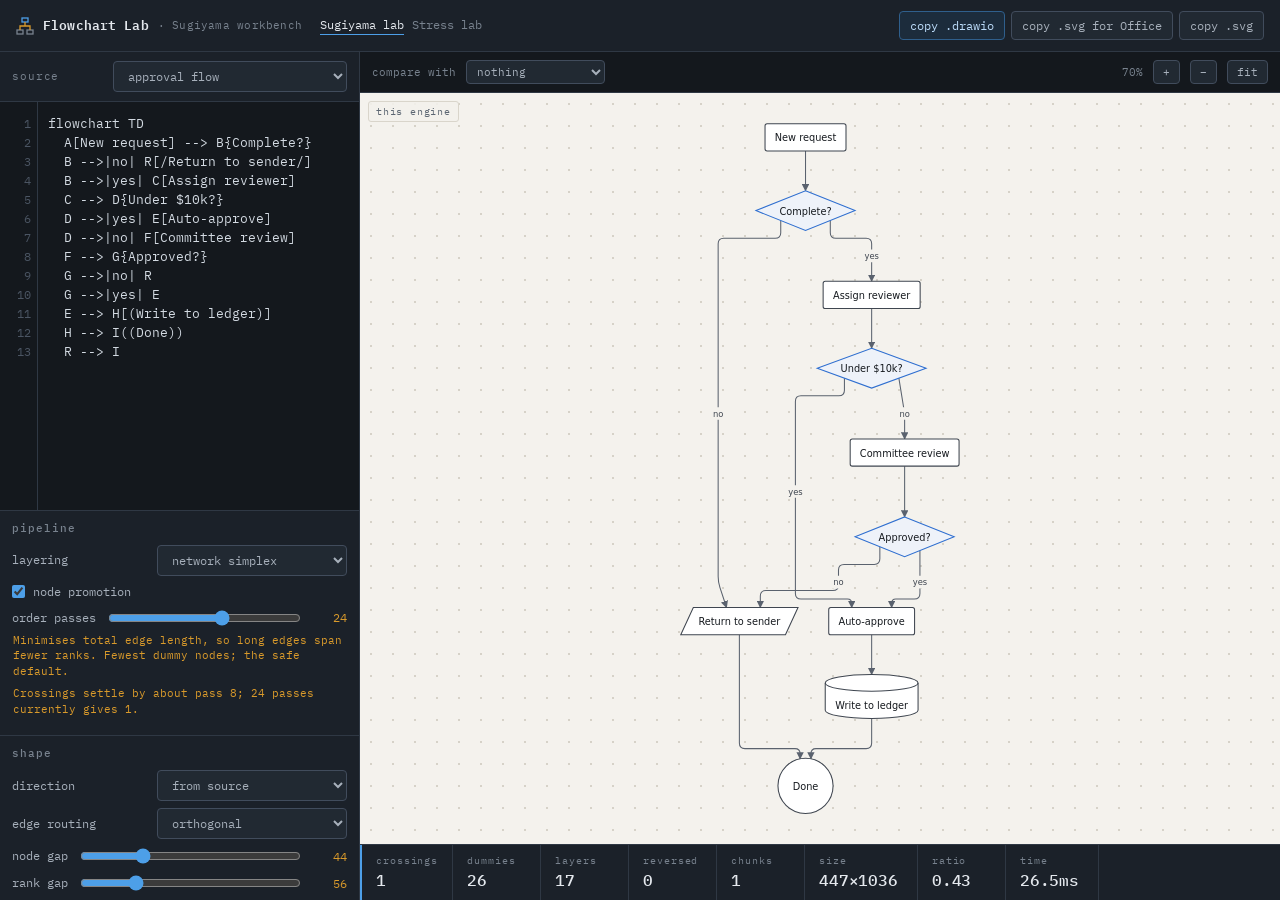
<file: index.html>
<!DOCTYPE html>
<html lang="en">
<head>
<meta charset="utf-8">
<meta name="viewport" content="width=device-width, initial-scale=1">
<title>Flowchart Lab — Sugiyama layout workbench</title>
<meta name="description" content="A Sugiyama-pipeline flowchart layout engine you can take apart: swap the layering algorithm, watch the crossing count move, compare the result against mermaid, export to draw.io or Office.">
<meta name="theme-color" content="#14181d">
<meta name="color-scheme" content="dark">
<link rel="icon" href="data:image/svg+xml,%3Csvg xmlns='http://www.w3.org/2000/svg' viewBox='0 0 18 18'%3E%3Crect width='18' height='18' rx='3' fill='%2314181d'/%3E%3Crect x='6' y='2' width='6' height='4' fill='none' stroke='%234d9fe8' stroke-width='1.6'/%3E%3Crect x='1' y='12' width='6' height='4' fill='none' stroke='%2378828e' stroke-width='1.6'/%3E%3Crect x='11' y='12' width='6' height='4' fill='none' stroke='%2378828e' stroke-width='1.6'/%3E%3Cpath d='M9 6v3H4v3M9 9h5v3' fill='none' stroke='%23d99a2b' stroke-width='1.6'/%3E%3C/svg%3E">
<meta property="og:type" content="website">
<meta property="og:title" content="Flowchart Lab">
<meta property="og:description" content="A Sugiyama-pipeline flowchart layout engine you can take apart, side by side with mermaid.">
<meta name="twitter:card" content="summary">
<link rel="preconnect" href="https://fonts.googleapis.com">
<link rel="preconnect" href="https://fonts.gstatic.com" crossorigin>
<link href="https://fonts.googleapis.com/css2?family=IBM+Plex+Mono:wght@400;500;600&display=swap" rel="stylesheet">
<link rel="stylesheet" href="lab.css">
</head>
<body>

<header>
  <span class="mark">
    <svg width="18" height="18" viewBox="0 0 18 18" aria-hidden="true">
      <rect x="6" y="1" width="6" height="4" fill="none" stroke="#4d9fe8" stroke-width="1.3"/>
      <rect x="1" y="13" width="6" height="4" fill="none" stroke="#78828e" stroke-width="1.3"/>
      <rect x="11" y="13" width="6" height="4" fill="none" stroke="#78828e" stroke-width="1.3"/>
      <path d="M9 5v4H4v4M9 9h5v4" fill="none" stroke="#d99a2b" stroke-width="1.3"/>
    </svg>
    Flowchart Lab <small>· Sugiyama workbench</small>
  </span>
  <span class="siblings">
    <a href="index.html" class="on">Sugiyama lab</a>
    <a href="sgd.html">Stress lab</a>
  </span>
  <span class="spacer"></span>
  <span class="exports">
    <button id="ex-drawio" class="primary" title="draw.io XML on the clipboard — paste into diagrams.net via Extras &gt; Edit Diagram">copy .drawio</button>
    <button id="ex-office" title="Flat SVG on the clipboard — paste into PowerPoint, then Convert to Shape">copy .svg for Office</button>
    <button id="ex-svg" title="Styled SVG on the clipboard, for the web">copy .svg</button>
  </span>
</header>

<main>
  <section class="side">
    <div class="side-head">
      <span>source</span>
      <select id="preset" title="Load an example">
        <option value="approval">approval flow</option>
        <option value="chain">long chain (wrap demo)</option>
        <option value="crossy">crossing stress</option>
        <option value="state">retry state machine</option>
        <option value="wide">wide fan</option>
        <option value="incident">very long: incident response</option>
      </select>
    </div>
    <div class="editor-wrap">
      <div class="gutter" id="gutter">1</div>
      <textarea id="src" spellcheck="false" aria-label="Flowchart source"></textarea>
    </div>
    <div class="errbar" id="err"></div>

    <div class="controls">
      <div class="grp">
        <h4>pipeline</h4>
        <div class="row">
          <label for="layering">layering</label>
          <select id="layering">
            <option value="network-simplex">network simplex</option>
            <option value="longest-path">longest path</option>
            <option value="coffman-graham">coffman-graham</option>
          </select>
        </div>
        <div class="row" id="cgrow" style="display:none">
          <label for="cgw">max width</label>
          <input type="number" id="cgw" min="1" max="12" value="4">
        </div>
        <div class="row">
          <label class="check"><input type="checkbox" id="promote" checked> node promotion</label>
        </div>
        <div class="row">
          <label for="iters">order passes</label>
          <input type="range" id="iters" min="0" max="40" value="24">
          <span class="val" id="itersv">24</span>
        </div>
        <p class="effect" id="fx-layering"></p>
        <p class="effect" id="fx-iters"></p>
      </div>

      <div class="grp">
        <h4>shape</h4>
        <div class="row">
          <label for="dir">direction</label>
          <select id="dir">
            <option value="">from source</option>
            <option value="TB">top to bottom</option>
            <option value="LR">left to right</option>
            <option value="BT">bottom to top</option>
            <option value="RL">right to left</option>
          </select>
        </div>
        <div class="row">
          <label for="routing">edge routing</label>
          <select id="routing">
            <option value="orthogonal">orthogonal</option>
            <option value="polyline">polyline</option>
            <option value="spline">spline</option>
          </select>
        </div>
        <div class="row"><label for="nodeSep">node gap</label>
          <input type="range" id="nodeSep" min="16" max="120" value="44"><span class="val" id="nodeSepv">44</span></div>
        <div class="row"><label for="rankSep">rank gap</label>
          <input type="range" id="rankSep" min="24" max="160" value="56"><span class="val" id="rankSepv">56</span></div>
        <p class="effect" id="fx-routing"></p>
      </div>

      <div class="grp">
        <h4>wrapping</h4>
        <div class="row">
          <label class="check"><input type="checkbox" id="wrap"> cut and stack</label>
        </div>
        <div class="row">
          <label for="ar">target ratio</label>
          <input type="range" id="ar" min="0.4" max="4" step="0.1" value="1.6">
          <span class="val" id="arv">1.6</span>
        </div>
        <p class="effect" id="fx-wrap"></p>
      </div>
    </div>
  </section>

  <section class="stage">
    <div class="stage-head">
      <label for="engine" style="color:var(--dim)">compare with</label>
      <select id="engine" style="font-size:11px; padding:3px 6px">
        <option value="none">nothing</option>
        <option value="mermaid">mermaid (dagre)</option>
        <option value="mermaid-elk">mermaid (ELK)</option>
      </select>
      <span id="cmpstat" style="color:var(--dim)"></span>
      <span class="spacer"></span>
      <span id="zoomlabel">100%</span>
      <button class="zoombtn" id="zin">+</button>
      <button class="zoombtn" id="zout">−</button>
      <button class="zoombtn" id="zfit">fit</button>
    </div>
    <div class="panes">
      <div class="pane">
        <span class="pane-tag" id="tag-a">this engine</span>
        <div id="canvas" tabindex="0" role="img" aria-label="Rendered flowchart"></div>
      </div>
      <div class="pane" id="compare">
        <span class="pane-tag" id="tag-b">mermaid</span>
        <div id="cmpview"></div>
      </div>
    </div>
    <div class="readout" id="readout"></div>
  </section>
</main>


<script src="engine.js"></script>
<script src="exporters.js"></script>
<script src="lab-ui.js"></script>
<script src="app.js"></script>
</body>
</html>
</file>
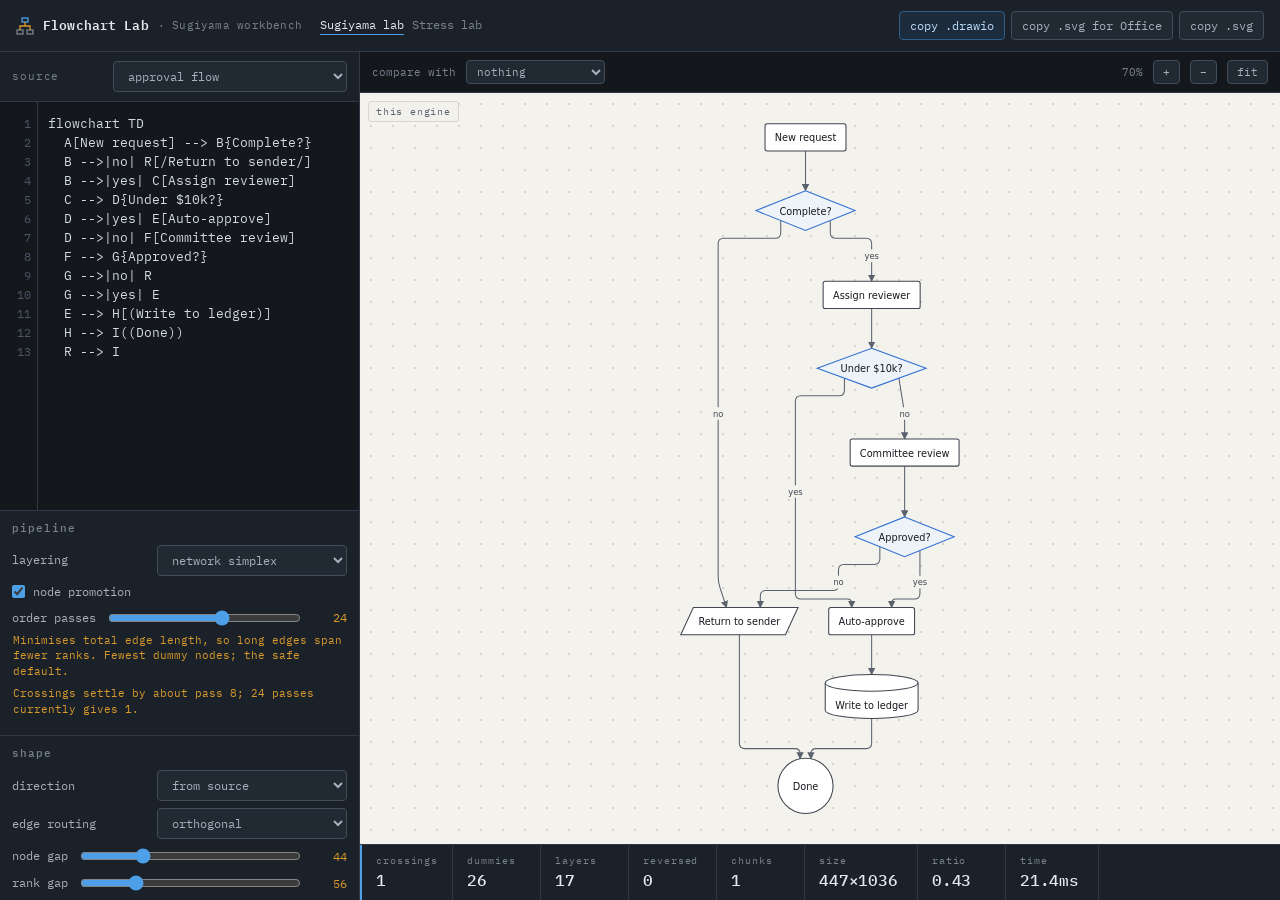
<file: flowchart-lab.html>
<!DOCTYPE html>
<html lang="en">
<head>
<meta charset="utf-8">
<meta name="viewport" content="width=device-width, initial-scale=1">
<title>Flowchart Lab — Sugiyama layout workbench</title>
<meta name="description" content="A Sugiyama-pipeline flowchart layout engine you can take apart: swap the layering algorithm, watch the crossing count move, compare the result against mermaid, export to draw.io or Office.">
<meta name="theme-color" content="#14181d">
<meta name="color-scheme" content="dark">
<link rel="icon" href="data:image/svg+xml,%3Csvg xmlns='http://www.w3.org/2000/svg' viewBox='0 0 18 18'%3E%3Crect width='18' height='18' rx='3' fill='%2314181d'/%3E%3Crect x='6' y='2' width='6' height='4' fill='none' stroke='%234d9fe8' stroke-width='1.6'/%3E%3Crect x='1' y='12' width='6' height='4' fill='none' stroke='%2378828e' stroke-width='1.6'/%3E%3Crect x='11' y='12' width='6' height='4' fill='none' stroke='%2378828e' stroke-width='1.6'/%3E%3Cpath d='M9 6v3H4v3M9 9h5v3' fill='none' stroke='%23d99a2b' stroke-width='1.6'/%3E%3C/svg%3E">
<meta property="og:type" content="website">
<meta property="og:title" content="Flowchart Lab">
<meta property="og:description" content="A Sugiyama-pipeline flowchart layout engine you can take apart, side by side with mermaid.">
<meta name="twitter:card" content="summary">
<link rel="preconnect" href="https://fonts.googleapis.com">
<link rel="preconnect" href="https://fonts.gstatic.com" crossorigin>
<link href="https://fonts.googleapis.com/css2?family=IBM+Plex+Mono:wght@400;500;600&display=swap" rel="stylesheet">
<style>/* lab.css */
:root{
  --graphite:#14181d; --slate:#1b2129; --panel:#212932; --panel-hi:#28313c;
  --rule:#2f3844; --rule-hi:#414c5c;
  --vellum:#f4f2ed; --ink:#161a1f;
  --dim:#78828e; --mid:#a7b0bb; --bright:#e4e8ed;
  --signal:#4d9fe8; --trace:#d99a2b; --good:#5fb37a; --bad:#d97070;
  --mono:"IBM Plex Mono", ui-monospace, SFMono-Regular, Menlo, Consolas, monospace;
}
*{box-sizing:border-box}
html,body{height:100%}
body{
  margin:0; background:var(--graphite); color:var(--mid);
  font-family:var(--mono); font-size:13px; line-height:1.5;
  -webkit-font-smoothing:antialiased;
  display:grid; grid-template-rows:auto minmax(0,1fr);
}

/* ---------- header ---------- */
header{
  display:flex; align-items:center; gap:18px; padding:0 16px; height:52px;
  border-bottom:1px solid var(--rule); background:var(--slate);
}
.mark{display:flex; align-items:center; gap:9px; color:var(--bright); font-weight:600; letter-spacing:.01em}
.mark svg{display:block}
.mark small{color:var(--dim); font-weight:400; letter-spacing:.02em}
.spacer{flex:1}
.exports{display:flex; gap:6px; flex-wrap:wrap}

button, select, input[type=number]{
  font-family:var(--mono); font-size:12px; color:var(--mid);
  background:var(--panel); border:1px solid var(--rule-hi); border-radius:4px;
  padding:6px 10px; cursor:pointer; transition:background .12s, border-color .12s, color .12s;
}
button:hover, select:hover{background:var(--panel-hi); color:var(--bright); border-color:#4e5a6b}
button:active{transform:translateY(1px)}
button:focus-visible, select:focus-visible, textarea:focus-visible, input:focus-visible{
  outline:2px solid var(--signal); outline-offset:1px;
}
button.primary{border-color:#2f5f8c; color:#bcdcfa; background:#1c2c3c}
button.primary:hover{background:#23384c; color:#e2f0ff}
select{padding-right:6px}

/* ---------- main ---------- */
main{display:grid; grid-template-columns:minmax(280px,360px) minmax(0,1fr); min-height:0}

/* ---------- left ---------- */
.side{display:flex; flex-direction:column; min-height:0; border-right:1px solid var(--rule); background:var(--slate)}
.side-head{
  display:flex; align-items:center; justify-content:space-between; gap:8px;
  padding:9px 12px; border-bottom:1px solid var(--rule);
  font-size:11px; letter-spacing:.08em; color:var(--dim);
}
.editor-wrap{position:relative; display:flex; min-height:140px; flex:1 1 auto; overflow:hidden}
.gutter{
  padding:12px 6px 12px 10px; text-align:right; color:#4b5563; background:var(--graphite);
  font-size:12px; line-height:19px; user-select:none; overflow:hidden; border-right:1px solid var(--rule);
  white-space:pre;
  min-width:38px;
}
textarea#src{
  flex:1; resize:none; border:0; outline:none; padding:12px 12px 12px 10px;
  background:var(--graphite); color:#d3dae2; caret-color:var(--signal);
  font-family:var(--mono); font-size:12.5px; line-height:19px; tab-size:2;
  overflow:auto; white-space:pre; scrollbar-width:thin;
}
.errbar{
  padding:7px 12px; font-size:11.5px; color:#f0b4b4; background:#2a1c1c;
  border-top:1px solid #4a2a2a; display:none; white-space:pre-wrap;
}
.errbar.on{display:block}

.controls{border-top:1px solid var(--rule); overflow-y:auto; flex:0 0 auto; max-height:46%}
.grp{padding:10px 12px; border-bottom:1px solid var(--rule)}
.grp h4{margin:0 0 8px; font-size:10.5px; letter-spacing:.1em; color:var(--dim); font-weight:500}
.row{display:flex; align-items:center; justify-content:space-between; gap:10px; margin-bottom:7px}
.row:last-child{margin-bottom:0}
.row label{font-size:12px; color:var(--mid); flex:0 0 auto}
.row select, .row input[type=number]{flex:1 1 auto; min-width:0; max-width:190px}
.row input[type=number]{max-width:82px; cursor:text}
input[type=range]{flex:1; accent-color:var(--signal); min-width:0}
.val{font-size:11.5px; color:var(--trace); min-width:34px; text-align:right}
.check{display:flex; align-items:center; gap:8px; cursor:pointer; font-size:12px; color:var(--mid)}
.check input{accent-color:var(--signal); cursor:pointer; margin:0}
.hint{font-size:11px; color:var(--dim); line-height:1.55; margin:8px 0 0}
.hint code{color:var(--mid); background:var(--panel); padding:1px 4px; border-radius:3px; font-size:10.5px}

/* ---------- canvas ---------- */
.stage{display:flex; flex-direction:column; min-width:0; min-height:320px; background:var(--graphite)}
.panes{flex:1; display:flex; min-height:0}
.pane{flex:1; min-width:0; position:relative; display:flex; flex-direction:column}
.pane + .pane{border-left:1px solid var(--rule)}
.pane-tag{
  position:absolute; top:8px; left:8px; z-index:3; pointer-events:none;
  font-size:10px; letter-spacing:.08em; color:#5c6672;
  background:rgba(244,242,237,.86); border:1px solid #d9d5cb; border-radius:3px; padding:2px 7px;
}
#compare{display:none}
#compare.on{display:flex}
#cmpview{
  flex:1; min-height:0; overflow:hidden; background:var(--vellum); position:relative;
  background-image:radial-gradient(#d6d2c8 1px, transparent 1px); background-size:22px 22px;
}
#cmpview svg{width:100%; height:100%; display:block}
.cmp-msg{
  position:absolute; inset:0; display:flex; align-items:center; justify-content:center;
  text-align:center; padding:24px; color:#6a7480; font-size:12px; line-height:1.7;
}
.cmp-msg b{color:#3f4650; font-weight:500; display:block; margin-bottom:6px}
.effect{
  font-size:10.5px; color:var(--trace); margin:-2px 0 8px; line-height:1.5;
  padding-left:1px; min-height:15px;
}
.nochange{color:var(--dim)}
.stage-head{
  display:flex; align-items:center; gap:10px; padding:8px 12px;
  border-bottom:1px solid var(--rule); font-size:11px; color:var(--dim);
}
.stage-head .spacer{flex:1}
.zoombtn{padding:4px 9px; font-size:11px}
#canvas{
  flex:1; min-height:240px; overflow:hidden; position:relative;
  background:var(--vellum); cursor:grab;
  background-image:radial-gradient(#d6d2c8 1px, transparent 1px);
  background-size:22px 22px;
}
#canvas.drag{cursor:grabbing}
#canvas svg{position:absolute; top:0; left:0; width:100%; height:100%}
.fl-node, .fl-edge{transition:transform .28s cubic-bezier(.4,0,.2,1), opacity .16s linear}
.fl-node:hover > :first-child{stroke-width:2.4}

/* ---------- readout: the instrument strip ---------- */
.readout{
  display:flex; align-items:stretch; gap:0; border-top:1px solid var(--rule);
  background:var(--slate); overflow-x:auto; scrollbar-width:thin;
}
.metric{
  padding:8px 14px; border-right:1px solid var(--rule); min-width:88px; flex:0 0 auto;
}
.metric .k{font-size:10px; letter-spacing:.09em; color:var(--dim); display:block}
.metric .v{font-size:16px; color:var(--bright); font-weight:500; letter-spacing:-.01em}
.metric .d{font-size:10.5px; margin-left:5px; opacity:0; transition:opacity .3s}
.metric .d.on{opacity:1}
.d.up{color:var(--bad)} .d.down{color:var(--good)} .d.flat{color:var(--dim)}
.metric.lead{border-left:2px solid var(--signal)}

@media (max-width:880px){
  main{grid-template-columns:1fr; grid-template-rows:minmax(200px,40%) minmax(0,1fr)}
  .side{border-right:0; border-bottom:1px solid var(--rule)}
  .controls{max-height:none}
  header{height:auto; flex-wrap:wrap; padding:10px 12px; gap:10px}
}
@media (prefers-reduced-motion:reduce){
  .fl-node,.fl-edge,.metric .d{transition:none}
}

/* header links between the two workbenches */
.siblings{display:flex; gap:8px; align-items:center}
.siblings a{color:var(--dim); text-decoration:none; font-size:12px; border-bottom:1px solid transparent}
.siblings a:hover{color:var(--bright); border-color:var(--rule-hi)}
.siblings a.on{color:var(--bright); border-color:var(--signal)}
</style>
</head>
<body>

<header>
  <span class="mark">
    <svg width="18" height="18" viewBox="0 0 18 18" aria-hidden="true">
      <rect x="6" y="1" width="6" height="4" fill="none" stroke="#4d9fe8" stroke-width="1.3"/>
      <rect x="1" y="13" width="6" height="4" fill="none" stroke="#78828e" stroke-width="1.3"/>
      <rect x="11" y="13" width="6" height="4" fill="none" stroke="#78828e" stroke-width="1.3"/>
      <path d="M9 5v4H4v4M9 9h5v4" fill="none" stroke="#d99a2b" stroke-width="1.3"/>
    </svg>
    Flowchart Lab <small>· Sugiyama workbench</small>
  </span>
  <span class="siblings">
    <a href="https://nlqd.github.io/flowchart-lab/index.html" class="on">Sugiyama lab</a>
    <a href="https://nlqd.github.io/flowchart-lab/sgd.html">Stress lab</a>
  </span>
  <span class="spacer"></span>
  <span class="exports">
    <button id="ex-drawio" class="primary" title="draw.io XML on the clipboard — paste into diagrams.net via Extras &gt; Edit Diagram">copy .drawio</button>
    <button id="ex-office" title="Flat SVG on the clipboard — paste into PowerPoint, then Convert to Shape">copy .svg for Office</button>
    <button id="ex-svg" title="Styled SVG on the clipboard, for the web">copy .svg</button>
  </span>
</header>

<main>
  <section class="side">
    <div class="side-head">
      <span>source</span>
      <select id="preset" title="Load an example">
        <option value="approval">approval flow</option>
        <option value="chain">long chain (wrap demo)</option>
        <option value="crossy">crossing stress</option>
        <option value="state">retry state machine</option>
        <option value="wide">wide fan</option>
        <option value="incident">very long: incident response</option>
      </select>
    </div>
    <div class="editor-wrap">
      <div class="gutter" id="gutter">1</div>
      <textarea id="src" spellcheck="false" aria-label="Flowchart source"></textarea>
    </div>
    <div class="errbar" id="err"></div>

    <div class="controls">
      <div class="grp">
        <h4>pipeline</h4>
        <div class="row">
          <label for="layering">layering</label>
          <select id="layering">
            <option value="network-simplex">network simplex</option>
            <option value="longest-path">longest path</option>
            <option value="coffman-graham">coffman-graham</option>
          </select>
        </div>
        <div class="row" id="cgrow" style="display:none">
          <label for="cgw">max width</label>
          <input type="number" id="cgw" min="1" max="12" value="4">
        </div>
        <div class="row">
          <label class="check"><input type="checkbox" id="promote" checked> node promotion</label>
        </div>
        <div class="row">
          <label for="iters">order passes</label>
          <input type="range" id="iters" min="0" max="40" value="24">
          <span class="val" id="itersv">24</span>
        </div>
        <p class="effect" id="fx-layering"></p>
        <p class="effect" id="fx-iters"></p>
      </div>

      <div class="grp">
        <h4>shape</h4>
        <div class="row">
          <label for="dir">direction</label>
          <select id="dir">
            <option value="">from source</option>
            <option value="TB">top to bottom</option>
            <option value="LR">left to right</option>
            <option value="BT">bottom to top</option>
            <option value="RL">right to left</option>
          </select>
        </div>
        <div class="row">
          <label for="routing">edge routing</label>
          <select id="routing">
            <option value="orthogonal">orthogonal</option>
            <option value="polyline">polyline</option>
            <option value="spline">spline</option>
          </select>
        </div>
        <div class="row"><label for="nodeSep">node gap</label>
          <input type="range" id="nodeSep" min="16" max="120" value="44"><span class="val" id="nodeSepv">44</span></div>
        <div class="row"><label for="rankSep">rank gap</label>
          <input type="range" id="rankSep" min="24" max="160" value="56"><span class="val" id="rankSepv">56</span></div>
        <p class="effect" id="fx-routing"></p>
      </div>

      <div class="grp">
        <h4>wrapping</h4>
        <div class="row">
          <label class="check"><input type="checkbox" id="wrap"> cut and stack</label>
        </div>
        <div class="row">
          <label for="ar">target ratio</label>
          <input type="range" id="ar" min="0.4" max="4" step="0.1" value="1.6">
          <span class="val" id="arv">1.6</span>
        </div>
        <p class="effect" id="fx-wrap"></p>
      </div>
    </div>
  </section>

  <section class="stage">
    <div class="stage-head">
      <label for="engine" style="color:var(--dim)">compare with</label>
      <select id="engine" style="font-size:11px; padding:3px 6px">
        <option value="none">nothing</option>
        <option value="mermaid">mermaid (dagre)</option>
        <option value="mermaid-elk">mermaid (ELK)</option>
      </select>
      <span id="cmpstat" style="color:var(--dim)"></span>
      <span class="spacer"></span>
      <span id="zoomlabel">100%</span>
      <button class="zoombtn" id="zin">+</button>
      <button class="zoombtn" id="zout">−</button>
      <button class="zoombtn" id="zfit">fit</button>
    </div>
    <div class="panes">
      <div class="pane">
        <span class="pane-tag" id="tag-a">this engine</span>
        <div id="canvas" tabindex="0" role="img" aria-label="Rendered flowchart"></div>
      </div>
      <div class="pane" id="compare">
        <span class="pane-tag" id="tag-b">mermaid</span>
        <div id="cmpview"></div>
      </div>
    </div>
    <div class="readout" id="readout"></div>
  </section>
</main>


<script>/* engine.js */
/* flowchart layout engine
   Sugiyama pipeline:
     1 cycle breaking      greedy FAS (Eades, Lin, Smyth 1993)
     2 layering            longest-path | Coffman-Graham | network simplex (GKNV 1993)
                           + optional node promotion (Nikolov & Tarassov 2006)
     3 ordering            weighted median (GKNV) + transpose, scored with
                           accumulator-tree crossing counting (Barth, Junger, Mutzel 2002)
     4 x-coordinates       Brandes & Kopf 2002, size-aware delta
     5 wrapping            cut-and-stack for aspect ratio (after Ruegg et al.)
     6 routing             polyline | orthogonal | spline
*/
(function (root, factory) {
  if (typeof module === 'object' && module.exports) module.exports = factory();
  else root.FlowLayout = factory();
})(typeof self !== 'undefined' ? self : this, function () {
  'use strict';

  /* ------------------------------------------------------------------ *
   * text measurement (injectable; browser overrides with canvas)
   * ------------------------------------------------------------------ */
  var measure = function (text, size, weight) {
    var w = 0;
    for (var i = 0; i < text.length; i++) {
      var c = text.charCodeAt(i);
      if (c >= 0x3000) w += 1.0;
      else if ('iljtfrI.,:;\'!|'.indexOf(text[i]) >= 0) w += 0.32;
      else if ('mwMW@'.indexOf(text[i]) >= 0) w += 0.92;
      else if (text[i] === text[i].toUpperCase() && /[A-Z]/.test(text[i])) w += 0.68;
      else w += 0.55;
    }
    return w * size * (weight >= 500 ? 1.04 : 1);
  };
  function setMeasurer(fn) { measure = fn; }

  /* ------------------------------------------------------------------ *
   * 0. parser  (mermaid-flavoured subset)
   * ------------------------------------------------------------------ */
  var SHAPES = [
    [/^\(\((.*)\)\)$/, 'circle'],
    [/^\(\[(.*)\]\)$/, 'stadium'],
    [/^\[\((.*)\)\]$/, 'cylinder'],
    [/^\{\{(.*)\}\}$/, 'hexagon'],
    [/^\[\/(.*)\/\]$/, 'parallelogram'],
    [/^\[\\(.*)\\\]$/, 'parallelogram'],
    [/^\{(.*)\}$/, 'diamond'],
    [/^\((.*)\)$/, 'round'],
    [/^\[(.*)\]$/, 'rect']
  ];
  /* A link is any run of dashes, equals or dots, optionally opened with `<` and closed
     with an arrowhead.  Mermaid lets you pad a link to make it span more ranks, so
     `-->`, `--->` and `----->` are the same link; matching a fixed set of three-character
     tokens silently dropped every padded edge. */
  var LINK_SRC = '<?(?:-\\.{1,3}-|\\.-|-\\.|-{2,}|={2,})[->ox]?';
  var EDGE_RE = new RegExp('(' + LINK_SRC + ')(?:\\s*\\|[^|]*\\|)?');
  /* the second label form: `A -- text --> B`.  Only a bare two-character opener starts
     one, which is what keeps `A --- B --- C` a pair of links rather than a label. */
  var INLINE_RE = new RegExp('^(\\s*)([^|]*?)\\s*(' + LINK_SRC + ')');

  function linkStyle(link) {
    if (link.indexOf('.') >= 0) return 'dashed';
    if (link.indexOf('=') >= 0) return 'thick';
    return 'solid';
  }
  function linkArrow(link) {
    return '>ox'.indexOf(link.charAt(link.length - 1)) >= 0 ? 'normal' : 'none';
  }

  /* Everything inside a node's brackets or quotes is label text, so a label reading
     "retry --> give up" must not be mistaken for a link.  Blank those spans out, match
     against the blanked copy, and slice the original by the index it reports.  The mask
     is the same length as the line so the indices line up. */
  function maskLabels(line) {
    var out = line.split(''), depth = 0, quote = null;
    for (var i = 0; i < out.length; i++) {
      var c = out[i];
      if (quote) { if (c === quote) quote = null; out[i] = ' '; continue; }
      if (depth > 0 && (c === '"' || c === "'")) { quote = c; out[i] = ' '; continue; }
      if (c === '[' || c === '(' || c === '{') { depth++; continue; }
      if (c === ']' || c === ')' || c === '}') { if (depth > 0) depth--; continue; }
      if (depth > 0) out[i] = ' ';
    }
    return out.join('');
  }

  function parseNodeRef(raw, nodes, order) {
    var s = raw.trim();
    if (!s) return null;
    var m = s.match(/^([A-Za-z0-9_.\u00c0-\uffff-]+)([\s\S]*)$/);
    if (!m) return null;
    var id = m[1], rest = m[2].trim(), shape = null, label = null;
    if (rest) {
      for (var i = 0; i < SHAPES.length; i++) {
        var mm = rest.match(SHAPES[i][0]);
        if (mm) { shape = SHAPES[i][1]; label = mm[1]; break; }
      }
      if (!shape) { shape = 'rect'; label = rest; }
    }
    if (!nodes[id]) { nodes[id] = { id: id, label: id, shape: 'rect' }; order.push(id); }
    if (label !== null) {
      nodes[id].label = label.replace(/^["']|["']$/g, '').replace(/<br\s*\/?>/gi, '\n');
      nodes[id].shape = shape;
    }
    return id;
  }

  function parseLine(line, lineNo, nodes, order, edges, errors) {
    var mask = maskLabels(line);
    var cursor = 0, prev = null, guard = 0;
    while (guard++ < 200) {
      var m = mask.slice(cursor).match(EDGE_RE);
      if (!m) {
        var tail = line.slice(cursor);
        if (tail.trim() && !parseNodeRef(tail, nodes, order)) {
          errors.push('line ' + lineNo + ': cannot read "' + tail.trim() + '"');
        }
        return;
      }
      var linkAt = cursor + m.index;
      var from = parseNodeRef(line.slice(cursor, linkAt), nodes, order) || prev;
      cursor = linkAt + m[0].length;

      var whole = line.substr(linkAt, m[0].length);
      var link = line.substr(linkAt, m[1].length);
      var piped = whole.match(/\|([^|]*)\|\s*$/);
      var label = piped ? piped[1].trim() : '';

      if (!label && /^(--|==|-\.)$/.test(link)) {
        var inline = mask.slice(cursor).match(INLINE_RE);
        if (inline) {
          label = line.substr(cursor + inline[1].length, inline[2].length).trim();
          link = inline[3];
          cursor += inline[0].length;
        }
      }

      var nextM = mask.slice(cursor).match(EDGE_RE);
      var rightEnd = nextM ? cursor + nextM.index : line.length;
      var to = parseNodeRef(line.slice(cursor, rightEnd), nodes, order);

      if (from && to) {
        edges.push({
          from: from, to: to,
          label: label.replace(/^["']|["']$/g, ''),
          style: linkStyle(link), arrow: linkArrow(link)
        });
      } else if (!from) {
        errors.push('line ' + lineNo + ': link "' + link + '" has nothing on its left');
      } else {
        errors.push('line ' + lineNo + ': link from "' + from + '" has no target');
      }

      prev = to;
      if (!nextM) return;
    }
  }

  function parse(src) {
    var nodes = {}, order = [], edges = [], dir = 'TB', errors = [];
    var lines = String(src).split(/\r?\n/);
    for (var li = 0; li < lines.length; li++) {
      var line = lines[li].replace(/%%.*$/, '').trim();
      if (!line) continue;
      var h = line.match(/^(?:flowchart|graph)\s+(TB|TD|BT|LR|RL)\s*$/i);
      if (h) { dir = h[1].toUpperCase() === 'TD' ? 'TB' : h[1].toUpperCase(); continue; }
      if (/^(subgraph|end|click|style|classDef|class|linkStyle)\b/i.test(line)) continue;

      parseLine(line, li + 1, nodes, order, edges, errors);
    }
    return {
      nodes: order.map(function (id) { return nodes[id]; }),
      edges: edges, dir: dir, errors: errors
    };
  }

  /* ------------------------------------------------------------------ *
   * node sizing
   * ------------------------------------------------------------------ */
  function sizeNodes(nodes, o) {
    nodes.forEach(function (n) {
      var lines = String(n.label).split('\n');
      var tw = 0;
      lines.forEach(function (l) { tw = Math.max(tw, measure(l, o.fontSize, 500)); });
      var th = lines.length * o.fontSize * 1.35;
      var padX = o.padX, padY = o.padY;
      if (n.shape === 'diamond') { padX = o.padX * 2.4; padY = o.padY * 1.9; }
      if (n.shape === 'circle') { padX = o.padX * 1.5; padY = o.padY * 1.5; }
      if (n.shape === 'hexagon' || n.shape === 'parallelogram') padX = o.padX * 1.8;
      if (n.shape === 'cylinder') padY = o.padY * 1.6;
      n.w = Math.max(o.minW, Math.round(tw + padX * 2));
      n.h = Math.max(o.minH, Math.round(th + padY * 2));
      if (n.shape === 'circle') { var d = Math.max(n.w, n.h); n.w = d; n.h = d; }
      n.textDy = 0;
      if (n.shape === 'cylinder') {
        // the top cap dips to y+2e at the horizontal centre, which is exactly where the
        // label sits.  Reserve that depth and push the text below it.
        var cap = Math.min(12, n.h / 4);
        n.h += cap;
        n.textDy = cap;
      }
      n.lines = lines;
    });
  }

  /* ------------------------------------------------------------------ *
   * 1. cycle breaking - greedy feedback arc set (Eades/Lin/Smyth)
   * ------------------------------------------------------------------ */
  function greedyFAS(ids, edges) {
    var alive = {}, out = {}, inn = {};
    ids.forEach(function (id) { alive[id] = true; out[id] = []; inn[id] = []; });
    edges.forEach(function (e, i) {
      if (e.from === e.to) return;
      out[e.from].push(i); inn[e.to].push(i);
    });
    var outDeg = {}, inDeg = {};
    ids.forEach(function (id) { outDeg[id] = out[id].length; inDeg[id] = inn[id].length; });

    var removed = {}, s1 = [], s2 = [], left = ids.length;
    function drop(v) {
      alive[v] = false; removed[v] = true; left--;
      out[v].forEach(function (i) { if (alive[edges[i].to]) inDeg[edges[i].to]--; });
      inn[v].forEach(function (i) { if (alive[edges[i].from]) outDeg[edges[i].from]--; });
    }
    var guard = 0;
    while (left > 0 && guard++ < ids.length * 4 + 16) {
      var moved = true;
      while (moved) {
        moved = false;
        for (var i = 0; i < ids.length; i++) {
          var v = ids[i];
          if (alive[v] && outDeg[v] === 0) { s2.unshift(v); drop(v); moved = true; }
        }
      }
      moved = true;
      while (moved) {
        moved = false;
        for (var j = 0; j < ids.length; j++) {
          var u = ids[j];
          if (alive[u] && inDeg[u] === 0) { s1.push(u); drop(u); moved = true; }
        }
      }
      if (left > 0) {
        var best = null, bestD = -Infinity;
        for (var k = 0; k < ids.length; k++) {
          var w = ids[k];
          if (!alive[w]) continue;
          var d = outDeg[w] - inDeg[w];
          if (d > bestD) { bestD = d; best = w; }
        }
        if (best === null) break;
        s1.push(best); drop(best);
      }
    }
    ids.forEach(function (id) { if (!removed[id]) s1.push(id); });

    var pos = {};
    s1.concat(s2).forEach(function (id, i) { pos[id] = i; });
    var reversed = [];
    edges.forEach(function (e, i) {
      if (e.from === e.to) { e.selfLoop = true; return; }
      if (pos[e.from] > pos[e.to]) { e.reversed = true; reversed.push(i); }
      else e.reversed = false;
    });
    return reversed;
  }

  /* ------------------------------------------------------------------ *
   * 2. layering
   * ------------------------------------------------------------------ */
  function buildDag(ids, edges) {
    var succ = {}, pred = {};
    ids.forEach(function (id) { succ[id] = []; pred[id] = []; });
    edges.forEach(function (e) {
      if (e.selfLoop) return;
      var a = e.reversed ? e.to : e.from, b = e.reversed ? e.from : e.to;
      succ[a].push(b); pred[b].push(a);
    });
    return { succ: succ, pred: pred };
  }

  function topoOrder(ids, dag) {
    var indeg = {}, q = [], out = [];
    ids.forEach(function (id) { indeg[id] = dag.pred[id].length; if (!indeg[id]) q.push(id); });
    while (q.length) {
      var v = q.shift(); out.push(v);
      dag.succ[v].forEach(function (w) { if (--indeg[w] === 0) q.push(w); });
    }
    ids.forEach(function (id) { if (out.indexOf(id) < 0) out.push(id); });
    return out;
  }

  function longestPath(ids, dag) {
    var layer = {}, order = topoOrder(ids, dag);
    order.forEach(function (v) {
      var m = 0;
      dag.pred[v].forEach(function (u) { m = Math.max(m, (layer[u] || 0) + 1); });
      layer[v] = m;
    });
    return layer;
  }

  function coffmanGraham(ids, dag, W) {
    var n = ids.length, label = {}, labelled = {}, count = 0;
    while (count < n) {
      var cand = null, candKey = null;
      for (var i = 0; i < n; i++) {
        var v = ids[i];
        if (labelled[v]) continue;
        var ok = dag.pred[v].every(function (u) { return labelled[u]; });
        if (!ok) continue;
        var key = dag.pred[v].map(function (u) { return label[u]; }).sort(function (a, b) { return b - a; });
        if (cand === null || lexLess(key, candKey)) { cand = v; candKey = key; }
      }
      if (cand === null) { for (var j = 0; j < n; j++) if (!labelled[ids[j]]) { cand = ids[j]; break; } }
      labelled[cand] = true; label[cand] = ++count;
    }
    function lexLess(a, b) {
      for (var i = 0; i < Math.max(a.length, b.length); i++) {
        var x = a[i] === undefined ? -1 : a[i], y = b[i] === undefined ? -1 : b[i];
        if (x !== y) return x < y;
      }
      return false;
    }
    var byLabelDesc = ids.slice().sort(function (a, b) { return label[b] - label[a]; });
    var lvl = {}, k = 0, size = 0;
    byLabelDesc.forEach(function (v) {
      var ready = dag.succ[v].every(function (w) { return lvl[w] !== undefined && lvl[w] < k; });
      if (size >= W || !ready) {
        var need = 0;
        dag.succ[v].forEach(function (w) { if (lvl[w] !== undefined) need = Math.max(need, lvl[w] + 1); });
        k = Math.max(k + 1, need); size = 0;
      }
      lvl[v] = k; size++;
    });
    var maxK = 0; ids.forEach(function (v) { maxK = Math.max(maxK, lvl[v]); });
    var layer = {}; ids.forEach(function (v) { layer[v] = maxK - lvl[v]; });
    return layer;
  }

  /* network simplex (Gansner, Koutsofios, North, Vo 1993) */
  function networkSimplex(ids, dag, edgeList, maxIter) {
    if (!edgeList.length) { var z = {}; ids.forEach(function (i) { z[i] = 0; }); return z; }
    var rank = longestPath(ids, dag);
    var E = edgeList.map(function (e, i) { return { i: i, t: e.t, h: e.h, w: 1, minlen: 1 }; });
    function slack(e) { return rank[e.h] - rank[e.t] - e.minlen; }

    var tree = {}, inTree = {};
    function tightTree() {
      var nodes = {}, count = 0, stack = [ids[0]];
      nodes[ids[0]] = true; count = 1;
      var adj = {}; ids.forEach(function (v) { adj[v] = []; });
      E.forEach(function (e) { adj[e.t].push(e); adj[e.h].push(e); });
      var treeEdges = [];
      while (stack.length) {
        var v = stack.pop();
        adj[v].forEach(function (e) {
          if (slack(e) !== 0) return;
          var o = e.t === v ? e.h : e.t;
          if (nodes[o]) return;
          nodes[o] = true; count++; treeEdges.push(e); stack.push(o);
        });
      }
      return { nodes: nodes, count: count, edges: treeEdges };
    }

    var tt = tightTree(), guard = 0;
    while (tt.count < ids.length && guard++ < ids.length * 4 + 20) {
      var best = null, bestSlack = Infinity, incidentIsTail = false;
      E.forEach(function (e) {
        var a = tt.nodes[e.t], b = tt.nodes[e.h];
        if (a === b) return;
        var s = slack(e);
        if (s < bestSlack) { bestSlack = s; best = e; incidentIsTail = a; }
      });
      if (!best) break;
      var delta = incidentIsTail ? bestSlack : -bestSlack;
      ids.forEach(function (v) { if (tt.nodes[v]) rank[v] += delta; });
      tt = tightTree();
    }

    var treeEdges = tt.edges.slice();
    function components(exclude) {
      var side = {}, adj = {};
      ids.forEach(function (v) { adj[v] = []; });
      treeEdges.forEach(function (e) { if (e === exclude) return; adj[e.t].push(e.h); adj[e.h].push(e.t); });
      var stack = [exclude.t]; side[exclude.t] = 1;
      while (stack.length) {
        var v = stack.pop();
        adj[v].forEach(function (o) { if (!side[o]) { side[o] = 1; stack.push(o); } });
      }
      return side;
    }
    function cutValue(e) {
      var tailSide = components(e), cv = 0;
      E.forEach(function (f) {
        var ft = !!tailSide[f.t], fh = !!tailSide[f.h];
        if (ft === fh) return;
        cv += ft ? f.w : -f.w;
      });
      return cv;
    }

    var iter = 0;
    while (iter++ < (maxIter || 60)) {
      var leave = null;
      for (var i = 0; i < treeEdges.length; i++) {
        if (cutValue(treeEdges[i]) < 0) { leave = treeEdges[i]; break; }
      }
      if (!leave) break;
      var tailSide = components(leave), enter = null, es = Infinity;
      E.forEach(function (f) {
        if (f === leave) return;
        if (!tailSide[f.t] && tailSide[f.h]) {
          var s = slack(f);
          if (s < es) { es = s; enter = f; }
        }
      });
      if (!enter) break;
      treeEdges.splice(treeEdges.indexOf(leave), 1);
      treeEdges.push(enter);
      // re-tighten ranks from the new tree
      var adj = {}; ids.forEach(function (v) { adj[v] = []; });
      treeEdges.forEach(function (e) { adj[e.t].push({ o: e.h, d: e.minlen }); adj[e.h].push({ o: e.t, d: -e.minlen }); });
      var seen = {}, st = [ids[0]]; rank[ids[0]] = 0; seen[ids[0]] = true;
      while (st.length) {
        var v = st.pop();
        adj[v].forEach(function (a) { if (!seen[a.o]) { seen[a.o] = true; rank[a.o] = rank[v] + a.d; st.push(a.o); } });
      }
      ids.forEach(function (v) { if (!seen[v]) rank[v] = rank[v] || 0; });
    }
    var min = Infinity; ids.forEach(function (v) { min = Math.min(min, rank[v]); });
    ids.forEach(function (v) { rank[v] -= min; });
    // repair any constraint the re-tighten broke
    var ord = topoOrder(ids, dag);
    ord.forEach(function (v) {
      dag.pred[v].forEach(function (u) { if (rank[v] <= rank[u]) rank[v] = rank[u] + 1; });
    });
    return rank;
  }

  /* node promotion (Nikolov & Tarassov 2006) - fewer dummies */
  function promote(ids, dag, layer) {
    function promoteVertex(v, lay, depth) {
      if (depth > ids.length) return 1e9;
      var diff = 0;
      dag.pred[v].forEach(function (u) {
        if (lay[u] === lay[v] - 1) diff += promoteVertex(u, lay, depth + 1);
      });
      lay[v] = lay[v] - 1;
      return diff - dag.pred[v].length + dag.succ[v].length;
    }
    var changed = true, rounds = 0;
    while (changed && rounds++ < 8) {
      changed = false;
      for (var i = 0; i < ids.length; i++) {
        var v = ids[i];
        if (!dag.pred[v].length) continue;
        var backup = {}; ids.forEach(function (n) { backup[n] = layer[n]; });
        if (promoteVertex(v, layer, 0) < 0) changed = true;
        else ids.forEach(function (n) { layer[n] = backup[n]; });
      }
    }
    var min = Infinity; ids.forEach(function (v) { min = Math.min(min, layer[v]); });
    ids.forEach(function (v) { layer[v] -= min; });
    return layer;
  }

  /* ------------------------------------------------------------------ *
   * 3. ordering
   * ------------------------------------------------------------------ */
  function countCrossingsBetween(north, south, adjDown, posSouth) {
    var pairs = [];
    north.forEach(function (v, i) {
      (adjDown[v] || []).forEach(function (w) {
        if (posSouth[w] === undefined) return;
        pairs.push([i, posSouth[w]]);
      });
    });
    pairs.sort(function (a, b) { return a[0] - b[0] || a[1] - b[1]; });
    var first = 1;
    while (first < south.length) first *= 2;
    var treeSize = 2 * first - 1;
    first -= 1;
    var tree = new Array(treeSize).fill(0), cross = 0;
    pairs.forEach(function (p) {
      var index = p[1] + first;
      tree[index]++;
      while (index > 0) {
        if (index % 2) cross += tree[index + 1];
        index = (index - 1) >> 1;
        tree[index]++;
      }
    });
    return cross;
  }

  function totalCrossings(layers, adjDown) {
    var total = 0;
    for (var i = 0; i + 1 < layers.length; i++) {
      var posS = {};
      layers[i + 1].forEach(function (v, j) { posS[v] = j; });
      total += countCrossingsBetween(layers[i], layers[i + 1], adjDown, posS);
    }
    return total;
  }

  function medianValue(positions) {
    var P = positions.slice().sort(function (a, b) { return a - b; });
    var m = Math.floor(P.length / 2);
    if (P.length === 0) return -1;
    if (P.length % 2 === 1) return P[m];
    if (P.length === 2) return (P[0] + P[1]) / 2;
    var left = P[m - 1] - P[0], right = P[P.length - 1] - P[m];
    if (left + right === 0) return (P[m - 1] + P[m]) / 2;
    return (P[m - 1] * right + P[m] * left) / (left + right);
  }

  function ordering(layers, adjUp, adjDown, iters) {
    var best = layers.map(function (l) { return l.slice(); });
    var bestCross = totalCrossings(best, adjDown);
    var cur = layers.map(function (l) { return l.slice(); });

    for (var it = 0; it < iters; it++) {
      var down = it % 2 === 0;
      var range = [];
      for (var i = 0; i < cur.length; i++) range.push(i);
      if (!down) range.reverse();
      range.forEach(function (i) {
        var fixedIdx = down ? i - 1 : i + 1;
        if (fixedIdx < 0 || fixedIdx >= cur.length) return;
        var posFixed = {};
        cur[fixedIdx].forEach(function (v, j) { posFixed[v] = j; });
        var adj = down ? adjUp : adjDown;
        var meds = cur[i].map(function (v, idx) {
          var ps = (adj[v] || []).map(function (u) { return posFixed[u]; })
            .filter(function (p) { return p !== undefined; });
          return { v: v, m: medianValue(ps), idx: idx };
        });
        meds.sort(function (a, b) {
          var am = a.m < 0 ? a.idx : a.m, bm = b.m < 0 ? b.idx : b.m;
          return am - bm || a.idx - b.idx;
        });
        cur[i] = meds.map(function (x) { return x.v; });
      });
      transpose(cur, adjUp, adjDown);
      var c = totalCrossings(cur, adjDown);
      if (c < bestCross) { bestCross = c; best = cur.map(function (l) { return l.slice(); }); }
      if (bestCross === 0) break;
    }
    return { layers: best, crossings: bestCross };
  }

  function transpose(layers, adjUp, adjDown) {
    var improved = true, guard = 0;
    while (improved && guard++ < 24) {
      improved = false;
      for (var r = 0; r < layers.length; r++) {
        var L = layers[r];
        for (var i = 0; i + 1 < L.length; i++) {
          var v = L[i], w = L[i + 1];
          if (pairCross(v, w, r, layers, adjUp, adjDown) >
              pairCross(w, v, r, layers, adjUp, adjDown)) {
            L[i] = w; L[i + 1] = v; improved = true;
          }
        }
      }
    }
  }

  function pairCross(v, w, r, layers, adjUp, adjDown) {
    var c = 0;
    [[adjUp, r - 1], [adjDown, r + 1]].forEach(function (pair) {
      var adj = pair[0], idx = pair[1];
      if (idx < 0 || idx >= layers.length) return;
      var pos = {};
      layers[idx].forEach(function (u, j) { pos[u] = j; });
      var pv = (adj[v] || []).map(function (u) { return pos[u]; }).filter(function (x) { return x !== undefined; });
      var pw = (adj[w] || []).map(function (u) { return pos[u]; }).filter(function (x) { return x !== undefined; });
      pv.forEach(function (a) { pw.forEach(function (b) { if (a > b) c++; }); });
    });
    return c;
  }

  /* ------------------------------------------------------------------ *
   * 4. x-coordinates - Brandes & Kopf
   * ------------------------------------------------------------------ */
  function markConflicts(layers, adjUp, isInner) {
    var marked = {};
    function key(u, v) { return u + '\u0000' + v; }
    for (var i = 1; i + 1 < layers.length; i++) {
      var k0 = 0, l = 0, cur = layers[i + 1], prev = layers[i];
      var posPrev = {};
      prev.forEach(function (v, j) { posPrev[v] = j; });
      for (var l1 = 0; l1 < cur.length; l1++) {
        var v = cur[l1];
        var innerUp = null;
        (adjUp[v] || []).forEach(function (u) { if (isInner(u, v)) innerUp = u; });
        if (l1 === cur.length - 1 || innerUp !== null) {
          var k1 = prev.length - 1;
          if (innerUp !== null) k1 = posPrev[innerUp];
          for (; l <= l1; l++) {
            var vl = cur[l];
            (adjUp[vl] || []).forEach(function (u) {
              var k = posPrev[u];
              if (k === undefined) return;
              if (k < k0 || k > k1) marked[key(u, vl)] = true;
            });
          }
          k0 = k1;
        }
      }
    }
    return marked;
  }

  function bkPass(layersIn, adj, marked, sep, down, left) {
    var layers = layersIn.map(function (l) { return l.slice(); });
    if (!down) layers.reverse();
    if (!left) layers.forEach(function (l) { l.reverse(); });

    var pos = {}, layerOf = {};
    layers.forEach(function (L, i) { L.forEach(function (v, j) { pos[v] = j; layerOf[v] = i; }); });

    function upper(v) {
      var i = layerOf[v];
      if (i === 0) return [];
      var set = {};
      layers[i - 1].forEach(function (u) { set[u] = true; });
      return (adj[v] || []).filter(function (u) { return set[u]; })
        .sort(function (a, b) { return pos[a] - pos[b]; });
    }

    var root = {}, align = {}, sink = {}, shift = {}, x = {};
    layers.forEach(function (L) {
      L.forEach(function (v) { root[v] = v; align[v] = v; sink[v] = v; shift[v] = Infinity; });
    });

    for (var i = 0; i < layers.length; i++) {
      var r = -1;
      for (var k = 0; k < layers[i].length; k++) {
        var v = layers[i][k], N = upper(v);
        if (!N.length) continue;
        var mids = [Math.floor((N.length - 1) / 2), Math.ceil((N.length - 1) / 2)];
        for (var mi = 0; mi < mids.length; mi++) {
          if (align[v] !== v) continue;
          var u = N[mids[mi]];
          var conflict = marked[u + '\u0000' + v];  // conflicts are edge properties, flip-invariant
          if (!conflict && r < pos[u]) {
            align[u] = v; root[v] = root[u]; align[v] = root[v]; r = pos[u];
          }
        }
      }
    }

    function placeBlock(v) {
      if (x[v] !== undefined) return;
      x[v] = 0;
      var w = v, guard = 0;
      do {
        if (pos[w] > 0) {
          var predNode = layers[layerOf[w]][pos[w] - 1];
          var u = root[predNode];
          placeBlock(u);
          if (sink[v] === v) sink[v] = sink[u];
          var d = sep(predNode, w);
          if (sink[v] !== sink[u]) {
            shift[sink[u]] = Math.min(shift[sink[u]], x[v] - x[u] - d);
          } else {
            x[v] = Math.max(x[v], x[u] + d);
          }
        }
        w = align[w];
      } while (w !== v && guard++ < 10000);
    }

    layers.forEach(function (L) { L.forEach(function (v) { if (root[v] === v) placeBlock(v); }); });
    var out = {};
    layers.forEach(function (L) {
      L.forEach(function (v) {
        out[v] = x[root[v]];
        var s = shift[sink[root[v]]];
        if (s < Infinity) out[v] += s;
      });
    });
    if (!left) Object.keys(out).forEach(function (v) { out[v] = -out[v]; });
    return out;
  }

  function brandesKopf(layers, adj, adjUp, isInner, sep) {
    var marked = markConflicts(layers, adjUp, isInner);
    var runs = [
      bkPass(layers, adj, marked, sep, true, true),
      bkPass(layers, adj, marked, sep, true, false),
      bkPass(layers, adj, marked, sep, false, true),
      bkPass(layers, adj, marked, sep, false, false)
    ];
    var all = [];
    layers.forEach(function (L) { L.forEach(function (v) { all.push(v); }); });

    var widths = runs.map(function (r) {
      var lo = Infinity, hi = -Infinity;
      all.forEach(function (v) { lo = Math.min(lo, r[v]); hi = Math.max(hi, r[v]); });
      return { lo: lo, hi: hi, w: hi - lo };
    });
    var narrow = 0;
    widths.forEach(function (w, i) { if (w.w < widths[narrow].w) narrow = i; });
    runs.forEach(function (r, i) {
      var d = (i === 0 || i === 2) ? widths[narrow].lo - widths[i].lo
                                   : widths[narrow].hi - widths[i].hi;
      if (d) all.forEach(function (v) { r[v] += d; });
    });
    var x = {};
    all.forEach(function (v) {
      var vals = runs.map(function (r) { return r[v]; }).sort(function (a, b) { return a - b; });
      x[v] = (vals[1] + vals[2]) / 2;
    });
    return x;
  }

  /* ------------------------------------------------------------------ *
   * 5. wrapping - cut and stack
   * ------------------------------------------------------------------ */
  function chooseCuts(layerCount, spanCount, k, freedom) {
    if (k <= 1) return [];
    var cuts = [];
    for (var c = 1; c < k; c++) {
      var nominal = Math.round(c * layerCount / k);
      var best = nominal, bestScore = Infinity;
      for (var d = -freedom; d <= freedom; d++) {
        var idx = nominal + d;
        if (idx <= 0 || idx >= layerCount) continue;
        if (cuts.indexOf(idx) >= 0) continue;
        var score = spanCount[idx] + Math.abs(d) * 0.35;
        if (score < bestScore) { bestScore = score; best = idx; }
      }
      cuts.push(best);
    }
    return cuts.sort(function (a, b) { return a - b; });
  }

  /* ------------------------------------------------------------------ *
   * main layout
   * ------------------------------------------------------------------ */
  var DEFAULTS = {
    layering: 'network-simplex',   // longest-path | coffman-graham | network-simplex
    promote: true,
    cgWidth: 4,
    orderIters: 24,
    routing: 'orthogonal',         // orthogonal | polyline | spline
    dir: null,                     // overrides parsed direction
    nodeSep: 44,
    edgeSep: 16,
    rankSep: 56,
    fontSize: 14,
    edgeFontSize: 12,
    padX: 14,
    padY: 10,
    minW: 54,
    minH: 38,
    wrap: false,
    targetAR: 1.6,
    wrapGap: 56,
    cutFreedom: 2,
    cornerRadius: 8
  };

  function layout(graph, opts) {
    var t0 = (typeof performance !== 'undefined' ? performance.now() : Date.now());
    var o = {};
    Object.keys(DEFAULTS).forEach(function (k) { o[k] = DEFAULTS[k]; });
    if (opts) Object.keys(opts).forEach(function (k) { if (opts[k] !== undefined) o[k] = opts[k]; });

    var nodes = graph.nodes.map(function (n) {
      return { id: n.id, label: n.label, shape: n.shape };
    });
    var edges = graph.edges.map(function (e, i) {
      return { id: 'e' + i, from: e.from, to: e.to, label: e.label || '', style: e.style, arrow: e.arrow };
    });
    var dir = o.dir || graph.dir || 'TB';

    sizeNodes(nodes, o);

    // LR/RL: lay out top-down on transposed boxes, then transpose back
    var horizontal = (dir === 'LR' || dir === 'RL');
    if (horizontal) nodes.forEach(function (n) { var t = n.w; n.w = n.h; n.h = t; });

    var ids = nodes.map(function (n) { return n.id; });
    if (!ids.length) {
      return { nodes: [], edges: [], width: 0, height: 0, stats: emptyStats(t0) };
    }

    /* 1 - cycles */
    greedyFAS(ids, edges);
    var dag = buildDag(ids, edges);

    /* 2 - layering */
    var layer;
    if (o.layering === 'longest-path') layer = longestPath(ids, dag);
    else if (o.layering === 'coffman-graham') layer = coffmanGraham(ids, dag, Math.max(1, o.cgWidth));
    else {
      var nsEdges = [];
      edges.forEach(function (e) {
        if (e.selfLoop) return;
        nsEdges.push({ t: e.reversed ? e.to : e.from, h: e.reversed ? e.from : e.to });
      });
      layer = networkSimplex(ids, dag, nsEdges, 80);
    }
    if (o.promote && o.layering !== 'coffman-graham') promote(ids, dag, layer);

    var hasEdgeLabels = edges.some(function (e) { return e.label && !e.selfLoop; });
    if (hasEdgeLabels) ids.forEach(function (v) { layer[v] *= 2; });
    var rankStep = hasEdgeLabels ? o.rankSep / 2 : o.rankSep;

    var maxLayer = 0;
    ids.forEach(function (v) { maxLayer = Math.max(maxLayer, layer[v]); });

    /* 3 - dummies */
    var proper = {};   // id -> {w,h,dummy,edgeId,label}
    nodes.forEach(function (n) { proper[n.id] = { w: n.w, h: n.h, dummy: false, real: n }; });
    var layerOf = {};
    ids.forEach(function (v) { layerOf[v] = layer[v]; });
    var dummyCount = 0;

    edges.forEach(function (e) {
      if (e.selfLoop) { e.chain = null; return; }
      var a = e.reversed ? e.to : e.from, b = e.reversed ? e.from : e.to;
      var la = layer[a], lb = layer[b];
      var chain = [a];
      var labelRank = hasEdgeLabels && e.label ? la + Math.max(1, Math.floor((lb - la) / 2)) : -1;
      for (var L = la + 1; L < lb; L++) {
        var did = '\u0001d' + e.id + '_' + L;
        var isLabel = (L === labelRank);
        var lw = 1, lh = 1;
        if (isLabel) {
          lw = Math.max(10, measure(e.label, o.edgeFontSize, 400) + 10);
          lh = o.edgeFontSize * 1.4;
        }
        proper[did] = { w: lw, h: lh, dummy: true, edgeId: e.id, isLabel: isLabel, labelText: isLabel ? e.label : '' };
        layerOf[did] = L; chain.push(did); dummyCount++;
      }
      chain.push(b);
      e.chain = chain;
      e.flip = e.reversed;
    });

    /* proper-graph adjacency */
    var adj = {}, adjUp = {}, adjDown = {};
    Object.keys(proper).forEach(function (v) { adj[v] = []; adjUp[v] = []; adjDown[v] = []; });
    var innerSeg = {};
    edges.forEach(function (e) {
      if (!e.chain) return;
      for (var i = 0; i + 1 < e.chain.length; i++) {
        var u = e.chain[i], v = e.chain[i + 1];
        if (layerOf[u] === layerOf[v]) continue;
        adjDown[u].push(v); adjUp[v].push(u);
        adj[u].push(v); adj[v].push(u);
        if (proper[u].dummy && proper[v].dummy) innerSeg[u + '\u0000' + v] = true;
      }
    });
    function isInner(u, v) { return !!innerSeg[u + '\u0000' + v]; }

    /* build layers, seeded by BFS for a decent starting order */
    var layers = [];
    for (var i = 0; i <= maxLayer; i++) layers.push([]);
    var seen = {}, queue = ids.filter(function (v) { return !dag.pred[v].length; });
    if (!queue.length) queue = [ids[0]];
    var seedOrder = [];
    while (queue.length) {
      var v0 = queue.shift();
      if (seen[v0]) continue;
      seen[v0] = true; seedOrder.push(v0);
      (dag.succ[v0] || []).forEach(function (w) { if (!seen[w]) queue.push(w); });
    }
    ids.forEach(function (v) { if (!seen[v]) seedOrder.push(v); });
    var placed = {};
    seedOrder.forEach(function (v) {
      layers[layerOf[v]].push(v); placed[v] = true;
      edges.forEach(function (e) {
        if (!e.chain) return;
        if (e.chain[0] !== v) return;
        e.chain.forEach(function (c) {
          if (!placed[c] && proper[c].dummy) { layers[layerOf[c]].push(c); placed[c] = true; }
        });
      });
    });
    Object.keys(proper).forEach(function (v) {
      if (!placed[v]) { layers[layerOf[v]].push(v); placed[v] = true; }
    });
    layers = layers.filter(function (L) { return L.length; });

    /* 4 - ordering */
    var ord = ordering(layers, adjUp, adjDown, o.orderIters);
    layers = ord.layers;

    /* 5 - coordinates */
    function sep(a, b) {
      var pa = proper[a], pb = proper[b];
      var gap = (pa.dummy || pb.dummy) ? o.edgeSep : o.nodeSep;
      return pa.w / 2 + pb.w / 2 + gap;
    }
    var xs = brandesKopf(layers, adj, adjUp, isInner, sep);

    var ys = [], acc = 0;
    layers.forEach(function (L, i) {
      var maxH = 0;
      L.forEach(function (v) { maxH = Math.max(maxH, proper[v].h); });
      if (i > 0) acc += rankStep;
      ys.push(acc + maxH / 2);
      acc += maxH;
    });

    var P = {};
    layers.forEach(function (L, i) {
      L.forEach(function (v) { P[v] = { x: xs[v], y: ys[i], layer: i, w: proper[v].w, h: proper[v].h }; });
    });

    /* 6 - wrapping */
    var chunkOf = {};
    layers.forEach(function (L, i) { L.forEach(function (v) { chunkOf[v] = 0; }); });
    var cuts = [], wrapBounds = null;
    if (o.wrap && layers.length > 2) {
      var spanCount = new Array(layers.length + 1).fill(0);
      edges.forEach(function (e) {
        if (!e.chain) return;
        var a = P[e.chain[0]], b = P[e.chain[e.chain.length - 1]];
        if (!a || !b) return;
        var lo = Math.min(a.layer, b.layer), hi = Math.max(a.layer, b.layer);
        for (var c = lo + 1; c <= hi; c++) spanCount[c]++;
      });
      var bestK = 1, bestErr = Infinity, bestCuts = [];
      var totalEdges = Math.max(1, edges.filter(function (e) { return e.chain; }).length);
      for (var k = 1; k <= Math.min(6, layers.length); k++) {
        var trial = chooseCuts(layers.length, spanCount, k, o.cutFreedom);
        var m = measureWrapped(layers, P, trial, o.wrapGap);
        // every severed edge becomes a long detour around the chunk, so cutting through
        // a busy layer has a real cost - weigh it against the ratio we gain
        var severed = trial.reduce(function (acc, c2) { return acc + (spanCount[c2] || 0); }, 0);
        var err = Math.abs(Math.log((m.w / Math.max(1, m.h)) / o.targetAR))
                + (severed / totalEdges) * 0.9;
        if (err < bestErr) { bestErr = err; bestK = k; bestCuts = trial; }
      }
      cuts = bestCuts;
      if (cuts.length) wrapBounds = applyWrap(layers, P, chunkOf, cuts, o.wrapGap);
    }

    /* 7 - assemble output */
    var outNodes = nodes.map(function (n) {
      var p = P[n.id];
      return {
        id: n.id, label: n.label, lines: n.lines, shape: n.shape,
        x: p.x, y: p.y, w: n.w, h: n.h, textDy: n.textDy || 0,
        layer: p.layer, chunk: chunkOf[n.id] || 0
      };
    });

    var outEdges = [], wrapLane = 0;
    edges.forEach(function (e) {
      if (e.selfLoop) {
        outEdges.push({
          id: e.id, from: e.from, to: e.to, label: e.label, style: e.style, arrow: e.arrow,
          selfLoop: true, points: [], labelPos: null
        });
        return;
      }
      var chain = e.flip ? e.chain.slice().reverse() : e.chain;
      var pts = chain.map(function (c) {
        return { x: P[c].x, y: P[c].y, chunk: chunkOf[c] || 0, layer: P[c].layer };
      });
      if (wrapBounds) {
        var routed = [pts[0]];
        for (var pi = 0; pi + 1 < pts.length; pi++) {
          if (pts[pi].chunk !== pts[pi + 1].chunk) {
            var det = detour(pts, pi, wrapBounds, wrapLane++, o.wrapGap);
            if (det) det.forEach(function (d) { routed.push(d); });
          }
          routed.push(pts[pi + 1]);
        }
        pts = routed;
      }
      var labelPos = null;
      chain.forEach(function (c) {
        if (proper[c] && proper[c].isLabel) labelPos = { x: P[c].x, y: P[c].y };
      });
      outEdges.push({
        id: e.id, from: e.from, to: e.to, label: e.label, style: e.style, arrow: e.arrow,
        reversed: e.reversed, points: pts, labelPos: labelPos, wrapped: pts.some(function (p, i) {
          return i > 0 && p.chunk !== pts[i - 1].chunk;
        })
      });
    });

    /* transpose back for LR/RL */
    if (horizontal) {
      outNodes.forEach(function (n) {
        var t = n.x; n.x = n.y; n.y = t;
        t = n.w; n.w = n.h; n.h = t;
      });
      outEdges.forEach(function (e) {
        e.points.forEach(function (p) { var t = p.x; p.x = p.y; p.y = t; });
        if (e.labelPos) { var t2 = e.labelPos.x; e.labelPos.x = e.labelPos.y; e.labelPos.y = t2; }
      });
    }
    if (dir === 'BT' || dir === 'RL') {
      var axis = (dir === 'BT') ? 'y' : 'x';
      outNodes.forEach(function (n) { n[axis] = -n[axis]; });
      outEdges.forEach(function (e) {
        e.points.forEach(function (p) { p[axis] = -p[axis]; });
        if (e.labelPos) e.labelPos[axis] = -e.labelPos[axis];
      });
    }

    /* normalise to origin */
    var minX = Infinity, minY = Infinity, maxX = -Infinity, maxY = -Infinity;
    outNodes.forEach(function (n) {
      minX = Math.min(minX, n.x - n.w / 2); maxX = Math.max(maxX, n.x + n.w / 2);
      minY = Math.min(minY, n.y - n.h / 2); maxY = Math.max(maxY, n.y + n.h / 2);
    });
    outEdges.forEach(function (e) {
      e.points.forEach(function (p) {
        minX = Math.min(minX, p.x); maxX = Math.max(maxX, p.x);
        minY = Math.min(minY, p.y); maxY = Math.max(maxY, p.y);
      });
    });
    if (!isFinite(minX)) { minX = 0; minY = 0; maxX = 0; maxY = 0; }
    var pad = 24;
    outNodes.forEach(function (n) { n.x = n.x - minX + pad; n.y = n.y - minY + pad; });
    outEdges.forEach(function (e) {
      e.points.forEach(function (p) { p.x = p.x - minX + pad; p.y = p.y - minY + pad; });
      if (e.labelPos) { e.labelPos.x = e.labelPos.x - minX + pad; e.labelPos.y = e.labelPos.y - minY + pad; }
    });

    var W = maxX - minX + pad * 2, H = maxY - minY + pad * 2;

    /* clip endpoints + build route geometry */
    var nodeById = {};
    outNodes.forEach(function (n) { nodeById[n.id] = n; });
    var flowVertical = !(dir === 'LR' || dir === 'RL');
    if (o.routing === 'polyline') {
      // polyline is the honest straight-line mode: aim at the target, clip on the outline
      outEdges.forEach(function (e) {
        if (e.selfLoop) return;
        var pts = e.points;
        var src = nodeById[e.from], dst = nodeById[e.to];
        pts[0] = clipToShape(src, pts[1] || { x: dst.x, y: dst.y });
        pts[pts.length - 1] = clipToShape(dst, pts[pts.length - 2] || { x: src.x, y: src.y });
        pts[0].layer = src.layer; pts[0].chunk = src.chunk; pts[0].nodeId = src.id;
        pts[pts.length - 1].layer = dst.layer; pts[pts.length - 1].chunk = dst.chunk;
        pts[pts.length - 1].nodeId = dst.id;
      });
    } else {
      assignPorts(outEdges, nodeById, flowVertical, Math.max(14, o.edgeSep + 8));
    }

    var chan = o.routing === 'orthogonal'
      ? assignChannels(outEdges, flowVertical ? 'y' : 'x', flowVertical ? 'x' : 'y',
                       Math.max(6, o.edgeSep * 0.6), 14)
      : null;

    outEdges.forEach(function (e) {
      if (e.selfLoop) { e.path = selfLoopPath(nodeById[e.from]); return; }
      var pts = e.points;
      e.path = buildPath(pts, o.routing, o.cornerRadius, flowVertical, chan, e.id);
      if (!e.labelPos && e.label) {
        var mid = pts[Math.floor(pts.length / 2)];
        var prev = pts[Math.max(0, Math.floor(pts.length / 2) - 1)];
        e.labelPos = { x: (mid.x + prev.x) / 2, y: (mid.y + prev.y) / 2 };
      }
    });

    var t1 = (typeof performance !== 'undefined' ? performance.now() : Date.now());
    return {
      nodes: outNodes, edges: outEdges, width: Math.round(W), height: Math.round(H),
      dir: dir,
      stats: {
        nodes: outNodes.length, edges: outEdges.length,
        layers: layers.length, dummies: dummyCount,
        crossings: ord.crossings,
        reversed: edges.filter(function (e) { return e.reversed; }).length,
        chunks: cuts.length + 1,
        width: Math.round(W), height: Math.round(H),
        ar: +(W / Math.max(1, H)).toFixed(2),
        ms: +(t1 - t0).toFixed(1)
      }
    };
  }

  function emptyStats(t0) {
    return { nodes: 0, edges: 0, layers: 0, dummies: 0, crossings: 0, reversed: 0,
             chunks: 1, width: 0, height: 0, ar: 0, ms: 0 };
  }

  function measureWrapped(layers, P, cuts, gap) {
    var chunkIdx = {}, c = 0;
    for (var i = 0; i < layers.length; i++) {
      if (cuts.indexOf(i) >= 0) c++;
      chunkIdx[i] = c;
    }
    var lo = {}, hi = {}, top = {}, bot = {};
    layers.forEach(function (L, i) {
      var ci = chunkIdx[i];
      L.forEach(function (v) {
        var p = P[v];
        lo[ci] = Math.min(lo[ci] === undefined ? Infinity : lo[ci], p.x - p.w / 2);
        hi[ci] = Math.max(hi[ci] === undefined ? -Infinity : hi[ci], p.x + p.w / 2);
        top[ci] = Math.min(top[ci] === undefined ? Infinity : top[ci], p.y - p.h / 2);
        bot[ci] = Math.max(bot[ci] === undefined ? -Infinity : bot[ci], p.y + p.h / 2);
      });
    });
    var w = 0, h = 0, n = Object.keys(lo).length;
    Object.keys(lo).forEach(function (k) {
      w += hi[k] - lo[k];
      h = Math.max(h, bot[k] - top[k]);
    });
    w += gap * (n - 1);
    return { w: w, h: h };
  }

  function applyWrap(layers, P, chunkOf, cuts, gap) {
    var chunkIdx = {}, c = 0;
    for (var i = 0; i < layers.length; i++) {
      if (cuts.indexOf(i) >= 0) c++;
      chunkIdx[i] = c;
    }
    var lo = {}, hi = {}, top = {}, bot = {};
    layers.forEach(function (L, i) {
      var ci = chunkIdx[i];
      L.forEach(function (v) {
        var p = P[v];
        lo[ci] = Math.min(lo[ci] === undefined ? Infinity : lo[ci], p.x - p.w / 2);
        hi[ci] = Math.max(hi[ci] === undefined ? -Infinity : hi[ci], p.x + p.w / 2);
        top[ci] = Math.min(top[ci] === undefined ? Infinity : top[ci], p.y - p.h / 2);
        bot[ci] = Math.max(bot[ci] === undefined ? -Infinity : bot[ci], p.y + p.h / 2);
      });
    });
    var offX = {}, run = 0;
    var keys = Object.keys(lo).map(Number).sort(function (a, b) { return a - b; });
    keys.forEach(function (k) {
      offX[k] = run - lo[k];
      run += (hi[k] - lo[k]) + gap;
    });
    var baseTop = top[keys[0]];
    layers.forEach(function (L, i) {
      var ci = chunkIdx[i];
      L.forEach(function (v) {
        P[v].x += offX[ci];
        P[v].y -= (top[ci] - baseTop);
        chunkOf[v] = ci;
      });
    });
    // bounds in final (post-translation) space, for routing wrapped edges around chunks
    var bounds = {};
    keys.forEach(function (k) {
      bounds[k] = {
        left: lo[k] + offX[k], right: hi[k] + offX[k],
        top: baseTop, bottom: bot[k] - (top[k] - baseTop)
      };
    });
    return bounds;
  }

  /* An edge that crosses a cut must not be drawn straight through the gap - it has to
     leave the bottom of one chunk, cross the gutter, and come back in at the top of the
     next.  Each wrapped edge gets its own lane so they do not stack on top of each other. */
  function detour(pts, i, bounds, lane, gap) {
    var a = pts[i], b = pts[i + 1];
    var ca = bounds[a.chunk], cb = bounds[b.chunk];
    if (!ca || !cb) return null;
    var forward = b.chunk > a.chunk;
    var off = lane * 7;
    var exitY = ca.bottom + 18 + off;
    var enterY = cb.top - 18 - off;
    var gutter = forward
      ? (ca.right + cb.left) / 2 + (off - gap / 4)
      : (cb.right + ca.left) / 2 + (off - gap / 4);
    return [
      { x: a.x, y: exitY, chunk: a.chunk, hard: true },
      { x: gutter, y: exitY, chunk: a.chunk, hard: true },
      { x: gutter, y: enterY, chunk: b.chunk, hard: true },
      { x: b.x, y: enterY, chunk: b.chunk, hard: true }
    ];
  }

  /* ------------------------------------------------------------------ *
   * geometry
   * ------------------------------------------------------------------ */
  /* How far along the ray (dx,dy) from the centre the outline sits, for shapes whose
     silhouette is a polygon.  Points are centre-relative, in order. */
  function rayToPolygon(dx, dy, pts) {
    var best = Infinity;
    for (var i = 0; i < pts.length; i++) {
      var p = pts[i], q = pts[(i + 1) % pts.length];
      var ex = q[0] - p[0], ey = q[1] - p[1];
      var den = dx * ey - dy * ex;
      if (Math.abs(den) < 1e-9) continue;
      var t = (p[0] * ey - p[1] * ex) / den;
      var u = (p[0] * dy - p[1] * dx) / den;
      if (t > 0 && u >= 0 && u <= 1) best = Math.min(best, t);
    }
    return isFinite(best) ? best : 1;
  }

  /* A cylinder is a box with an elliptical cap dished into each end, so near the left
     and right of the top face the outline sits well below the bounding box.  Clipping
     to the box there leaves the arrow floating in the gap. */
  function rayToCylinder(dx, dy, hw, hh, e) {
    var tSide = Math.abs(hw / (dx || 1e-9));
    if (Math.abs(dy * tSide) <= hh - e) return tSide;
    var c = (dy < 0 ? -1 : 1) * (hh - e);
    var A = (dx * dx) / (hw * hw) + (dy * dy) / (e * e);
    var B = -2 * dy * c / (e * e);
    var C = (c * c) / (e * e) - 1;
    var disc = B * B - 4 * A * C;
    if (disc < 0) return tSide;
    var root = (-B + Math.sqrt(disc)) / (2 * A);
    return root > 0 ? root : tSide;
  }

  function clipToShape(n, toward) {
    var dx = toward.x - n.x, dy = toward.y - n.y;
    if (dx === 0 && dy === 0) return { x: n.x, y: n.y + n.h / 2 };
    var hw = n.w / 2, hh = n.h / 2, t, k;
    if (n.shape === 'circle' || n.shape === 'stadium' || n.shape === 'round') {
      t = 1 / Math.sqrt((dx * dx) / (hw * hw) + (dy * dy) / (hh * hh));
      if (n.shape !== 'circle') {
        var tr = Math.min(Math.abs(hw / (dx || 1e-9)), Math.abs(hh / (dy || 1e-9)));
        t = (t + tr) / 2;
      }
    } else if (n.shape === 'diamond') {
      t = 1 / (Math.abs(dx) / hw + Math.abs(dy) / hh);
    } else if (n.shape === 'cylinder') {
      t = rayToCylinder(dx, dy, hw, hh, Math.min(12, n.h / 4));
    } else if (n.shape === 'hexagon') {
      k = Math.min(18, n.w / 5);
      t = rayToPolygon(dx, dy, [[-hw + k, -hh], [hw - k, -hh], [hw, 0],
                                [hw - k, hh], [-hw + k, hh], [-hw, 0]]);
    } else if (n.shape === 'parallelogram') {
      k = Math.min(18, n.w / 5);
      t = rayToPolygon(dx, dy, [[-hw + k, -hh], [hw, -hh], [hw - k, hh], [-hw, hh]]);
    } else {
      t = Math.min(Math.abs(hw / (dx || 1e-9)), Math.abs(hh / (dy || 1e-9)));
    }
    return { x: n.x + dx * t, y: n.y + dy * t, chunk: toward.chunk };
  }

  /* Geometric clipping sends an edge out of whichever point on the outline lies on the
     straight line to its target - which for a box means it can leave through a corner and
     arrive at a corner, and several edges converging on one node all land on the same spot.
     Real orthogonal routers attach to the face perpendicular to the flow and spread the
     attachment points along it.  That is what this does. */
  var SPREAD = {
    rect: 0.66, round: 0.6, stadium: 0.5, diamond: 0.5,
    circle: 0.5, cylinder: 0.62, hexagon: 0.52, parallelogram: 0.5
  };

  // where the shape's outline sits, `off` across from the centre, on the `side` face
  function faceProject(n, off, side, vertical) {
    var halfCross = (vertical ? n.w : n.h) / 2;
    var halfFlow = (vertical ? n.h : n.w) / 2;
    var r = halfCross ? Math.min(1, Math.abs(off) / halfCross) : 0;
    var d = halfFlow;
    if (n.shape === 'diamond') d = halfFlow * (1 - r);
    else if (n.shape === 'circle') d = halfFlow * Math.sqrt(Math.max(0, 1 - r * r));
    else if (n.shape === 'cylinder' && vertical) {
      var e = Math.min(12, n.h / 4);
      d = halfFlow - e + e * Math.sqrt(Math.max(0, 1 - r * r));
    }
    return vertical
      ? { x: n.x + off, y: n.y + side * d }
      : { x: n.x + side * d, y: n.y + off };
  }

  function assignPorts(outEdges, nodeById, vertical, portGap) {
    var buckets = {};
    var ca = vertical ? 'x' : 'y', fa = vertical ? 'y' : 'x';

    outEdges.forEach(function (e) {
      if (e.selfLoop || e.points.length < 2) return;
      var src = nodeById[e.from], dst = nodeById[e.to];
      if (!src || !dst) return;
      var nextP = e.points[1], prevP = e.points[e.points.length - 2];
      var sSide = (nextP[fa] >= src[fa]) ? 1 : -1;
      var dSide = (prevP[fa] <= dst[fa]) ? -1 : 1;
      var ks = e.from + '|' + sSide, kd = e.to + '|' + dSide;
      (buckets[ks] = buckets[ks] || { node: src, side: sSide, list: [] })
        .list.push({ e: e, idx: 0, ref: nextP[ca], kind: 'out' });
      (buckets[kd] = buckets[kd] || { node: dst, side: dSide, list: [] })
        .list.push({ e: e, idx: e.points.length - 1, ref: prevP[ca], kind: 'in' });
    });

    Object.keys(buckets).forEach(function (k) {
      var b = buckets[k], n = b.node, list = b.list;
      list.sort(function (p, q) { return p.ref - q.ref; });
      var halfCross = (vertical ? n.w : n.h) / 2;
      var usable = halfCross * (SPREAD[n.shape] || 0.6);
      var count = list.length;
      var centre = vertical ? n.x : n.y;
      var step = count > 1 ? Math.min(portGap, (usable * 2) / (count - 1)) : 0;
      // Three or more edges on one face share a single track downstream, so they form a
      // bus, and one stub into that bus reads far better than a row of short ones.  Only
      // when the face flows one way, though: a face carrying both arrivals and departures
      // would stack their stubs on top of each other.
      var uniform = list.every(function (it) { return it.kind === list[0].kind; });
      if (count >= 3 && uniform) {
        var pc = faceProject(n, 0, b.side, vertical);
        list.forEach(function (item) {
          item.e.points[item.idx] = { x: pc.x, y: pc.y, layer: n.layer, chunk: n.chunk, nodeId: n.id };
        });
        return;
      }

      // Each port wants to sit where its partner is, so an edge arriving from straight
      // above stays straight.  Push apart only as far as the minimum gap demands, then
      // slide the whole block back onto the face.  Spreading evenly regardless would
      // knock naturally-aligned edges into pointless diagonals.
      var wants = [], anchor = -1;
      for (var i = 0; i < count; i++) {
        var want = Math.max(-usable, Math.min(usable, list[i].ref - centre));
        if (Math.abs(want) <= 1) anchor = i;   // this edge already runs straight
        // A departure and the arrival on the node directly across the gap are derived
        // from the same two box positions, so they land on the same offset and share one
        // corridor.  One run then sits on top of the other and a pair of crossing edges
        // reads as a single forked line.  Pull arrivals in by half a port gap; an edge
        // already running straight keeps its offset of zero and stays straight.
        if (list[i].kind === 'in' && Math.abs(want) > 1) {
          want -= (want > 0 ? 1 : -1) * Math.min(portGap / 2, Math.abs(want));
        }
        wants.push(want);
      }
      // Ports only have to stay far enough apart to read as separate; demanding the full
      // port gap here is what used to drag a straight edge into a diagonal.
      var minGap = Math.min(step, portGap * 0.45);
      var pos = [];
      for (i = 0; i < count; i++) pos.push(i === 0 ? wants[i] : Math.max(wants[i], pos[i - 1] + minGap));
      if (anchor >= 0 && Math.abs(pos[anchor]) > 0.01) {
        var slide = -pos[anchor];
        for (i = 0; i < count; i++) pos[i] += slide;
      }
      var excess = pos[count - 1] - usable;
      if (excess > 0) for (i = 0; i < count; i++) pos[i] -= excess;
      var deficit = -usable - pos[0];
      if (deficit > 0) for (i = 0; i < count; i++) pos[i] += deficit;

      list.forEach(function (item, j) {
        var p = faceProject(n, pos[j], b.side, vertical);
        item.e.points[item.idx] = { x: p.x, y: p.y, layer: n.layer, chunk: n.chunk, nodeId: n.id };
      });
    });
  }

  /* Every edge that changes lane between two layers needs a run across the gap.  If they
     all sit at the midpoint they draw on top of each other - which is exactly where ELK's
     orthogonal router beats a naive one.  Group the runs by layer gap, then colour them
     like an interval graph: two runs may share a track only if their spans don't overlap.
     Track t of T sits at lo + (t+1)(hi-lo)/(T+1), so the gap stays evenly divided. */
  function assignChannels(outEdges, fa, ca, gapPad, jog) {
    var groups = {};
    outEdges.forEach(function (e) {
      if (e.selfLoop) return;
      for (var i = 0; i + 1 < e.points.length; i++) {
        var a = e.points[i], b = e.points[i + 1];
        if (a.hard || b.hard) continue;
        if (a.layer === undefined || b.layer === undefined) continue;
        if (Math.abs(a[ca] - b[ca]) < jog) continue;      // straight enough, no run needed
        if (Math.abs(a[fa] - b[fa]) < 1) continue;
        var key = (a.chunk | 0) + '#' + Math.min(a.layer, b.layer) + '#' + Math.max(a.layer, b.layer);
        (groups[key] = groups[key] || []).push({
          eid: e.id, i: i, aId: a.nodeId, bId: b.nodeId,
          lo: Math.min(a[fa], b[fa]), hi: Math.max(a[fa], b[fa]),
          c0: Math.min(a[ca], b[ca]), c1: Math.max(a[ca], b[ca])
        });
      }
    });

    var out = {};
    Object.keys(groups).forEach(function (k) {
      var segs = groups[k];
      // usable band = the span every run in this gap can reach
      var lo = -Infinity, hi = Infinity;
      segs.forEach(function (s) { lo = Math.max(lo, s.lo); hi = Math.min(hi, s.hi); });
      if (!(hi - lo > 2)) { lo = segs[0].lo; hi = segs[0].hi; }

      // Runs that share an endpoint are one hyperedge - a fan-out or a merge - and belong
      // on a single shared track.  Giving each its own track is what turns a clean bus into
      // a stack of nested ladders.
      var count = {};
      segs.forEach(function (s) {
        if (s.aId) count[s.aId] = (count[s.aId] || 0) + 1;
        if (s.bId) count[s.bId] = (count[s.bId] || 0) + 1;
      });
      var hyper = {}, order = [];
      segs.forEach(function (s, idx) {
        var ca2 = s.aId ? (count[s.aId] || 0) : 0, cb2 = s.bId ? (count[s.bId] || 0) : 0;
        var key = (ca2 > 1 && ca2 >= cb2) ? 'S' + s.aId
                : (cb2 > 1) ? 'T' + s.bId
                : 'u' + idx;
        if (!hyper[key]) { hyper[key] = { c0: s.c0, c1: s.c1, segs: [] }; order.push(key); }
        hyper[key].c0 = Math.min(hyper[key].c0, s.c0);
        hyper[key].c1 = Math.max(hyper[key].c1, s.c1);
        hyper[key].segs.push(s);
      });

      var bundles = order.map(function (key) { return hyper[key]; });
      bundles.sort(function (p, q) { return p.c0 - q.c0 || p.c1 - q.c1; });
      var tracks = [];
      bundles.forEach(function (bd) {
        var t = 0;
        for (; t < tracks.length; t++) {
          var clash = false;
          for (var j = 0; j < tracks[t].length; j++) {
            var o = tracks[t][j];
            if (bd.c0 < o.c1 + gapPad && bd.c1 > o.c0 - gapPad) { clash = true; break; }
          }
          if (!clash) break;
        }
        if (t === tracks.length) tracks.push([]);
        tracks[t].push(bd);
        bd.track = t;
      });
      var T = tracks.length;
      bundles.forEach(function (bd) {
        var y = lo + (bd.track + 1) * (hi - lo) / (T + 1);
        bd.segs.forEach(function (s) { out[s.eid + ':' + s.i] = y; });
      });
    });
    return out;
  }

  function buildPath(pts, mode, radius, vertical, chan, eid) {
    if (pts.length < 2) return '';
    var wrapped = pts.some(function (p) { return p.hard; });
    // a wrapped detour is a routing decision, not a style one.  Splining through its
    // right angles makes Catmull-Rom overshoot into loops, so force orthogonal there.
    if (wrapped) mode = 'orthogonal';
    if (mode === 'polyline') return roundedPolyline(pts, radius * 0.6);
    if (mode === 'spline') return flowSpline(pts, vertical);
    var JOG = 14;
    var out = ['M' + f(pts[0].x) + ' ' + f(pts[0].y)];
    for (var i = 1; i < pts.length; i++) {
      var a = pts[i - 1], b = pts[i];
      var offAxis = vertical ? Math.abs(a.x - b.x) : Math.abs(a.y - b.y);
      var onAxis = vertical ? Math.abs(a.y - b.y) : Math.abs(a.x - b.x);
      if (offAxis < 0.6 || onAxis < 0.6 || offAxis < JOG) {
        out.push('L' + f(b.x) + ' ' + f(b.y));
        continue;
      }
      var mid = chan && chan[eid + ':' + (i - 1)];
      if (vertical) {
        var my = mid === undefined ? (a.y + b.y) / 2 : mid;
        out.push('L' + f(a.x) + ' ' + f(my));
        out.push('L' + f(b.x) + ' ' + f(my));
        out.push('L' + f(b.x) + ' ' + f(b.y));
      } else {
        var mx = mid === undefined ? (a.x + b.x) / 2 : mid;
        out.push('L' + f(mx) + ' ' + f(a.y));
        out.push('L' + f(mx) + ' ' + f(b.y));
        out.push('L' + f(b.x) + ' ' + f(b.y));
      }
    }
    return roundCorners(out.join(''), radius);
  }

  function f(n) { return Math.round(n * 100) / 100; }

  function roundedPolyline(pts, r) {
    var d = 'M' + f(pts[0].x) + ' ' + f(pts[0].y);
    for (var i = 1; i < pts.length; i++) d += 'L' + f(pts[i].x) + ' ' + f(pts[i].y);
    return d;
  }

  function roundCorners(d, r) {
    if (!r) return d;
    var cmds = d.match(/[ML][^ML]*/g) || [];
    var pts = cmds.map(function (c) {
      var p = c.slice(1).trim().split(/\s+/).map(Number);
      return { x: p[0], y: p[1] };
    });
    var clean = [pts[0]];
    for (var i = 1; i < pts.length; i++) {
      var p = pts[i], q = clean[clean.length - 1];
      if (Math.abs(p.x - q.x) > 0.4 || Math.abs(p.y - q.y) > 0.4) clean.push(p);
    }
    // A vertex the line runs straight through is not a corner.  Rounding it emits a Q
    // that draws as a straight segment anyway, which on a long dummy chain turns one
    // vertical line into a dozen curves in every export.
    for (i = 1; i + 1 < clean.length; i++) {
      var a0 = clean[i - 1], b0 = clean[i], c0 = clean[i + 1];
      var cross = (b0.x - a0.x) * (c0.y - b0.y) - (b0.y - a0.y) * (c0.x - b0.x);
      if (Math.abs(cross) < 0.5) { clean.splice(i, 1); i--; }
    }
    if (clean.length < 3) {
      return clean.map(function (p, i) { return (i ? 'L' : 'M') + f(p.x) + ' ' + f(p.y); }).join('');
    }
    var out = 'M' + f(clean[0].x) + ' ' + f(clean[0].y);
    for (var j = 1; j < clean.length - 1; j++) {
      var prev = clean[j - 1], cur = clean[j], next = clean[j + 1];
      var d1 = dist(prev, cur), d2 = dist(cur, next);
      var rr = Math.min(r, d1 / 2, d2 / 2);
      var a = lerp(cur, prev, rr / (d1 || 1)), b = lerp(cur, next, rr / (d2 || 1));
      out += 'L' + f(a.x) + ' ' + f(a.y) + 'Q' + f(cur.x) + ' ' + f(cur.y) + ' ' + f(b.x) + ' ' + f(b.y);
    }
    var last = clean[clean.length - 1];
    out += 'L' + f(last.x) + ' ' + f(last.y);
    return out;
  }
  function dist(a, b) { return Math.hypot(b.x - a.x, b.y - a.y); }
  function lerp(a, b, t) { return { x: a.x + (b.x - a.x) * t, y: a.y + (b.y - a.y) * t }; }

  /* Splines leave the source and enter the target along the flow axis, the way dot
     routes them.  A plain Catmull-Rom degenerates to a straight line on 2-point
     edges - and in a flowchart most edges span a single layer, so that made
     'spline' indistinguishable from 'polyline'. */
  function flowSpline(pts, vertical) {
    var a = pts[0], z = pts[pts.length - 1];
    var travel = vertical ? (z.y - a.y) : (z.x - a.x);
    var sign = travel >= 0 ? 1 : -1;

    if (pts.length === 2) {
      var span = Math.abs(travel);
      var k = Math.max(14, span * 0.45);
      var c1 = vertical ? { x: a.x, y: a.y + sign * k } : { x: a.x + sign * k, y: a.y };
      var c2 = vertical ? { x: z.x, y: z.y - sign * k } : { x: z.x - sign * k, y: z.y };
      return 'M' + f(a.x) + ' ' + f(a.y) +
             'C' + f(c1.x) + ' ' + f(c1.y) + ' ' + f(c2.x) + ' ' + f(c2.y) + ' ' + f(z.x) + ' ' + f(z.y);
    }

    // multi-point: Catmull-Rom with virtual endpoints offset along the flow axis,
    // so the curve enters and leaves the boxes cleanly instead of flattening out
    var k2 = 22 * sign;
    var pre = vertical ? { x: a.x, y: a.y - k2 } : { x: a.x - k2, y: a.y };
    var post = vertical ? { x: z.x, y: z.y + k2 } : { x: z.x + k2, y: z.y };
    return catmullRom(pts, pre, post);
  }

  /* Centripetal parameterisation (alpha = 0.5), not uniform.  A long edge's dummy points
     are spaced one rank apart while the stub off the source box is a few pixels, and
     uniform Catmull-Rom answers that imbalance by overshooting: the curve bulges past the
     corridor and lands back on it with a visible kink.  Weighting each segment by the
     square root of its length is the standard cure, and it cannot cusp or self-intersect. */
  function catmullRom(pts, pre, post) {
    if (pts.length === 2) {
      return 'M' + f(pts[0].x) + ' ' + f(pts[0].y) + 'L' + f(pts[1].x) + ' ' + f(pts[1].y);
    }
    var p = [pre || pts[0]].concat(pts, [post || pts[pts.length - 1]]);
    var t = [0];
    for (var k = 1; k < p.length; k++) {
      t.push(t[k - 1] + Math.max(1e-4, Math.sqrt(dist(p[k - 1], p[k]))));
    }
    var d = 'M' + f(pts[0].x) + ' ' + f(pts[0].y);
    for (var i = 1; i + 2 < p.length; i++) {
      var p0 = p[i - 1], p1 = p[i], p2 = p[i + 1], p3 = p[i + 2];
      var span = t[i + 1] - t[i];
      var a = span / (3 * (t[i + 1] - t[i - 1]));
      var b = span / (3 * (t[i + 2] - t[i]));
      var c1 = { x: p1.x + (p2.x - p0.x) * a, y: p1.y + (p2.y - p0.y) * a };
      var c2 = { x: p2.x - (p3.x - p1.x) * b, y: p2.y - (p3.y - p1.y) * b };
      d += 'C' + f(c1.x) + ' ' + f(c1.y) + ' ' + f(c2.x) + ' ' + f(c2.y) + ' ' + f(p2.x) + ' ' + f(p2.y);
    }
    return d;
  }

  function selfLoopPath(n) {
    if (!n) return '';
    var x = n.x + n.w / 2, y = n.y, r = Math.max(18, n.h * 0.42);
    return 'M' + f(x) + ' ' + f(y - r * 0.4) +
           'C' + f(x + r * 1.7) + ' ' + f(y - r * 1.2) + ' ' +
                 f(x + r * 1.7) + ' ' + f(y + r * 1.2) + ' ' +
                 f(x) + ' ' + f(y + r * 0.4);
  }

  return {
    parse: parse, layout: layout, setMeasurer: setMeasurer, DEFAULTS: DEFAULTS,
    sizeNodes: sizeNodes,   // shared so a second engine sizes boxes identically
    clipToShape: clipToShape,  // and clips edge ends to the same outlines
    greedyFAS: greedyFAS,      // and breaks cycles the same way
    _internals: {
      greedyFAS: greedyFAS, longestPath: longestPath, coffmanGraham: coffmanGraham,
      networkSimplex: networkSimplex, promote: promote, buildDag: buildDag,
      countCrossingsBetween: countCrossingsBetween, totalCrossings: totalCrossings,
      brandesKopf: brandesKopf, chooseCuts: chooseCuts, measure: function () { return measure; }
    }
  };
});
</script>
<script>/* exporters.js */
/* renderers + exporters for the flowchart layout engine */
(function (root, factory) {
  if (typeof module === 'object' && module.exports) module.exports = factory();
  else root.FlowExport = factory();
})(typeof self !== 'undefined' ? self : this, function () {
  'use strict';

  function esc(s) {
    return String(s === undefined || s === null ? '' : s)
      .replace(/&/g, '&amp;').replace(/</g, '&lt;').replace(/>/g, '&gt;')
      .replace(/"/g, '&quot;').replace(/'/g, '&#39;');
  }
  function f(n) { return Math.round(n * 100) / 100; }

  var THEME = {
    light: {
      bg: '#ffffff', nodeFill: '#ffffff', nodeStroke: '#3f4650', text: '#12161c',
      edge: '#5a626e', edgeLabelBg: '#ffffff', edgeLabel: '#3f4650',
      accentFill: '#eef2f9', accentStroke: '#2f6fd0'
    }
  };

  /* ---------- shape geometry, shared by every renderer ---------- */
  function shapeGeom(n) {
    var x = n.x - n.w / 2, y = n.y - n.h / 2, w = n.w, h = n.h;
    switch (n.shape) {
      case 'diamond':
        return { kind: 'poly', pts: [[n.x, y], [x + w, n.y], [n.x, y + h], [x, n.y]] };
      case 'circle':
        return { kind: 'ellipse', cx: n.x, cy: n.y, rx: w / 2, ry: h / 2 };
      case 'stadium':
        return { kind: 'rect', x: x, y: y, w: w, h: h, rx: h / 2 };
      case 'round':
        return { kind: 'rect', x: x, y: y, w: w, h: h, rx: Math.min(12, h / 3) };
      case 'hexagon':
        var k = Math.min(18, w / 5);
        return { kind: 'poly', pts: [[x + k, y], [x + w - k, y], [x + w, n.y],
                                     [x + w - k, y + h], [x + k, y + h], [x, n.y]] };
      case 'parallelogram':
        var s = Math.min(18, w / 5);
        return { kind: 'poly', pts: [[x + s, y], [x + w, y], [x + w - s, y + h], [x, y + h]] };
      case 'cylinder':
        var e = Math.min(12, h / 4);
        return { kind: 'path', d:
          'M' + f(x) + ' ' + f(y + e) +
          'A' + f(w / 2) + ' ' + f(e) + ' 0 0 1 ' + f(x + w) + ' ' + f(y + e) +
          'L' + f(x + w) + ' ' + f(y + h - e) +
          'A' + f(w / 2) + ' ' + f(e) + ' 0 0 1 ' + f(x) + ' ' + f(y + h - e) + 'Z',
          cap: 'M' + f(x) + ' ' + f(y + e) +
               'A' + f(w / 2) + ' ' + f(e) + ' 0 0 0 ' + f(x + w) + ' ' + f(y + e) };
      default:
        return { kind: 'rect', x: x, y: y, w: w, h: h, rx: 3 };
    }
  }

  function shapeSVG(n, g, fill, stroke, sw) {
    var a = 'fill="' + fill + '" stroke="' + stroke + '" stroke-width="' + sw + '"';
    if (g.kind === 'rect')
      return '<rect x="' + f(g.x) + '" y="' + f(g.y) + '" width="' + f(g.w) + '" height="' + f(g.h) +
             '" rx="' + f(g.rx) + '" ry="' + f(g.rx) + '" ' + a + '/>';
    if (g.kind === 'ellipse')
      return '<ellipse cx="' + f(g.cx) + '" cy="' + f(g.cy) + '" rx="' + f(g.rx) + '" ry="' + f(g.ry) + '" ' + a + '/>';
    if (g.kind === 'poly')
      return '<polygon points="' + g.pts.map(function (p) { return f(p[0]) + ',' + f(p[1]); }).join(' ') + '" ' + a + '/>';
    return '<path d="' + g.d + '" ' + a + '/>' +
           (g.cap ? '<path d="' + g.cap + '" fill="none" stroke="' + stroke + '" stroke-width="' + sw + '"/>' : '');
  }

  function nodeText(n, color, fontSize, fontFamily) {
    var lines = n.lines || [n.label];
    var lh = fontSize * 1.32;
    var startY = n.y + (n.textDy || 0) - ((lines.length - 1) * lh) / 2;
    var out = '<text x="' + f(n.x) + '" y="' + f(startY) + '" text-anchor="middle" ' +
              'dominant-baseline="central" font-family="' + fontFamily + '" font-size="' + fontSize +
              '" font-weight="500" fill="' + color + '">';
    lines.forEach(function (l, i) {
      out += '<tspan x="' + f(n.x) + '"' + (i ? ' dy="' + f(lh) + '"' : '') + '>' + esc(l) + '</tspan>';
    });
    return out + '</text>';
  }

  /* ------------------------------------------------------------------ *
   * SVG renderer.  mode 'app' adds ids/classes for interactivity,
   * mode 'flat' emits only presentation attributes so PowerPoint /
   * Illustrator / Visio can convert it into native editable shapes.
   * ------------------------------------------------------------------ */
  function toSVG(L, opts) {
    var o = opts || {};
    var t = THEME.light;
    var flat = o.mode === 'flat';
    var ff = flat ? 'Arial, Helvetica, sans-serif' : 'ui-sans-serif, system-ui, sans-serif';
    var fs = o.fontSize || 14, efs = o.edgeFontSize || 12;
    var s = [];

    s.push('<svg xmlns="http://www.w3.org/2000/svg" xmlns:xlink="http://www.w3.org/1999/xlink" ' +
           'width="' + L.width + '" height="' + L.height + '" ' +
           'viewBox="0 0 ' + L.width + ' ' + L.height + '">');
    s.push('<defs><marker id="fl-arrow" viewBox="0 0 10 10" refX="9" refY="5" ' +
           'markerWidth="7" markerHeight="7" orient="auto-start-reverse" markerUnits="strokeWidth">' +
           '<path d="M0 0 L10 5 L0 10 z" fill="' + t.edge + '"/></marker></defs>');
    if (flat) s.push('<rect x="0" y="0" width="' + L.width + '" height="' + L.height + '" fill="#ffffff"/>');

    // edges first so nodes sit on top
    L.edges.forEach(function (e) {
      var dash = e.style === 'dashed' ? ' stroke-dasharray="6 4"' : '';
      var sw = e.style === 'thick' ? 2.6 : 1.5;
      var head = e.arrow === 'none' ? '' : ' marker-end="url(#fl-arrow)"';
      s.push('<path ' + (flat ? '' : 'class="fl-edge" data-id="' + esc(e.id) + '" ') +
             'd="' + e.path + '" fill="none" stroke="' + t.edge + '" stroke-width="' + sw +
             '" stroke-linecap="round" stroke-linejoin="round"' + dash + head + '/>');
    });

    L.edges.forEach(function (e) {
      if (!e.label || !e.labelPos) return;
      var w = e.label.length * efs * 0.58 + 10, h = efs * 1.5;
      s.push('<rect x="' + f(e.labelPos.x - w / 2) + '" y="' + f(e.labelPos.y - h / 2) +
             '" width="' + f(w) + '" height="' + f(h) + '" rx="3" fill="' + t.edgeLabelBg +
             '" stroke="none"/>');
      s.push('<text x="' + f(e.labelPos.x) + '" y="' + f(e.labelPos.y) +
             '" text-anchor="middle" dominant-baseline="central" font-family="' + ff +
             '" font-size="' + efs + '" fill="' + t.edgeLabel + '">' + esc(e.label) + '</text>');
    });

    L.nodes.forEach(function (n) {
      var g = shapeGeom(n);
      var fill = n.shape === 'diamond' ? t.accentFill : t.nodeFill;
      var stroke = n.shape === 'diamond' ? t.accentStroke : t.nodeStroke;
      if (!flat) s.push('<g class="fl-node" data-id="' + esc(n.id) + '">');
      s.push(shapeSVG(n, g, fill, stroke, 1.5));
      s.push(nodeText(n, t.text, fs, ff));
      if (!flat) s.push('</g>');
    });

    s.push('</svg>');
    return s.join('\n');
  }

  /* ------------------------------------------------------------------ *
   * draw.io / diagrams.net  mxGraphModel
   * ------------------------------------------------------------------ */
  var DRAWIO_STYLE = {
    rect: 'rounded=0;whiteSpace=wrap;html=1;',
    round: 'rounded=1;whiteSpace=wrap;html=1;arcSize=20;',
    stadium: 'rounded=1;whiteSpace=wrap;html=1;arcSize=50;',
    diamond: 'rhombus;whiteSpace=wrap;html=1;',
    circle: 'ellipse;whiteSpace=wrap;html=1;',
    cylinder: 'shape=cylinder3;whiteSpace=wrap;html=1;boundedLbl=1;backgroundOutline=1;size=12;',
    hexagon: 'shape=hexagon;whiteSpace=wrap;html=1;perimeter=hexagonPerimeter2;',
    parallelogram: 'shape=parallelogram;perimeter=parallelogramPerimeter;whiteSpace=wrap;html=1;'
  };

  function toDrawio(L, opts) {
    var o = opts || {};
    var routing = o.routing || 'orthogonal';
    var edgeStyle = routing === 'orthogonal' ? 'edgeStyle=orthogonalEdgeStyle;rounded=1;'
                  : routing === 'spline' ? 'edgeStyle=none;curved=1;rounded=0;'
                  : 'edgeStyle=none;rounded=0;';
    var x = [];
    x.push('<mxfile host="flowchart-lab" modified="' + new Date().toISOString() +
           '" agent="flowchart-lab" version="21.0.0" type="device">');
    x.push('  <diagram id="flowchart-lab-1" name="Flowchart">');
    x.push('    <mxGraphModel dx="' + (L.width + 200) + '" dy="' + (L.height + 200) +
           '" grid="1" gridSize="10" guides="1" tooltips="1" connect="1" arrows="1" fold="1" ' +
           'page="1" pageScale="1" pageWidth="850" pageHeight="1100" math="0" shadow="0">');
    x.push('      <root>');
    x.push('        <mxCell id="0" />');
    x.push('        <mxCell id="1" parent="0" />');

    var idMap = {};
    L.nodes.forEach(function (n, i) {
      var cid = 'node' + i;
      idMap[n.id] = cid;
      var style = DRAWIO_STYLE[n.shape] || DRAWIO_STYLE.rect;
      if (n.shape === 'diamond') style += 'fillColor=#eef2f9;strokeColor=#2f6fd0;';
      else style += 'fillColor=#ffffff;strokeColor=#3f4650;';
      style += 'fontSize=13;fontColor=#12161c;';
      x.push('        <mxCell id="' + cid + '" value="' + esc(String(n.label).replace(/\n/g, '<br>')) +
             '" style="' + style + '" vertex="1" parent="1">');
      x.push('          <mxGeometry x="' + f(n.x - n.w / 2) + '" y="' + f(n.y - n.h / 2) +
             '" width="' + f(n.w) + '" height="' + f(n.h) + '" as="geometry" />');
      x.push('        </mxCell>');
    });

    L.edges.forEach(function (e, i) {
      var st = edgeStyle + 'html=1;strokeColor=#5a626e;fontSize=11;fontColor=#3f4650;';
      if (e.style === 'dashed') st += 'dashed=1;';
      if (e.style === 'thick') st += 'strokeWidth=2.5;';
      if (e.arrow === 'none') st += 'endArrow=none;';
      var src = idMap[e.from], dst = idMap[e.to];
      x.push('        <mxCell id="edge' + i + '" value="' + esc(e.label || '') + '" style="' + st +
             '" edge="1" parent="1" source="' + src + '" target="' + dst + '">');
      x.push('          <mxGeometry relative="1" as="geometry">');
      // interior waypoints preserve the computed route exactly
      var mids = (e.points || []).slice(1, -1);
      if (mids.length && !e.selfLoop) {
        x.push('            <Array as="points">');
        mids.forEach(function (p) {
          x.push('              <mxPoint x="' + f(p.x) + '" y="' + f(p.y) + '" />');
        });
        x.push('            </Array>');
      }
      x.push('          </mxGeometry>');
      x.push('        </mxCell>');
    });

    x.push('      </root>');
    x.push('    </mxGraphModel>');
    x.push('  </diagram>');
    x.push('</mxfile>');
    return x.join('\n');
  }

  return { toSVG: toSVG, toDrawio: toDrawio, shapeGeom: shapeGeom, esc: esc };
});
</script>
<script>/* lab-ui.js */
/* UI shared by both workbenches.

   The renderer, pan/zoom, gutter, readout and clipboard export are the same whichever
   engine produced the layout: both engines return the same {nodes, edges, width,
   height, stats} shape, so none of this needs to know which one ran.  It lives here
   rather than in each app file because the last time two copies of this code existed
   they drifted, and a fix landed in only one of them.
*/
(function (root) {
  'use strict';
  var $ = function (id) { return document.getElementById(id); };
  var NS = 'http://www.w3.org/2000/svg';

  /* shared drawing state: the live <svg>, its pan/zoom transform, and the element
     cache that lets a redraw move existing shapes instead of rebuilding them */
  var view = {k:1, x:0, y:0};
  var last = null, prevStats = null, dom = {nodes:{}, edges:{}}, svgEl = null, rootG = null;

  function setLayout(L){ prevStats = last ? last.stats : null; last = L; }
  function current(){ return last; }
  function reset(){
    Object.keys(dom.nodes).forEach(function(k){ dom.nodes[k].remove(); });
    Object.keys(dom.edges).forEach(function(k){ dom.edges[k].remove(); });
    dom.nodes = {}; dom.edges = {};
    last = null; prevStats = null;
  }

var PRESETS = {
approval:`flowchart TD
  A[New request] --> B{Complete?}
  B -->|no| R[/Return to sender/]
  B -->|yes| C[Assign reviewer]
  C --> D{Under $10k?}
  D -->|yes| E[Auto-approve]
  D -->|no| F[Committee review]
  F --> G{Approved?}
  G -->|no| R
  G -->|yes| E
  E --> H[(Write to ledger)]
  H --> I((Done))
  R --> I`,

chain:`flowchart TD
  s((Intake)) --> n1[Validate schema]
  n1 --> n2[Normalise fields]
  n2 --> n3[Deduplicate]
  n3 --> n4[Enrich from CRM]
  n4 --> n5[Score risk]
  n5 --> n6[Apply policy]
  n6 --> n7[Reserve funds]
  n7 --> n8[Notify customer]
  n8 --> n9[Settle]
  n9 --> n10[Reconcile]
  n10 --> n11[Archive]
  n11 --> e((Complete))`,

crossy:`flowchart TD
  a1[Ingest A] --> b3[Queue C]
  a2[Ingest B] --> b2[Queue B]
  a3[Ingest C] --> b1[Queue A]
  a1 --> b1
  a3 --> b3
  b1 --> c2[Worker 2]
  b2 --> c1[Worker 1]
  b3 --> c3[Worker 3]
  c1 --> d2[(Shard 2)]
  c2 --> d1[(Shard 1)]
  c3 --> d2`,

state:`flowchart TD
  idle((Idle)) --> run[Running]
  run --> chk{Healthy?}
  chk -->|yes| run
  chk -->|no| back[Back off]
  back -.-> run
  back --> giveup{Attempts left?}
  giveup -->|yes| back
  giveup -->|no| dead[/Dead letter/]
  run ==> done((Complete))
  dead --> idle`,

incident:`flowchart TD
  a((Alert fires)) --> b[Page on-call]
  b --> c{Acknowledged in 5m?}
  c -->|no| d[Escalate to secondary]
  d --> c
  c -->|yes| e[Open incident channel]
  e --> f[Declare severity]
  f --> g{Sev 1 or 2?}
  g -->|yes| h[Notify incident commander]
  g -->|no| i[Assign single responder]
  h --> j[Start comms timer]
  i --> k[Begin triage]
  j --> k
  k --> l{Customer impact?}
  l -->|yes| m[Post status page update]
  l -->|no| n[Log internal only]
  m --> o[Gather signals]
  n --> o
  o --> p[(Pull metrics)]
  o --> q[(Pull traces)]
  o --> r[(Pull recent deploys)]
  p --> s2[Form hypothesis]
  q --> s2
  r --> s2
  s2 --> t{Recent deploy suspect?}
  t -->|yes| u[Roll back release]
  t -->|no| v[Inspect dependencies]
  u --> w{Recovered?}
  v --> x{Upstream degraded?}
  x -->|yes| y[Fail over region]
  x -->|no| z[Deep dive logs]
  y --> w
  z --> aa{Root cause found?}
  aa -->|no| s2
  aa -->|yes| ab[Apply mitigation]
  ab --> w
  w -->|no| ac{Time budget left?}
  ac -->|yes| s2
  ac -->|no| ad[Engage vendor support]
  ad --> w
  w -->|yes| ae[Monitor 30 minutes]
  ae --> af{Stable?}
  af -->|no| s2
  af -->|yes| ag[Post all-clear]
  ag --> ah[Close status page]
  ah --> ai[Schedule postmortem]
  ai --> aj[Draft timeline]
  aj --> ak[Identify action items]
  ak --> al[(File follow-up tickets)]
  al --> am[Review in weekly]
  am --> an((Incident closed))`,

wide:`flowchart TD
  R[Dispatcher] --> A1[Region NA]
  R --> A2[Region EU]
  R --> A3[Region APAC]
  R --> A4[Region LATAM]
  R --> A5[Region MEA]
  A1 --> Z[(Aggregate)]
  A2 --> Z
  A3 --> Z
  A4 --> Z
  A5 --> Z
  Z --> O((Report))`
};

/* ---------- render ---------- */
function el(t,a){ var e=document.createElementNS(NS,t); for(var k in a) e.setAttribute(k,a[k]); return e; }

function ensureSvg(){
  if (svgEl) return;
  svgEl = el('svg',{xmlns:NS});
  var defs = el('defs');
  // namespaced: a bare id here collides with the controls in the markup, and a
  // url(#id) that resolves to an <input> paints no arrowhead at all
  var m = el('marker',{id:'fl-arrow',viewBox:'0 0 10 10',refX:'9',refY:'5',
    markerWidth:'7',markerHeight:'7',orient:'auto-start-reverse',markerUnits:'strokeWidth'});
  m.appendChild(el('path',{d:'M0 0 L10 5 L0 10 z',fill:'#5a626e'}));
  defs.appendChild(m); svgEl.appendChild(defs);
  rootG = el('g'); svgEl.appendChild(rootG);
  $('canvas').appendChild(svgEl);
}

function shapeNode(n){
  var g = FlowExport.shapeGeom({x:0,y:0,w:n.w,h:n.h,shape:n.shape});
  var fill = n.shape==='diamond' ? '#eef2f9' : '#ffffff';
  var stroke = n.shape==='diamond' ? '#2f6fd0' : '#3f4650';
  var parts=[];
  if (g.kind==='rect') parts.push(el('rect',{x:g.x,y:g.y,width:g.w,height:g.h,rx:g.rx,ry:g.rx,fill:fill,stroke:stroke,'stroke-width':1.5}));
  else if (g.kind==='ellipse') parts.push(el('ellipse',{cx:g.cx,cy:g.cy,rx:g.rx,ry:g.ry,fill:fill,stroke:stroke,'stroke-width':1.5}));
  else if (g.kind==='poly') parts.push(el('polygon',{points:g.pts.map(function(p){return p[0]+','+p[1];}).join(' '),fill:fill,stroke:stroke,'stroke-width':1.5}));
  else { parts.push(el('path',{d:g.d,fill:fill,stroke:stroke,'stroke-width':1.5}));
         if(g.cap) parts.push(el('path',{d:g.cap,fill:'none',stroke:stroke,'stroke-width':1.5})); }
  var lines = n.lines||[n.label], lh = 14*1.32;
  var t = el('text',{x:0,y:(n.textDy||0)-((lines.length-1)*lh)/2,'text-anchor':'middle','dominant-baseline':'central',
    'font-family':'ui-sans-serif, system-ui, sans-serif','font-size':14,'font-weight':500,fill:'#161a1f'});
  lines.forEach(function(l,i){
    var ts = el('tspan',{x:0}); if(i) ts.setAttribute('dy',lh);
    ts.textContent = l; t.appendChild(ts);
  });
  parts.push(t);
  return parts;
}

function render(L){
  ensureSvg();
  var seenN={}, seenE={};

  L.edges.forEach(function(e){
    seenE[e.id]=1;
    var p = dom.edges[e.id];
    if(!p){
      p = el('path',{class:'fl-edge',fill:'none','stroke-linecap':'round','stroke-linejoin':'round'});
      rootG.appendChild(p); dom.edges[e.id]=p;
    }
    p.setAttribute('d', e.path);
    p.setAttribute('stroke', '#5a626e');
    p.setAttribute('stroke-width', e.style==='thick'?2.6:1.5);
    if(e.style==='dashed') p.setAttribute('stroke-dasharray','6 4'); else p.removeAttribute('stroke-dasharray');
    if(e.arrow==='none') p.removeAttribute('marker-end'); else p.setAttribute('marker-end','url(#fl-arrow)');
  });

  L.edges.forEach(function(e){
    if(!e.label||!e.labelPos) return;
    var id='lbl_'+e.id; seenE[id]=1;
    var g = dom.edges[id];
    if(!g){
      g = el('g',{class:'fl-edge'});
      g.appendChild(el('rect',{rx:3,fill:'#f4f2ed'}));
      var t=el('text',{'text-anchor':'middle','dominant-baseline':'central',
        'font-family':'ui-sans-serif, system-ui, sans-serif','font-size':12,fill:'#3f4650'});
      g.appendChild(t); rootG.appendChild(g); dom.edges[id]=g;
    }
    var txt=g.lastChild; txt.textContent=e.label;
    var w=e.label.length*7+10, h=18;
    g.firstChild.setAttribute('x',-w/2); g.firstChild.setAttribute('y',-h/2);
    g.firstChild.setAttribute('width',w); g.firstChild.setAttribute('height',h);
    g.setAttribute('transform','translate('+e.labelPos.x+','+e.labelPos.y+')');
  });

  L.nodes.forEach(function(n){
    seenN[n.id]=1;
    var g = dom.nodes[n.id];
    var sig = n.shape+'|'+n.w+'|'+n.h+'|'+(n.textDy||0)+'|'+(n.lines||[]).join('\u0001');
    if(!g || g.dataset.sig!==sig){
      if(g) g.remove();
      g = el('g',{class:'fl-node'}); g.dataset.sig=sig;
      shapeNode(n).forEach(function(p){ g.appendChild(p); });
      rootG.appendChild(g); dom.nodes[n.id]=g;
    }
    g.setAttribute('transform','translate('+n.x+','+n.y+')');
  });

  Object.keys(dom.nodes).forEach(function(k){ if(!seenN[k]){ dom.nodes[k].remove(); delete dom.nodes[k]; }});
  Object.keys(dom.edges).forEach(function(k){ if(!seenE[k]){ dom.edges[k].remove(); delete dom.edges[k]; }});
}

/* ---------- readout ---------- */
function readout(metrics, s, prevStats){
  var box=$('readout');
  if(!box.children.length){
    metrics.forEach(function(m){
      var d=document.createElement('div');
      d.className='metric'+(m.lead?' lead':'');
      d.innerHTML='<span class="k">'+m.k+'</span><span class="v" data-v></span><span class="d" data-d></span>';
      box.appendChild(d);
    });
  }
  metrics.forEach(function(m,i){
    var cell=box.children[i];
    var v=m.get(s);
    cell.querySelector('[data-v]').textContent=v;
    var dEl=cell.querySelector('[data-d]');
    if(m.text||!prevStats){ dEl.className='d'; dEl.textContent=''; return; }
    var was=m.get(prevStats), diff=v-was;
    // a float metric such as stress otherwise shows its full binary expansion here
    diff = Math.round(diff*100)/100;
    if(Math.abs(diff) < 0.005){ dEl.className='d'; dEl.textContent=''; return; }
    var better = m.lower ? diff<0 : diff>0;
    dEl.className='d on '+(better?'down':'up');
    dEl.textContent=(diff>0?'+':'')+diff;
  });
}

/* ---------- pan / zoom ---------- */
function applyView(){
  if(!rootG) return;
  rootG.setAttribute('transform','translate('+view.x+','+view.y+') scale('+view.k+')');
  $('zoomlabel').textContent=Math.round(view.k*100)+'%';
}
function fit(){
  if(!last) return;
  var c=$('canvas'), cw=c.clientWidth, ch=c.clientHeight;
  if(!cw||!ch) return;
  var k=Math.min(cw/(last.width+40), ch/(last.height+40), 1.6);
  view.k=k; view.x=(cw-last.width*k)/2; view.y=(ch-last.height*k)/2;
  applyView();
}
function zoomBy(f, cx, cy){
  var c=$('canvas');
  cx = cx===undefined ? c.clientWidth/2 : cx;
  cy = cy===undefined ? c.clientHeight/2 : cy;
  var nk=Math.max(0.1, Math.min(4, view.k*f));
  view.x = cx-(cx-view.x)*(nk/view.k);
  view.y = cy-(cy-view.y)*(nk/view.k);
  view.k=nk; applyView();
}
(function(){
  var c=$('canvas'), dragging=false, sx=0, sy=0, ox=0, oy=0;
  c.addEventListener('pointerdown',function(e){
    dragging=true; sx=e.clientX; sy=e.clientY; ox=view.x; oy=view.y;
    c.classList.add('drag'); c.setPointerCapture(e.pointerId);
  });
  c.addEventListener('pointermove',function(e){
    if(!dragging) return;
    view.x=ox+(e.clientX-sx); view.y=oy+(e.clientY-sy); applyView();
  });
  ['pointerup','pointercancel'].forEach(function(ev){
    c.addEventListener(ev,function(){ dragging=false; c.classList.remove('drag'); });
  });
  c.addEventListener('wheel',function(e){
    e.preventDefault();
    var r=c.getBoundingClientRect();
    zoomBy(e.deltaY<0?1.12:1/1.12, e.clientX-r.left, e.clientY-r.top);
  },{passive:false});
  c.addEventListener('keydown',function(e){
    var step=40;
    if(e.key==='ArrowLeft'){view.x+=step;applyView();e.preventDefault();}
    if(e.key==='ArrowRight'){view.x-=step;applyView();e.preventDefault();}
    if(e.key==='ArrowUp'){view.y+=step;applyView();e.preventDefault();}
    if(e.key==='ArrowDown'){view.y-=step;applyView();e.preventDefault();}
    if(e.key==='0'){fit();e.preventDefault();}
  });
  $('zin').onclick=function(){zoomBy(1.2);};
  $('zout').onclick=function(){zoomBy(1/1.2);};
  $('zfit').onclick=fit;
})();

/* ---------- gutter ---------- */
function syncGutter(){
  var ta=$('src'), n=ta.value.split('\n').length, g=$('gutter'), out=[];
  for(var i=1;i<=n;i++) out.push(i);
  g.textContent=out.join('\n');
  g.scrollTop=ta.scrollTop;
}

/* ---------- export ---------- */
function flash(btn,msg){
  if(btn.dataset.restore) clearTimeout(+btn.dataset.restore);
  else btn.dataset.label = btn.textContent;
  btn.textContent = msg;
  btn.dataset.restore = setTimeout(function(){
    btn.textContent = btn.dataset.label; delete btn.dataset.restore;
  },1300);
}

/* Chrome's async clipboard only accepts text/plain, text/html and image/png natively;
   image/svg+xml is refused outright. Anything else has to travel as a "web " custom
   format, which only web apps that opt in can read. So the payload always goes on
   text/plain, which is what draw.io's Edit Diagram box, editors, and paste-as-text all
   read, and the typed copy rides along for whatever can use it. */
function copyOut(btn, text, webType){
  function attempt(withTyped){
    if (!(window.ClipboardItem && navigator.clipboard && navigator.clipboard.write)) {
      return navigator.clipboard && navigator.clipboard.writeText
        ? navigator.clipboard.writeText(text) : Promise.reject();
    }
    var reps = {'text/plain': new Blob([text], {type:'text/plain'})};
    if (withTyped && webType) reps[webType] = new Blob([text], {type:webType});
    try { return navigator.clipboard.write([new ClipboardItem(reps)]); }
    catch (e) { return Promise.reject(e); }
  }
  // Chrome parks a clipboard write until the document regains focus, so the promise can
  // sit pending forever and the button would never say anything. Cap the wait and let
  // the synchronous fallback take over; writing the same text twice is harmless.
  var settled = false;
  function guard(p){
    return new Promise(function(res, rej){
      p.then(function(v){ if(!settled){ settled=true; res(v); } },
             function(e){ if(!settled){ settled=true; rej(e); } });
      setTimeout(function(){ if(!settled){ settled=true; rej(new Error('clipboard timeout')); } }, 1200);
    });
  }
  guard(attempt(true).catch(function(){ return attempt(false); }))
    .then(function(){ flash(btn,'copied'); })
    .catch(function(){
      var ta=document.createElement('textarea');
      ta.value=text; ta.style.cssText='position:fixed;top:-1000px';
      document.body.appendChild(ta); ta.select();
      try { document.execCommand('copy'); flash(btn,'copied'); }
      catch(e){ flash(btn,'copy failed'); }
      ta.remove();
    });
}

$('ex-drawio').onclick=function(){
  if(!last) return;
  copyOut(this, FlowExport.toDrawio(last,{routing:$('routing').value}), 'web application/xml');
};
$('ex-office').onclick=function(){
  if(!last) return;
  copyOut(this, FlowExport.toSVG(last,{mode:'flat'}), 'web image/svg+xml');
};
$('ex-svg').onclick=function(){
  if(!last) return;
  copyOut(this, FlowExport.toSVG(last,{mode:'app'}), 'web image/svg+xml');
};

  root.LabUI = {
    PRESETS: PRESETS, NS: NS, el: el,
    ensureSvg: ensureSvg, render: render, readout: readout,
    applyView: applyView, fit: fit, zoomBy: zoomBy, view: view, dom: dom,
    syncGutter: syncGutter, copyOut: copyOut, flash: flash,
    reset: reset, setLayout: setLayout, current: current
  };
})(this);
</script>
<script>/* app.js */
(function(){
'use strict';
var $ = function(id){ return document.getElementById(id); };
var U = LabUI, PRESETS = U.PRESETS;
var syncGutter = U.syncGutter, fit = U.fit, applyView = U.applyView;

/* what this workbench reads out; the shared readout renders whatever it is handed */
var METRICS = [
  {k:'crossings', get:function(s){return s.crossings;}, lower:true, lead:true},
  {k:'dummies',   get:function(s){return s.dummies;},   lower:true},
  {k:'layers',    get:function(s){return s.layers;}},
  {k:'reversed',  get:function(s){return s.reversed;},  lower:true},
  {k:'chunks',    get:function(s){return s.chunks;}},
  {k:'size',      get:function(s){return s.width+'\u00d7'+s.height;}, text:true},
  {k:'ratio',     get:function(s){return s.ar.toFixed(2);}, text:true},
  {k:'time',      get:function(s){return s.ms+'ms';}, text:true}
];

/* accurate text metrics beat the built-in approximation */
var mc = (function(){
  try { return document.createElement('canvas').getContext('2d'); } catch(e){ return null; }
})();
if (mc && typeof mc.measureText === 'function') {
  FlowLayout.setMeasurer(function(text, size, weight){
    mc.font = (weight>=500?'500 ':'400 ') + size + 'px ui-sans-serif, system-ui, -apple-system, sans-serif';
    return mc.measureText(text).width;
  });
}


/* ---------- what each option actually does to the picture ---------- */
var FX = {
  layering:{
    'network-simplex':'Minimises total edge length, so long edges span fewer ranks. Fewest dummy nodes; the safe default.',
    'longest-path':'Every node sits as early as it can. Shortest drawing, but wide layers and more dummies.',
    'coffman-graham':'Caps real nodes per layer. Narrower rows, but long edges get stretched — watch dummies climb.'
  },
  routing:{
    orthogonal:'Right angles. Edges attach to faces rather than corners, fan-outs and merges share one bus, and every other run gets its own track so nothing draws on top of anything else.',
    polyline:'Straight segments through each dummy point — shows exactly where the dummies sit. On a plain chain every edge is already vertical, so this looks identical to orthogonal.',
    spline:'Curves leaving and entering along the flow direction. Wrap detours stay orthogonal; splining their right angles would overshoot into loops.'
  }
};
function setFx(id, text, muted){
  var el2=document.getElementById(id); if(!el2) return;
  el2.textContent=text||''; el2.className='effect'+(muted?' nochange':'');
}

/* ---------- state ---------- */

function opts(){
  return {
    layering: $('layering').value,
    promote: $('promote').checked,
    cgWidth: +$('cgw').value,
    orderIters: +$('iters').value,
    dir: $('dir').value || null,
    routing: $('routing').value,
    nodeSep: +$('nodeSep').value,
    rankSep: +$('rankSep').value,
    wrap: $('wrap').checked,
    targetAR: +$('ar').value
  };
}

/* ---------- run ---------- */
var timer=null, firstRun=true;
function run(immediate){
  clearTimeout(timer);
  timer=setTimeout(function(){
    var g;
    try { g = FlowLayout.parse($('src').value); }
    catch(err){ showErr('parse failed: '+err.message); return; }
    var L;
    try { L = FlowLayout.layout(g, opts()); }
    catch(err){ showErr('layout failed: '+err.message); return; }
    showErr(g.errors.length ? g.errors.join('\n') : '');
    var sigBefore = U.current() ? layoutSignature(U.current()) : null;
    var prev = U.current() ? U.current().stats : null;
    U.setLayout(L);
    U.render(L);
    U.readout(METRICS, L.stats, prev);
    updateEffects(L, sigBefore);
    if($('engine').value!=='none') renderCompare();
    if(firstRun){ firstRun=false; requestAnimationFrame(fit); }
  }, immediate?0:180);
}
function layoutSignature(L){
  return L.stats.layers+'/'+L.stats.dummies+'/'+L.stats.crossings+'/'+L.stats.width+'x'+L.stats.height;
}
function updateEffects(L, sigBefore){
  setFx('fx-layering', FX.layering[$('layering').value]);
  setFx('fx-routing', FX.routing[$('routing').value]);

  var it=+$('iters').value;
  setFx('fx-iters', it===0
    ? 'Crossing minimisation is off — this is the raw seed order.'
    : 'Crossings settle by about pass 8; ' + it + ' passes currently gives ' + L.stats.crossings + '.');

  setFx('fx-wrap', !$('wrap').checked
    ? 'Off — the drawing keeps its natural ' + L.stats.ar.toFixed(2) + ' ratio.'
    : (L.stats.chunks>1
        ? 'Split into ' + L.stats.chunks + ' columns; ratio is now ' + L.stats.ar.toFixed(2) + ' against a target of ' + $('ar').value + '.'
        : 'On, but cutting this graph would sever too many edges to be worth it. Wrapping suits chain-like flows.'));

  // honest signal: some knobs genuinely do nothing on a sparse graph.  Append it rather
  // than replace, so you still learn what the control is for.
  if(sigBefore && lastChangedControl && sigBefore===layoutSignature(L)){
    var slot=({layering:'fx-layering', iters:'fx-iters', wrap:'fx-wrap', routing:null})[lastChangedControl];
    if(slot){
      var elx=document.getElementById(slot);
      elx.textContent = elx.textContent + '  \u2014 no change on this graph; it is too sparse for this setting to bite.';
    }
  }
  lastChangedControl=null;
}
var lastChangedControl=null;

function showErr(m){ var e=$('err'); e.textContent=m; e.className='errbar'+(m?' on':''); }

/* ---------- wiring ---------- */
['layering','promote','cgw','dir','routing','wrap'].forEach(function(id){
  $(id).addEventListener('change',function(){
    lastChangedControl=id;
    $('cgrow').style.display = $('layering').value==='coffman-graham' ? '' : 'none';
    run(true);
  });
});
[['iters','itersv'],['nodeSep','nodeSepv'],['rankSep','rankSepv'],['ar','arv']].forEach(function(p){
  $(p[0]).addEventListener('input',function(){
    lastChangedControl=p[0]; $(p[1]).textContent=$(p[0]).value; run();
  });
});
$('src').addEventListener('input',function(){ syncGutter(); run(); });
$('src').addEventListener('scroll',function(){ $('gutter').scrollTop=$('src').scrollTop; });
$('src').addEventListener('keydown',function(e){
  if(e.key==='Tab'){
    e.preventDefault();
    var s=this.selectionStart, en=this.selectionEnd;
    this.value=this.value.slice(0,s)+'  '+this.value.slice(en);
    this.selectionStart=this.selectionEnd=s+2; syncGutter(); run();
  }
});
$('preset').addEventListener('change',function(){
  $('src').value=PRESETS[this.value];
  $('wrap').checked = (this.value==='chain');
  syncGutter(); firstRun=true; run(true);
});


/* ---------- comparison engines: real mermaid, loaded on demand ---------- */
var mermaidMod = null, elkLoaded = false, cmpToken = 0;

function cmpMsg(title, detail){
  var box = $('cmpview');
  box.textContent = '';
  var d = document.createElement('div');
  d.className = 'cmp-msg';
  if (title){ var b = document.createElement('b'); b.textContent = title; d.appendChild(b); }
  if (detail){ d.appendChild(document.createTextNode(detail)); }
  box.appendChild(d);
}

function loadMermaid(withElk){
  if (mermaidMod && (!withElk || elkLoaded)) return Promise.resolve(mermaidMod);
  var base = 'https://cdn.jsdelivr.net/npm/';
  var p = mermaidMod
    ? Promise.resolve(mermaidMod)
    : import(base + 'mermaid@11/dist/mermaid.esm.min.mjs').then(function(m){
        mermaidMod = m.default || m;
        mermaidMod.initialize({ startOnLoad:false, theme:'base', securityLevel:'loose',
          flowchart:{ htmlLabels:false },
          themeVariables:{ background:'#f4f2ed', primaryColor:'#ffffff',
            primaryBorderColor:'#3f4650', primaryTextColor:'#161a1f',
            lineColor:'#5a626e', fontSize:'14px',
            fontFamily:'ui-sans-serif, system-ui, sans-serif' } });
        return mermaidMod;
      });
  if (!withElk) return p;
  return p.then(function(mm){
    if (elkLoaded) return mm;
    return import(base + '@mermaid-js/layout-elk@0/dist/mermaid-layout-elk.esm.min.mjs')
      .then(function(e){ mm.registerLayoutLoaders(e.default || e); elkLoaded = true; return mm; });
  });
}

function renderCompare(){
  var mode = $('engine').value;
  var pane = $('compare');
  if (mode === 'none'){ pane.classList.remove('on'); $('cmpstat').textContent = ''; return; }
  pane.classList.add('on');
  $('tag-b').textContent = mode === 'mermaid-elk' ? 'mermaid + ELK' : 'mermaid + dagre';

  var token = ++cmpToken;
  var src = $('src').value;
  cmpMsg('', 'loading ' + (mode === 'mermaid-elk' ? 'mermaid + ELK' : 'mermaid') + '\u2026');

  loadMermaid(mode === 'mermaid-elk').then(function(mm){
    if (token !== cmpToken) return;
    // mermaid needs the layout declared in frontmatter, not as a render arg
    var text = mode === 'mermaid-elk' ? '---\nconfig:\n  layout: elk\n---\n' + src : src;
    var t0 = performance.now();
    return mm.render('cmp' + token, text).then(function(res){
      if (token !== cmpToken) return;
      var ms = (performance.now() - t0).toFixed(0);
      $('cmpview').innerHTML = res.svg;
      var svg = $('cmpview').querySelector('svg');
      if (svg){
        svg.removeAttribute('width'); svg.removeAttribute('height');
        svg.setAttribute('preserveAspectRatio','xMidYMid meet');
        svg.style.maxWidth = 'none';
        var vb = (svg.getAttribute('viewBox')||'').split(/[\s,]+/).map(Number);
        var w = vb[2] ? Math.round(vb[2]) : 0, h = vb[3] ? Math.round(vb[3]) : 0;
        $('cmpstat').textContent = w && h
          ? w + '\u00d7' + h + '  ratio ' + (w/h).toFixed(2) + '  ' + ms + 'ms'
          : ms + 'ms';
      }
    });
  }).catch(function(err){
    if (token !== cmpToken) return;
    var offline = /Failed to fetch|dynamically imported|NetworkError|Importing/i.test(String(err && err.message));
    $('cmpstat').textContent = '';
    if (offline) cmpMsg('Could not reach jsdelivr',
      'mermaid is fetched from a CDN, so this pane needs a network connection. Everything on the left runs offline.');
    else cmpMsg('mermaid could not render this', String(err && err.message || err).slice(0,200));
  });
}

$('engine').addEventListener('change', function(){
  if (this.value === 'none'){ $('compare').classList.remove('on'); $('cmpstat').textContent=''; }
  else renderCompare();
  // opening or closing the second pane resizes the first one, so the old transform
  // would leave the drawing clipped against the new edge
  requestAnimationFrame(fit);
});

window.addEventListener('resize',function(){ if(U.current() && firstRun===false) applyView(); });

/* ---------- boot ---------- */
$('src').value=PRESETS.approval;
syncGutter();
run(true);
})();
</script>
</body>
</html>
</file>
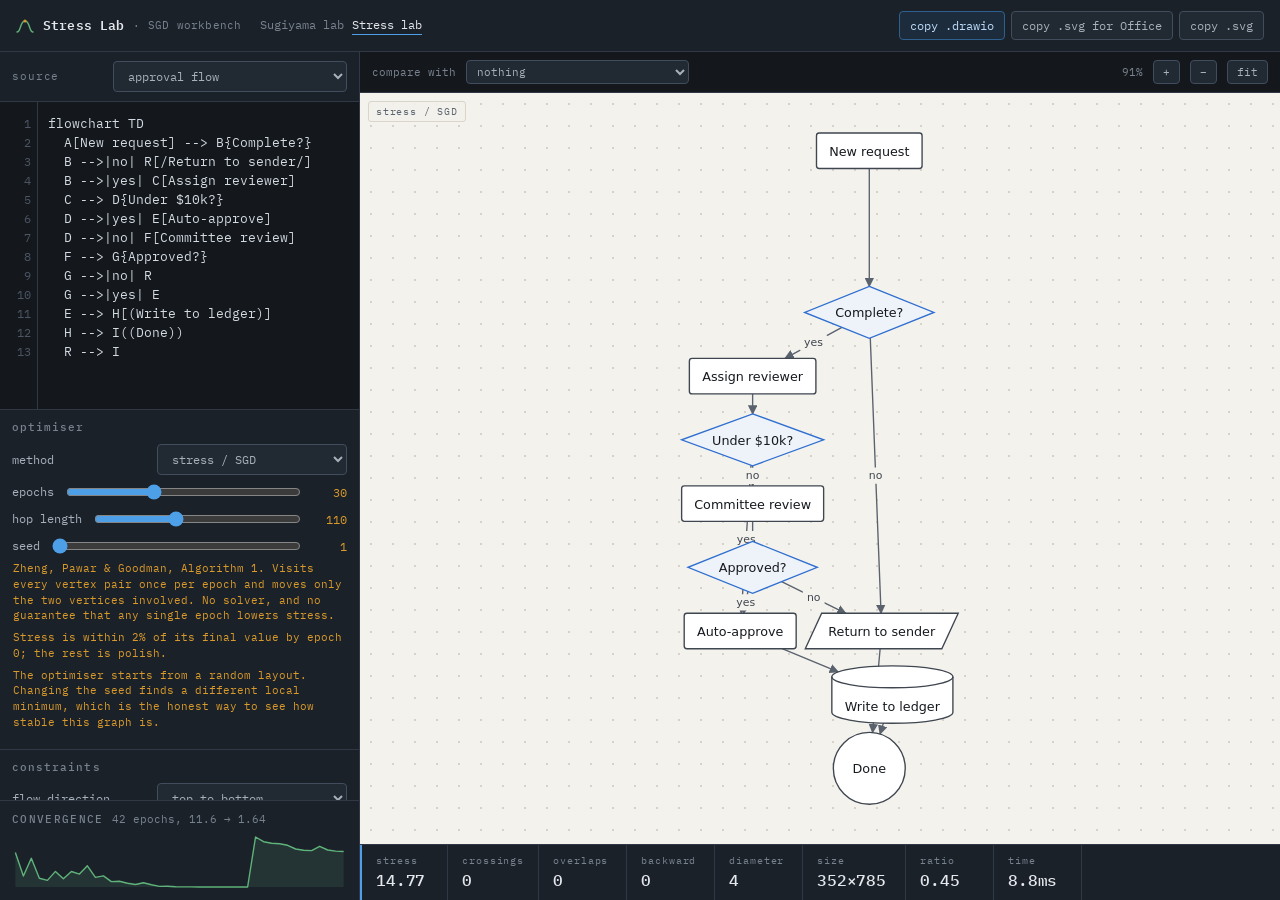
<file: sgd.html>
<!DOCTYPE html>
<html lang="en">
<head>
<meta charset="utf-8">
<meta name="viewport" content="width=device-width, initial-scale=1">
<title>Stress Lab — SGD layout workbench</title>
<meta name="description" content="Graph layout by stochastic gradient descent on the stress objective, after Zheng, Pawar and Goodman, with a constraint layer for rectangles and flow direction, side by side with the Sugiyama engine.">
<meta name="theme-color" content="#14181d">
<meta name="color-scheme" content="dark">
<link rel="icon" href="data:image/svg+xml,%3Csvg xmlns='http://www.w3.org/2000/svg' viewBox='0 0 18 18'%3E%3Crect width='18' height='18' rx='3' fill='%2314181d'/%3E%3Cpath d='M2 15C6 15 5 4 9 4s3 11 7 11' fill='none' stroke='%235fb37a' stroke-width='1.7' stroke-linecap='round'/%3E%3Ccircle cx='9' cy='4' r='1.8' fill='%23d99a2b'/%3E%3C/svg%3E">
<meta property="og:type" content="website">
<meta property="og:title" content="Stress Lab">
<meta property="og:description" content="Stress layout by stochastic gradient descent, side by side with a Sugiyama pipeline.">
<meta name="twitter:card" content="summary">
<link rel="preconnect" href="https://fonts.googleapis.com">
<link rel="preconnect" href="https://fonts.gstatic.com" crossorigin>
<link href="https://fonts.googleapis.com/css2?family=IBM+Plex+Mono:wght@400;500;600&display=swap" rel="stylesheet">
<link rel="stylesheet" href="lab.css">
<style>
/* convergence trace: the one thing this engine can show that a layered pipeline cannot */
.trace{padding:10px 12px; border-top:1px solid var(--rule); background:var(--slate)}
.trace-head{display:flex; align-items:baseline; gap:8px; margin-bottom:7px}
.trace-head b{font-size:11px; font-weight:500; letter-spacing:.12em; text-transform:uppercase; color:var(--dim)}
.trace-head span{font-size:11px; color:var(--dim)}
#spark{display:block; width:100%; height:56px}
</style>
</head>
<body>

<header>
  <span class="mark">
    <svg width="18" height="18" viewBox="0 0 18 18" aria-hidden="true">
      <path d="M1 15C5 15 4 4 9 4s4 11 8 11" fill="none" stroke="#5fb37a" stroke-width="1.4" stroke-linecap="round"/>
      <circle cx="9" cy="4" r="1.6" fill="#d99a2b"/>
    </svg>
    Stress Lab <small>· SGD workbench</small>
  </span>
  <span class="siblings">
    <a href="index.html">Sugiyama lab</a>
    <a href="sgd.html" class="on">Stress lab</a>
  </span>
  <span class="spacer"></span>
  <span class="exports">
    <button id="ex-drawio" class="primary" title="draw.io XML on the clipboard — paste into diagrams.net via Extras &gt; Edit Diagram">copy .drawio</button>
    <button id="ex-office" title="Flat SVG on the clipboard — paste into PowerPoint, then Convert to Shape">copy .svg for Office</button>
    <button id="ex-svg" title="Styled SVG on the clipboard, for the web">copy .svg</button>
  </span>
</header>

<main>
  <section class="side">
    <div class="side-head">
      <span>source</span>
      <select id="preset" title="Load an example">
        <option value="approval">approval flow</option>
        <option value="chain">long chain</option>
        <option value="crossy">crossing stress</option>
        <option value="state">retry state machine</option>
        <option value="wide">wide fan</option>
        <option value="incident">very long: incident response</option>
      </select>
    </div>
    <div class="editor-wrap">
      <div class="gutter" id="gutter">1</div>
      <textarea id="src" spellcheck="false" aria-label="Flowchart source"></textarea>
    </div>
    <div class="errbar" id="err"></div>

    <div class="controls">
      <div class="grp">
        <h4>optimiser</h4>
        <div class="row">
          <label for="optimiser">method</label>
          <select id="optimiser">
            <option value="sgd">stress / SGD</option>
            <option value="majorization">stress / majorization</option>
            <option value="fr">fruchterman-reingold</option>
            <option value="snap">SNAP-tFDP</option>
          </select>
        </div>
        <div class="row">
          <label for="epochs">epochs</label>
          <input type="range" id="epochs" min="1" max="80" value="30">
          <span class="val" id="epochsv">30</span>
        </div>
        <div class="row">
          <label for="edgeLength">hop length</label>
          <input type="range" id="edgeLength" min="40" max="220" value="110">
          <span class="val" id="edgeLengthv">110</span>
        </div>
        <div class="row">
          <label for="seed">seed</label>
          <input type="range" id="seed" min="1" max="40" value="1">
          <span class="val" id="seedv">1</span>
        </div>
        <p class="effect" id="fx-optimiser"></p>
        <p class="effect" id="fx-epochs"></p>
        <p class="effect" id="fx-seed"></p>
      </div>

      <div class="grp">
        <h4>constraints</h4>
        <div class="row">
          <label for="flow">flow direction</label>
          <select id="flow">
            <option value="none">none (pure stress)</option>
            <option value="TB" selected>top to bottom</option>
            <option value="LR">left to right</option>
          </select>
        </div>
        <div class="row">
          <label for="flowGap">flow gap</label>
          <input type="range" id="flowGap" min="20" max="160" value="70">
          <span class="val" id="flowGapv">70</span>
        </div>
        <div class="row">
          <label class="check"><input type="checkbox" id="align" checked> straighten chains</label>
        </div>
        <div class="row">
          <label class="check"><input type="checkbox" id="noOverlap" checked> separate boxes</label>
        </div>
        <div class="row">
          <label for="overlapPad">box gap</label>
          <input type="range" id="overlapPad" min="0" max="48" value="10">
          <span class="val" id="overlapPadv">10</span>
        </div>
        <p class="effect" id="fx-flow"></p>
        <p class="effect" id="fx-align"></p>
        <p class="effect" id="fx-overlap"></p>
      </div>
    </div>

    <div class="trace">
      <div class="trace-head"><b>convergence</b><span id="trace-note"></span></div>
      <svg id="spark" viewBox="0 0 300 56" preserveAspectRatio="none" aria-label="Stress per epoch"></svg>
    </div>
  </section>

  <section class="stage">
    <div class="stage-head">
      <label for="engine" style="color:var(--dim)">compare with</label>
      <select id="engine" style="font-size:11px; padding:3px 6px">
        <option value="none">nothing</option>
        <option value="sugiyama">this repo's Sugiyama engine</option>
        <option value="mermaid">mermaid (dagre)</option>
      </select>
      <span id="cmpstat" style="color:var(--dim)"></span>
      <span class="spacer"></span>
      <span id="zoomlabel">100%</span>
      <button class="zoombtn" id="zin">+</button>
      <button class="zoombtn" id="zout">−</button>
      <button class="zoombtn" id="zfit">fit</button>
    </div>
    <div class="panes">
      <div class="pane">
        <span class="pane-tag" id="tag-a">stress / SGD</span>
        <div id="canvas" tabindex="0" role="img" aria-label="Rendered flowchart"></div>
      </div>
      <div class="pane" id="compare">
        <span class="pane-tag" id="tag-b">sugiyama</span>
        <div id="cmpview"></div>
      </div>
    </div>
    <div class="readout" id="readout"></div>
  </section>
</main>

<script src="engine.js"></script>
<script src="exporters.js"></script>
<script src="lab-ui.js"></script>
<script src="sgd-engine.js"></script>
<script src="sgd-app.js"></script>
</body>
</html>
</file>
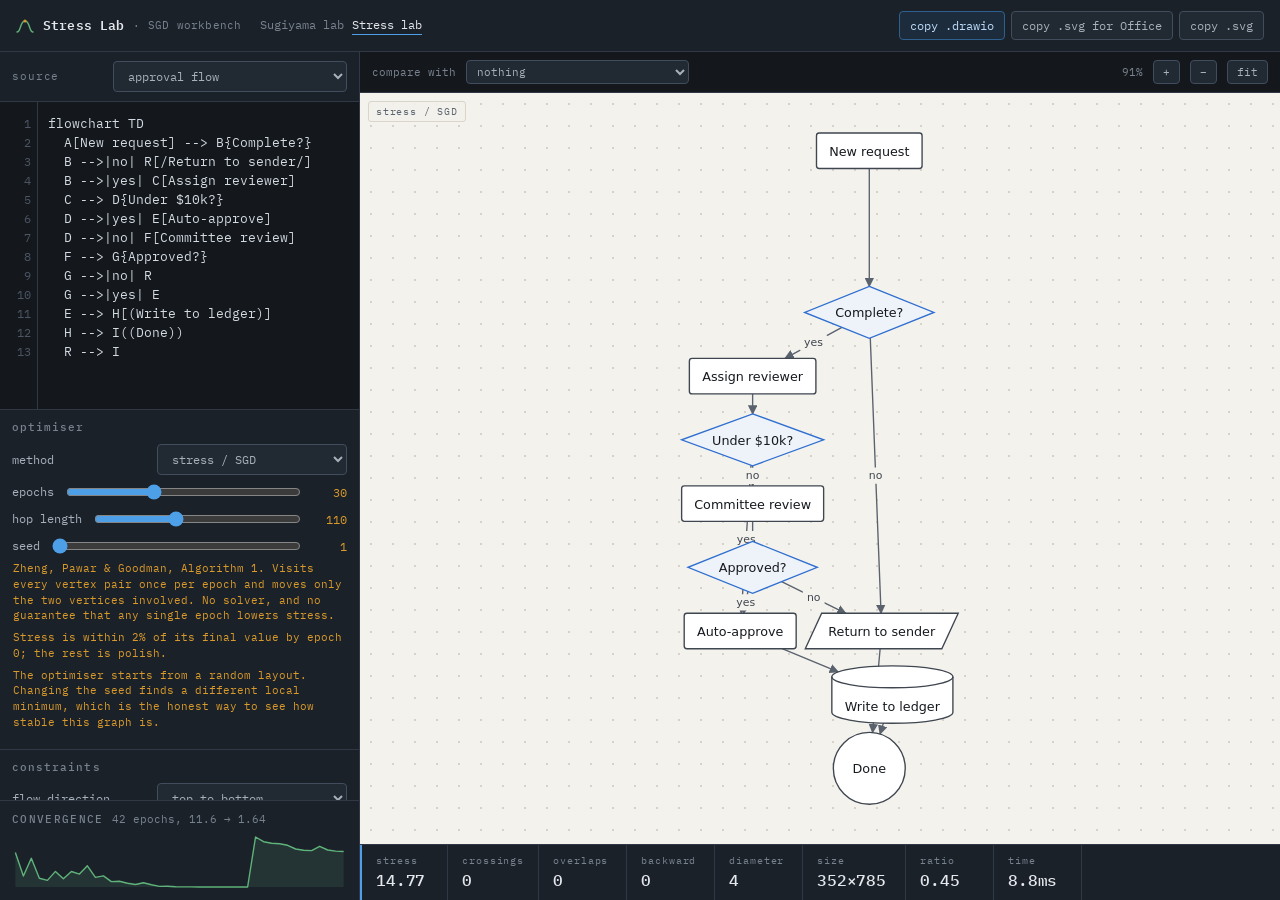
<file: stress-lab.html>
<!DOCTYPE html>
<html lang="en">
<head>
<meta charset="utf-8">
<meta name="viewport" content="width=device-width, initial-scale=1">
<title>Stress Lab — SGD layout workbench</title>
<meta name="description" content="Graph layout by stochastic gradient descent on the stress objective, after Zheng, Pawar and Goodman, with a constraint layer for rectangles and flow direction, side by side with the Sugiyama engine.">
<meta name="theme-color" content="#14181d">
<meta name="color-scheme" content="dark">
<link rel="icon" href="data:image/svg+xml,%3Csvg xmlns='http://www.w3.org/2000/svg' viewBox='0 0 18 18'%3E%3Crect width='18' height='18' rx='3' fill='%2314181d'/%3E%3Cpath d='M2 15C6 15 5 4 9 4s3 11 7 11' fill='none' stroke='%235fb37a' stroke-width='1.7' stroke-linecap='round'/%3E%3Ccircle cx='9' cy='4' r='1.8' fill='%23d99a2b'/%3E%3C/svg%3E">
<meta property="og:type" content="website">
<meta property="og:title" content="Stress Lab">
<meta property="og:description" content="Stress layout by stochastic gradient descent, side by side with a Sugiyama pipeline.">
<meta name="twitter:card" content="summary">
<link rel="preconnect" href="https://fonts.googleapis.com">
<link rel="preconnect" href="https://fonts.gstatic.com" crossorigin>
<link href="https://fonts.googleapis.com/css2?family=IBM+Plex+Mono:wght@400;500;600&display=swap" rel="stylesheet">
<style>/* lab.css */
:root{
  --graphite:#14181d; --slate:#1b2129; --panel:#212932; --panel-hi:#28313c;
  --rule:#2f3844; --rule-hi:#414c5c;
  --vellum:#f4f2ed; --ink:#161a1f;
  --dim:#78828e; --mid:#a7b0bb; --bright:#e4e8ed;
  --signal:#4d9fe8; --trace:#d99a2b; --good:#5fb37a; --bad:#d97070;
  --mono:"IBM Plex Mono", ui-monospace, SFMono-Regular, Menlo, Consolas, monospace;
}
*{box-sizing:border-box}
html,body{height:100%}
body{
  margin:0; background:var(--graphite); color:var(--mid);
  font-family:var(--mono); font-size:13px; line-height:1.5;
  -webkit-font-smoothing:antialiased;
  display:grid; grid-template-rows:auto minmax(0,1fr);
}

/* ---------- header ---------- */
header{
  display:flex; align-items:center; gap:18px; padding:0 16px; height:52px;
  border-bottom:1px solid var(--rule); background:var(--slate);
}
.mark{display:flex; align-items:center; gap:9px; color:var(--bright); font-weight:600; letter-spacing:.01em}
.mark svg{display:block}
.mark small{color:var(--dim); font-weight:400; letter-spacing:.02em}
.spacer{flex:1}
.exports{display:flex; gap:6px; flex-wrap:wrap}

button, select, input[type=number]{
  font-family:var(--mono); font-size:12px; color:var(--mid);
  background:var(--panel); border:1px solid var(--rule-hi); border-radius:4px;
  padding:6px 10px; cursor:pointer; transition:background .12s, border-color .12s, color .12s;
}
button:hover, select:hover{background:var(--panel-hi); color:var(--bright); border-color:#4e5a6b}
button:active{transform:translateY(1px)}
button:focus-visible, select:focus-visible, textarea:focus-visible, input:focus-visible{
  outline:2px solid var(--signal); outline-offset:1px;
}
button.primary{border-color:#2f5f8c; color:#bcdcfa; background:#1c2c3c}
button.primary:hover{background:#23384c; color:#e2f0ff}
select{padding-right:6px}

/* ---------- main ---------- */
main{display:grid; grid-template-columns:minmax(280px,360px) minmax(0,1fr); min-height:0}

/* ---------- left ---------- */
.side{display:flex; flex-direction:column; min-height:0; border-right:1px solid var(--rule); background:var(--slate)}
.side-head{
  display:flex; align-items:center; justify-content:space-between; gap:8px;
  padding:9px 12px; border-bottom:1px solid var(--rule);
  font-size:11px; letter-spacing:.08em; color:var(--dim);
}
.editor-wrap{position:relative; display:flex; min-height:140px; flex:1 1 auto; overflow:hidden}
.gutter{
  padding:12px 6px 12px 10px; text-align:right; color:#4b5563; background:var(--graphite);
  font-size:12px; line-height:19px; user-select:none; overflow:hidden; border-right:1px solid var(--rule);
  white-space:pre;
  min-width:38px;
}
textarea#src{
  flex:1; resize:none; border:0; outline:none; padding:12px 12px 12px 10px;
  background:var(--graphite); color:#d3dae2; caret-color:var(--signal);
  font-family:var(--mono); font-size:12.5px; line-height:19px; tab-size:2;
  overflow:auto; white-space:pre; scrollbar-width:thin;
}
.errbar{
  padding:7px 12px; font-size:11.5px; color:#f0b4b4; background:#2a1c1c;
  border-top:1px solid #4a2a2a; display:none; white-space:pre-wrap;
}
.errbar.on{display:block}

.controls{border-top:1px solid var(--rule); overflow-y:auto; flex:0 0 auto; max-height:46%}
.grp{padding:10px 12px; border-bottom:1px solid var(--rule)}
.grp h4{margin:0 0 8px; font-size:10.5px; letter-spacing:.1em; color:var(--dim); font-weight:500}
.row{display:flex; align-items:center; justify-content:space-between; gap:10px; margin-bottom:7px}
.row:last-child{margin-bottom:0}
.row label{font-size:12px; color:var(--mid); flex:0 0 auto}
.row select, .row input[type=number]{flex:1 1 auto; min-width:0; max-width:190px}
.row input[type=number]{max-width:82px; cursor:text}
input[type=range]{flex:1; accent-color:var(--signal); min-width:0}
.val{font-size:11.5px; color:var(--trace); min-width:34px; text-align:right}
.check{display:flex; align-items:center; gap:8px; cursor:pointer; font-size:12px; color:var(--mid)}
.check input{accent-color:var(--signal); cursor:pointer; margin:0}
.hint{font-size:11px; color:var(--dim); line-height:1.55; margin:8px 0 0}
.hint code{color:var(--mid); background:var(--panel); padding:1px 4px; border-radius:3px; font-size:10.5px}

/* ---------- canvas ---------- */
.stage{display:flex; flex-direction:column; min-width:0; min-height:320px; background:var(--graphite)}
.panes{flex:1; display:flex; min-height:0}
.pane{flex:1; min-width:0; position:relative; display:flex; flex-direction:column}
.pane + .pane{border-left:1px solid var(--rule)}
.pane-tag{
  position:absolute; top:8px; left:8px; z-index:3; pointer-events:none;
  font-size:10px; letter-spacing:.08em; color:#5c6672;
  background:rgba(244,242,237,.86); border:1px solid #d9d5cb; border-radius:3px; padding:2px 7px;
}
#compare{display:none}
#compare.on{display:flex}
#cmpview{
  flex:1; min-height:0; overflow:hidden; background:var(--vellum); position:relative;
  background-image:radial-gradient(#d6d2c8 1px, transparent 1px); background-size:22px 22px;
}
#cmpview svg{width:100%; height:100%; display:block}
.cmp-msg{
  position:absolute; inset:0; display:flex; align-items:center; justify-content:center;
  text-align:center; padding:24px; color:#6a7480; font-size:12px; line-height:1.7;
}
.cmp-msg b{color:#3f4650; font-weight:500; display:block; margin-bottom:6px}
.effect{
  font-size:10.5px; color:var(--trace); margin:-2px 0 8px; line-height:1.5;
  padding-left:1px; min-height:15px;
}
.nochange{color:var(--dim)}
.stage-head{
  display:flex; align-items:center; gap:10px; padding:8px 12px;
  border-bottom:1px solid var(--rule); font-size:11px; color:var(--dim);
}
.stage-head .spacer{flex:1}
.zoombtn{padding:4px 9px; font-size:11px}
#canvas{
  flex:1; min-height:240px; overflow:hidden; position:relative;
  background:var(--vellum); cursor:grab;
  background-image:radial-gradient(#d6d2c8 1px, transparent 1px);
  background-size:22px 22px;
}
#canvas.drag{cursor:grabbing}
#canvas svg{position:absolute; top:0; left:0; width:100%; height:100%}
.fl-node, .fl-edge{transition:transform .28s cubic-bezier(.4,0,.2,1), opacity .16s linear}
.fl-node:hover > :first-child{stroke-width:2.4}

/* ---------- readout: the instrument strip ---------- */
.readout{
  display:flex; align-items:stretch; gap:0; border-top:1px solid var(--rule);
  background:var(--slate); overflow-x:auto; scrollbar-width:thin;
}
.metric{
  padding:8px 14px; border-right:1px solid var(--rule); min-width:88px; flex:0 0 auto;
}
.metric .k{font-size:10px; letter-spacing:.09em; color:var(--dim); display:block}
.metric .v{font-size:16px; color:var(--bright); font-weight:500; letter-spacing:-.01em}
.metric .d{font-size:10.5px; margin-left:5px; opacity:0; transition:opacity .3s}
.metric .d.on{opacity:1}
.d.up{color:var(--bad)} .d.down{color:var(--good)} .d.flat{color:var(--dim)}
.metric.lead{border-left:2px solid var(--signal)}

@media (max-width:880px){
  main{grid-template-columns:1fr; grid-template-rows:minmax(200px,40%) minmax(0,1fr)}
  .side{border-right:0; border-bottom:1px solid var(--rule)}
  .controls{max-height:none}
  header{height:auto; flex-wrap:wrap; padding:10px 12px; gap:10px}
}
@media (prefers-reduced-motion:reduce){
  .fl-node,.fl-edge,.metric .d{transition:none}
}

/* header links between the two workbenches */
.siblings{display:flex; gap:8px; align-items:center}
.siblings a{color:var(--dim); text-decoration:none; font-size:12px; border-bottom:1px solid transparent}
.siblings a:hover{color:var(--bright); border-color:var(--rule-hi)}
.siblings a.on{color:var(--bright); border-color:var(--signal)}
</style>
<style>
/* convergence trace: the one thing this engine can show that a layered pipeline cannot */
.trace{padding:10px 12px; border-top:1px solid var(--rule); background:var(--slate)}
.trace-head{display:flex; align-items:baseline; gap:8px; margin-bottom:7px}
.trace-head b{font-size:11px; font-weight:500; letter-spacing:.12em; text-transform:uppercase; color:var(--dim)}
.trace-head span{font-size:11px; color:var(--dim)}
#spark{display:block; width:100%; height:56px}
</style>
</head>
<body>

<header>
  <span class="mark">
    <svg width="18" height="18" viewBox="0 0 18 18" aria-hidden="true">
      <path d="M1 15C5 15 4 4 9 4s4 11 8 11" fill="none" stroke="#5fb37a" stroke-width="1.4" stroke-linecap="round"/>
      <circle cx="9" cy="4" r="1.6" fill="#d99a2b"/>
    </svg>
    Stress Lab <small>· SGD workbench</small>
  </span>
  <span class="siblings">
    <a href="https://nlqd.github.io/flowchart-lab/index.html">Sugiyama lab</a>
    <a href="https://nlqd.github.io/flowchart-lab/sgd.html" class="on">Stress lab</a>
  </span>
  <span class="spacer"></span>
  <span class="exports">
    <button id="ex-drawio" class="primary" title="draw.io XML on the clipboard — paste into diagrams.net via Extras &gt; Edit Diagram">copy .drawio</button>
    <button id="ex-office" title="Flat SVG on the clipboard — paste into PowerPoint, then Convert to Shape">copy .svg for Office</button>
    <button id="ex-svg" title="Styled SVG on the clipboard, for the web">copy .svg</button>
  </span>
</header>

<main>
  <section class="side">
    <div class="side-head">
      <span>source</span>
      <select id="preset" title="Load an example">
        <option value="approval">approval flow</option>
        <option value="chain">long chain</option>
        <option value="crossy">crossing stress</option>
        <option value="state">retry state machine</option>
        <option value="wide">wide fan</option>
        <option value="incident">very long: incident response</option>
      </select>
    </div>
    <div class="editor-wrap">
      <div class="gutter" id="gutter">1</div>
      <textarea id="src" spellcheck="false" aria-label="Flowchart source"></textarea>
    </div>
    <div class="errbar" id="err"></div>

    <div class="controls">
      <div class="grp">
        <h4>optimiser</h4>
        <div class="row">
          <label for="optimiser">method</label>
          <select id="optimiser">
            <option value="sgd">stress / SGD</option>
            <option value="majorization">stress / majorization</option>
            <option value="fr">fruchterman-reingold</option>
            <option value="snap">SNAP-tFDP</option>
          </select>
        </div>
        <div class="row">
          <label for="epochs">epochs</label>
          <input type="range" id="epochs" min="1" max="80" value="30">
          <span class="val" id="epochsv">30</span>
        </div>
        <div class="row">
          <label for="edgeLength">hop length</label>
          <input type="range" id="edgeLength" min="40" max="220" value="110">
          <span class="val" id="edgeLengthv">110</span>
        </div>
        <div class="row">
          <label for="seed">seed</label>
          <input type="range" id="seed" min="1" max="40" value="1">
          <span class="val" id="seedv">1</span>
        </div>
        <p class="effect" id="fx-optimiser"></p>
        <p class="effect" id="fx-epochs"></p>
        <p class="effect" id="fx-seed"></p>
      </div>

      <div class="grp">
        <h4>constraints</h4>
        <div class="row">
          <label for="flow">flow direction</label>
          <select id="flow">
            <option value="none">none (pure stress)</option>
            <option value="TB" selected>top to bottom</option>
            <option value="LR">left to right</option>
          </select>
        </div>
        <div class="row">
          <label for="flowGap">flow gap</label>
          <input type="range" id="flowGap" min="20" max="160" value="70">
          <span class="val" id="flowGapv">70</span>
        </div>
        <div class="row">
          <label class="check"><input type="checkbox" id="align" checked> straighten chains</label>
        </div>
        <div class="row">
          <label class="check"><input type="checkbox" id="noOverlap" checked> separate boxes</label>
        </div>
        <div class="row">
          <label for="overlapPad">box gap</label>
          <input type="range" id="overlapPad" min="0" max="48" value="10">
          <span class="val" id="overlapPadv">10</span>
        </div>
        <p class="effect" id="fx-flow"></p>
        <p class="effect" id="fx-align"></p>
        <p class="effect" id="fx-overlap"></p>
      </div>
    </div>

    <div class="trace">
      <div class="trace-head"><b>convergence</b><span id="trace-note"></span></div>
      <svg id="spark" viewBox="0 0 300 56" preserveAspectRatio="none" aria-label="Stress per epoch"></svg>
    </div>
  </section>

  <section class="stage">
    <div class="stage-head">
      <label for="engine" style="color:var(--dim)">compare with</label>
      <select id="engine" style="font-size:11px; padding:3px 6px">
        <option value="none">nothing</option>
        <option value="sugiyama">this repo's Sugiyama engine</option>
        <option value="mermaid">mermaid (dagre)</option>
      </select>
      <span id="cmpstat" style="color:var(--dim)"></span>
      <span class="spacer"></span>
      <span id="zoomlabel">100%</span>
      <button class="zoombtn" id="zin">+</button>
      <button class="zoombtn" id="zout">−</button>
      <button class="zoombtn" id="zfit">fit</button>
    </div>
    <div class="panes">
      <div class="pane">
        <span class="pane-tag" id="tag-a">stress / SGD</span>
        <div id="canvas" tabindex="0" role="img" aria-label="Rendered flowchart"></div>
      </div>
      <div class="pane" id="compare">
        <span class="pane-tag" id="tag-b">sugiyama</span>
        <div id="cmpview"></div>
      </div>
    </div>
    <div class="readout" id="readout"></div>
  </section>
</main>

<script>/* engine.js */
/* flowchart layout engine
   Sugiyama pipeline:
     1 cycle breaking      greedy FAS (Eades, Lin, Smyth 1993)
     2 layering            longest-path | Coffman-Graham | network simplex (GKNV 1993)
                           + optional node promotion (Nikolov & Tarassov 2006)
     3 ordering            weighted median (GKNV) + transpose, scored with
                           accumulator-tree crossing counting (Barth, Junger, Mutzel 2002)
     4 x-coordinates       Brandes & Kopf 2002, size-aware delta
     5 wrapping            cut-and-stack for aspect ratio (after Ruegg et al.)
     6 routing             polyline | orthogonal | spline
*/
(function (root, factory) {
  if (typeof module === 'object' && module.exports) module.exports = factory();
  else root.FlowLayout = factory();
})(typeof self !== 'undefined' ? self : this, function () {
  'use strict';

  /* ------------------------------------------------------------------ *
   * text measurement (injectable; browser overrides with canvas)
   * ------------------------------------------------------------------ */
  var measure = function (text, size, weight) {
    var w = 0;
    for (var i = 0; i < text.length; i++) {
      var c = text.charCodeAt(i);
      if (c >= 0x3000) w += 1.0;
      else if ('iljtfrI.,:;\'!|'.indexOf(text[i]) >= 0) w += 0.32;
      else if ('mwMW@'.indexOf(text[i]) >= 0) w += 0.92;
      else if (text[i] === text[i].toUpperCase() && /[A-Z]/.test(text[i])) w += 0.68;
      else w += 0.55;
    }
    return w * size * (weight >= 500 ? 1.04 : 1);
  };
  function setMeasurer(fn) { measure = fn; }

  /* ------------------------------------------------------------------ *
   * 0. parser  (mermaid-flavoured subset)
   * ------------------------------------------------------------------ */
  var SHAPES = [
    [/^\(\((.*)\)\)$/, 'circle'],
    [/^\(\[(.*)\]\)$/, 'stadium'],
    [/^\[\((.*)\)\]$/, 'cylinder'],
    [/^\{\{(.*)\}\}$/, 'hexagon'],
    [/^\[\/(.*)\/\]$/, 'parallelogram'],
    [/^\[\\(.*)\\\]$/, 'parallelogram'],
    [/^\{(.*)\}$/, 'diamond'],
    [/^\((.*)\)$/, 'round'],
    [/^\[(.*)\]$/, 'rect']
  ];
  /* A link is any run of dashes, equals or dots, optionally opened with `<` and closed
     with an arrowhead.  Mermaid lets you pad a link to make it span more ranks, so
     `-->`, `--->` and `----->` are the same link; matching a fixed set of three-character
     tokens silently dropped every padded edge. */
  var LINK_SRC = '<?(?:-\\.{1,3}-|\\.-|-\\.|-{2,}|={2,})[->ox]?';
  var EDGE_RE = new RegExp('(' + LINK_SRC + ')(?:\\s*\\|[^|]*\\|)?');
  /* the second label form: `A -- text --> B`.  Only a bare two-character opener starts
     one, which is what keeps `A --- B --- C` a pair of links rather than a label. */
  var INLINE_RE = new RegExp('^(\\s*)([^|]*?)\\s*(' + LINK_SRC + ')');

  function linkStyle(link) {
    if (link.indexOf('.') >= 0) return 'dashed';
    if (link.indexOf('=') >= 0) return 'thick';
    return 'solid';
  }
  function linkArrow(link) {
    return '>ox'.indexOf(link.charAt(link.length - 1)) >= 0 ? 'normal' : 'none';
  }

  /* Everything inside a node's brackets or quotes is label text, so a label reading
     "retry --> give up" must not be mistaken for a link.  Blank those spans out, match
     against the blanked copy, and slice the original by the index it reports.  The mask
     is the same length as the line so the indices line up. */
  function maskLabels(line) {
    var out = line.split(''), depth = 0, quote = null;
    for (var i = 0; i < out.length; i++) {
      var c = out[i];
      if (quote) { if (c === quote) quote = null; out[i] = ' '; continue; }
      if (depth > 0 && (c === '"' || c === "'")) { quote = c; out[i] = ' '; continue; }
      if (c === '[' || c === '(' || c === '{') { depth++; continue; }
      if (c === ']' || c === ')' || c === '}') { if (depth > 0) depth--; continue; }
      if (depth > 0) out[i] = ' ';
    }
    return out.join('');
  }

  function parseNodeRef(raw, nodes, order) {
    var s = raw.trim();
    if (!s) return null;
    var m = s.match(/^([A-Za-z0-9_.\u00c0-\uffff-]+)([\s\S]*)$/);
    if (!m) return null;
    var id = m[1], rest = m[2].trim(), shape = null, label = null;
    if (rest) {
      for (var i = 0; i < SHAPES.length; i++) {
        var mm = rest.match(SHAPES[i][0]);
        if (mm) { shape = SHAPES[i][1]; label = mm[1]; break; }
      }
      if (!shape) { shape = 'rect'; label = rest; }
    }
    if (!nodes[id]) { nodes[id] = { id: id, label: id, shape: 'rect' }; order.push(id); }
    if (label !== null) {
      nodes[id].label = label.replace(/^["']|["']$/g, '').replace(/<br\s*\/?>/gi, '\n');
      nodes[id].shape = shape;
    }
    return id;
  }

  function parseLine(line, lineNo, nodes, order, edges, errors) {
    var mask = maskLabels(line);
    var cursor = 0, prev = null, guard = 0;
    while (guard++ < 200) {
      var m = mask.slice(cursor).match(EDGE_RE);
      if (!m) {
        var tail = line.slice(cursor);
        if (tail.trim() && !parseNodeRef(tail, nodes, order)) {
          errors.push('line ' + lineNo + ': cannot read "' + tail.trim() + '"');
        }
        return;
      }
      var linkAt = cursor + m.index;
      var from = parseNodeRef(line.slice(cursor, linkAt), nodes, order) || prev;
      cursor = linkAt + m[0].length;

      var whole = line.substr(linkAt, m[0].length);
      var link = line.substr(linkAt, m[1].length);
      var piped = whole.match(/\|([^|]*)\|\s*$/);
      var label = piped ? piped[1].trim() : '';

      if (!label && /^(--|==|-\.)$/.test(link)) {
        var inline = mask.slice(cursor).match(INLINE_RE);
        if (inline) {
          label = line.substr(cursor + inline[1].length, inline[2].length).trim();
          link = inline[3];
          cursor += inline[0].length;
        }
      }

      var nextM = mask.slice(cursor).match(EDGE_RE);
      var rightEnd = nextM ? cursor + nextM.index : line.length;
      var to = parseNodeRef(line.slice(cursor, rightEnd), nodes, order);

      if (from && to) {
        edges.push({
          from: from, to: to,
          label: label.replace(/^["']|["']$/g, ''),
          style: linkStyle(link), arrow: linkArrow(link)
        });
      } else if (!from) {
        errors.push('line ' + lineNo + ': link "' + link + '" has nothing on its left');
      } else {
        errors.push('line ' + lineNo + ': link from "' + from + '" has no target');
      }

      prev = to;
      if (!nextM) return;
    }
  }

  function parse(src) {
    var nodes = {}, order = [], edges = [], dir = 'TB', errors = [];
    var lines = String(src).split(/\r?\n/);
    for (var li = 0; li < lines.length; li++) {
      var line = lines[li].replace(/%%.*$/, '').trim();
      if (!line) continue;
      var h = line.match(/^(?:flowchart|graph)\s+(TB|TD|BT|LR|RL)\s*$/i);
      if (h) { dir = h[1].toUpperCase() === 'TD' ? 'TB' : h[1].toUpperCase(); continue; }
      if (/^(subgraph|end|click|style|classDef|class|linkStyle)\b/i.test(line)) continue;

      parseLine(line, li + 1, nodes, order, edges, errors);
    }
    return {
      nodes: order.map(function (id) { return nodes[id]; }),
      edges: edges, dir: dir, errors: errors
    };
  }

  /* ------------------------------------------------------------------ *
   * node sizing
   * ------------------------------------------------------------------ */
  function sizeNodes(nodes, o) {
    nodes.forEach(function (n) {
      var lines = String(n.label).split('\n');
      var tw = 0;
      lines.forEach(function (l) { tw = Math.max(tw, measure(l, o.fontSize, 500)); });
      var th = lines.length * o.fontSize * 1.35;
      var padX = o.padX, padY = o.padY;
      if (n.shape === 'diamond') { padX = o.padX * 2.4; padY = o.padY * 1.9; }
      if (n.shape === 'circle') { padX = o.padX * 1.5; padY = o.padY * 1.5; }
      if (n.shape === 'hexagon' || n.shape === 'parallelogram') padX = o.padX * 1.8;
      if (n.shape === 'cylinder') padY = o.padY * 1.6;
      n.w = Math.max(o.minW, Math.round(tw + padX * 2));
      n.h = Math.max(o.minH, Math.round(th + padY * 2));
      if (n.shape === 'circle') { var d = Math.max(n.w, n.h); n.w = d; n.h = d; }
      n.textDy = 0;
      if (n.shape === 'cylinder') {
        // the top cap dips to y+2e at the horizontal centre, which is exactly where the
        // label sits.  Reserve that depth and push the text below it.
        var cap = Math.min(12, n.h / 4);
        n.h += cap;
        n.textDy = cap;
      }
      n.lines = lines;
    });
  }

  /* ------------------------------------------------------------------ *
   * 1. cycle breaking - greedy feedback arc set (Eades/Lin/Smyth)
   * ------------------------------------------------------------------ */
  function greedyFAS(ids, edges) {
    var alive = {}, out = {}, inn = {};
    ids.forEach(function (id) { alive[id] = true; out[id] = []; inn[id] = []; });
    edges.forEach(function (e, i) {
      if (e.from === e.to) return;
      out[e.from].push(i); inn[e.to].push(i);
    });
    var outDeg = {}, inDeg = {};
    ids.forEach(function (id) { outDeg[id] = out[id].length; inDeg[id] = inn[id].length; });

    var removed = {}, s1 = [], s2 = [], left = ids.length;
    function drop(v) {
      alive[v] = false; removed[v] = true; left--;
      out[v].forEach(function (i) { if (alive[edges[i].to]) inDeg[edges[i].to]--; });
      inn[v].forEach(function (i) { if (alive[edges[i].from]) outDeg[edges[i].from]--; });
    }
    var guard = 0;
    while (left > 0 && guard++ < ids.length * 4 + 16) {
      var moved = true;
      while (moved) {
        moved = false;
        for (var i = 0; i < ids.length; i++) {
          var v = ids[i];
          if (alive[v] && outDeg[v] === 0) { s2.unshift(v); drop(v); moved = true; }
        }
      }
      moved = true;
      while (moved) {
        moved = false;
        for (var j = 0; j < ids.length; j++) {
          var u = ids[j];
          if (alive[u] && inDeg[u] === 0) { s1.push(u); drop(u); moved = true; }
        }
      }
      if (left > 0) {
        var best = null, bestD = -Infinity;
        for (var k = 0; k < ids.length; k++) {
          var w = ids[k];
          if (!alive[w]) continue;
          var d = outDeg[w] - inDeg[w];
          if (d > bestD) { bestD = d; best = w; }
        }
        if (best === null) break;
        s1.push(best); drop(best);
      }
    }
    ids.forEach(function (id) { if (!removed[id]) s1.push(id); });

    var pos = {};
    s1.concat(s2).forEach(function (id, i) { pos[id] = i; });
    var reversed = [];
    edges.forEach(function (e, i) {
      if (e.from === e.to) { e.selfLoop = true; return; }
      if (pos[e.from] > pos[e.to]) { e.reversed = true; reversed.push(i); }
      else e.reversed = false;
    });
    return reversed;
  }

  /* ------------------------------------------------------------------ *
   * 2. layering
   * ------------------------------------------------------------------ */
  function buildDag(ids, edges) {
    var succ = {}, pred = {};
    ids.forEach(function (id) { succ[id] = []; pred[id] = []; });
    edges.forEach(function (e) {
      if (e.selfLoop) return;
      var a = e.reversed ? e.to : e.from, b = e.reversed ? e.from : e.to;
      succ[a].push(b); pred[b].push(a);
    });
    return { succ: succ, pred: pred };
  }

  function topoOrder(ids, dag) {
    var indeg = {}, q = [], out = [];
    ids.forEach(function (id) { indeg[id] = dag.pred[id].length; if (!indeg[id]) q.push(id); });
    while (q.length) {
      var v = q.shift(); out.push(v);
      dag.succ[v].forEach(function (w) { if (--indeg[w] === 0) q.push(w); });
    }
    ids.forEach(function (id) { if (out.indexOf(id) < 0) out.push(id); });
    return out;
  }

  function longestPath(ids, dag) {
    var layer = {}, order = topoOrder(ids, dag);
    order.forEach(function (v) {
      var m = 0;
      dag.pred[v].forEach(function (u) { m = Math.max(m, (layer[u] || 0) + 1); });
      layer[v] = m;
    });
    return layer;
  }

  function coffmanGraham(ids, dag, W) {
    var n = ids.length, label = {}, labelled = {}, count = 0;
    while (count < n) {
      var cand = null, candKey = null;
      for (var i = 0; i < n; i++) {
        var v = ids[i];
        if (labelled[v]) continue;
        var ok = dag.pred[v].every(function (u) { return labelled[u]; });
        if (!ok) continue;
        var key = dag.pred[v].map(function (u) { return label[u]; }).sort(function (a, b) { return b - a; });
        if (cand === null || lexLess(key, candKey)) { cand = v; candKey = key; }
      }
      if (cand === null) { for (var j = 0; j < n; j++) if (!labelled[ids[j]]) { cand = ids[j]; break; } }
      labelled[cand] = true; label[cand] = ++count;
    }
    function lexLess(a, b) {
      for (var i = 0; i < Math.max(a.length, b.length); i++) {
        var x = a[i] === undefined ? -1 : a[i], y = b[i] === undefined ? -1 : b[i];
        if (x !== y) return x < y;
      }
      return false;
    }
    var byLabelDesc = ids.slice().sort(function (a, b) { return label[b] - label[a]; });
    var lvl = {}, k = 0, size = 0;
    byLabelDesc.forEach(function (v) {
      var ready = dag.succ[v].every(function (w) { return lvl[w] !== undefined && lvl[w] < k; });
      if (size >= W || !ready) {
        var need = 0;
        dag.succ[v].forEach(function (w) { if (lvl[w] !== undefined) need = Math.max(need, lvl[w] + 1); });
        k = Math.max(k + 1, need); size = 0;
      }
      lvl[v] = k; size++;
    });
    var maxK = 0; ids.forEach(function (v) { maxK = Math.max(maxK, lvl[v]); });
    var layer = {}; ids.forEach(function (v) { layer[v] = maxK - lvl[v]; });
    return layer;
  }

  /* network simplex (Gansner, Koutsofios, North, Vo 1993) */
  function networkSimplex(ids, dag, edgeList, maxIter) {
    if (!edgeList.length) { var z = {}; ids.forEach(function (i) { z[i] = 0; }); return z; }
    var rank = longestPath(ids, dag);
    var E = edgeList.map(function (e, i) { return { i: i, t: e.t, h: e.h, w: 1, minlen: 1 }; });
    function slack(e) { return rank[e.h] - rank[e.t] - e.minlen; }

    var tree = {}, inTree = {};
    function tightTree() {
      var nodes = {}, count = 0, stack = [ids[0]];
      nodes[ids[0]] = true; count = 1;
      var adj = {}; ids.forEach(function (v) { adj[v] = []; });
      E.forEach(function (e) { adj[e.t].push(e); adj[e.h].push(e); });
      var treeEdges = [];
      while (stack.length) {
        var v = stack.pop();
        adj[v].forEach(function (e) {
          if (slack(e) !== 0) return;
          var o = e.t === v ? e.h : e.t;
          if (nodes[o]) return;
          nodes[o] = true; count++; treeEdges.push(e); stack.push(o);
        });
      }
      return { nodes: nodes, count: count, edges: treeEdges };
    }

    var tt = tightTree(), guard = 0;
    while (tt.count < ids.length && guard++ < ids.length * 4 + 20) {
      var best = null, bestSlack = Infinity, incidentIsTail = false;
      E.forEach(function (e) {
        var a = tt.nodes[e.t], b = tt.nodes[e.h];
        if (a === b) return;
        var s = slack(e);
        if (s < bestSlack) { bestSlack = s; best = e; incidentIsTail = a; }
      });
      if (!best) break;
      var delta = incidentIsTail ? bestSlack : -bestSlack;
      ids.forEach(function (v) { if (tt.nodes[v]) rank[v] += delta; });
      tt = tightTree();
    }

    var treeEdges = tt.edges.slice();
    function components(exclude) {
      var side = {}, adj = {};
      ids.forEach(function (v) { adj[v] = []; });
      treeEdges.forEach(function (e) { if (e === exclude) return; adj[e.t].push(e.h); adj[e.h].push(e.t); });
      var stack = [exclude.t]; side[exclude.t] = 1;
      while (stack.length) {
        var v = stack.pop();
        adj[v].forEach(function (o) { if (!side[o]) { side[o] = 1; stack.push(o); } });
      }
      return side;
    }
    function cutValue(e) {
      var tailSide = components(e), cv = 0;
      E.forEach(function (f) {
        var ft = !!tailSide[f.t], fh = !!tailSide[f.h];
        if (ft === fh) return;
        cv += ft ? f.w : -f.w;
      });
      return cv;
    }

    var iter = 0;
    while (iter++ < (maxIter || 60)) {
      var leave = null;
      for (var i = 0; i < treeEdges.length; i++) {
        if (cutValue(treeEdges[i]) < 0) { leave = treeEdges[i]; break; }
      }
      if (!leave) break;
      var tailSide = components(leave), enter = null, es = Infinity;
      E.forEach(function (f) {
        if (f === leave) return;
        if (!tailSide[f.t] && tailSide[f.h]) {
          var s = slack(f);
          if (s < es) { es = s; enter = f; }
        }
      });
      if (!enter) break;
      treeEdges.splice(treeEdges.indexOf(leave), 1);
      treeEdges.push(enter);
      // re-tighten ranks from the new tree
      var adj = {}; ids.forEach(function (v) { adj[v] = []; });
      treeEdges.forEach(function (e) { adj[e.t].push({ o: e.h, d: e.minlen }); adj[e.h].push({ o: e.t, d: -e.minlen }); });
      var seen = {}, st = [ids[0]]; rank[ids[0]] = 0; seen[ids[0]] = true;
      while (st.length) {
        var v = st.pop();
        adj[v].forEach(function (a) { if (!seen[a.o]) { seen[a.o] = true; rank[a.o] = rank[v] + a.d; st.push(a.o); } });
      }
      ids.forEach(function (v) { if (!seen[v]) rank[v] = rank[v] || 0; });
    }
    var min = Infinity; ids.forEach(function (v) { min = Math.min(min, rank[v]); });
    ids.forEach(function (v) { rank[v] -= min; });
    // repair any constraint the re-tighten broke
    var ord = topoOrder(ids, dag);
    ord.forEach(function (v) {
      dag.pred[v].forEach(function (u) { if (rank[v] <= rank[u]) rank[v] = rank[u] + 1; });
    });
    return rank;
  }

  /* node promotion (Nikolov & Tarassov 2006) - fewer dummies */
  function promote(ids, dag, layer) {
    function promoteVertex(v, lay, depth) {
      if (depth > ids.length) return 1e9;
      var diff = 0;
      dag.pred[v].forEach(function (u) {
        if (lay[u] === lay[v] - 1) diff += promoteVertex(u, lay, depth + 1);
      });
      lay[v] = lay[v] - 1;
      return diff - dag.pred[v].length + dag.succ[v].length;
    }
    var changed = true, rounds = 0;
    while (changed && rounds++ < 8) {
      changed = false;
      for (var i = 0; i < ids.length; i++) {
        var v = ids[i];
        if (!dag.pred[v].length) continue;
        var backup = {}; ids.forEach(function (n) { backup[n] = layer[n]; });
        if (promoteVertex(v, layer, 0) < 0) changed = true;
        else ids.forEach(function (n) { layer[n] = backup[n]; });
      }
    }
    var min = Infinity; ids.forEach(function (v) { min = Math.min(min, layer[v]); });
    ids.forEach(function (v) { layer[v] -= min; });
    return layer;
  }

  /* ------------------------------------------------------------------ *
   * 3. ordering
   * ------------------------------------------------------------------ */
  function countCrossingsBetween(north, south, adjDown, posSouth) {
    var pairs = [];
    north.forEach(function (v, i) {
      (adjDown[v] || []).forEach(function (w) {
        if (posSouth[w] === undefined) return;
        pairs.push([i, posSouth[w]]);
      });
    });
    pairs.sort(function (a, b) { return a[0] - b[0] || a[1] - b[1]; });
    var first = 1;
    while (first < south.length) first *= 2;
    var treeSize = 2 * first - 1;
    first -= 1;
    var tree = new Array(treeSize).fill(0), cross = 0;
    pairs.forEach(function (p) {
      var index = p[1] + first;
      tree[index]++;
      while (index > 0) {
        if (index % 2) cross += tree[index + 1];
        index = (index - 1) >> 1;
        tree[index]++;
      }
    });
    return cross;
  }

  function totalCrossings(layers, adjDown) {
    var total = 0;
    for (var i = 0; i + 1 < layers.length; i++) {
      var posS = {};
      layers[i + 1].forEach(function (v, j) { posS[v] = j; });
      total += countCrossingsBetween(layers[i], layers[i + 1], adjDown, posS);
    }
    return total;
  }

  function medianValue(positions) {
    var P = positions.slice().sort(function (a, b) { return a - b; });
    var m = Math.floor(P.length / 2);
    if (P.length === 0) return -1;
    if (P.length % 2 === 1) return P[m];
    if (P.length === 2) return (P[0] + P[1]) / 2;
    var left = P[m - 1] - P[0], right = P[P.length - 1] - P[m];
    if (left + right === 0) return (P[m - 1] + P[m]) / 2;
    return (P[m - 1] * right + P[m] * left) / (left + right);
  }

  function ordering(layers, adjUp, adjDown, iters) {
    var best = layers.map(function (l) { return l.slice(); });
    var bestCross = totalCrossings(best, adjDown);
    var cur = layers.map(function (l) { return l.slice(); });

    for (var it = 0; it < iters; it++) {
      var down = it % 2 === 0;
      var range = [];
      for (var i = 0; i < cur.length; i++) range.push(i);
      if (!down) range.reverse();
      range.forEach(function (i) {
        var fixedIdx = down ? i - 1 : i + 1;
        if (fixedIdx < 0 || fixedIdx >= cur.length) return;
        var posFixed = {};
        cur[fixedIdx].forEach(function (v, j) { posFixed[v] = j; });
        var adj = down ? adjUp : adjDown;
        var meds = cur[i].map(function (v, idx) {
          var ps = (adj[v] || []).map(function (u) { return posFixed[u]; })
            .filter(function (p) { return p !== undefined; });
          return { v: v, m: medianValue(ps), idx: idx };
        });
        meds.sort(function (a, b) {
          var am = a.m < 0 ? a.idx : a.m, bm = b.m < 0 ? b.idx : b.m;
          return am - bm || a.idx - b.idx;
        });
        cur[i] = meds.map(function (x) { return x.v; });
      });
      transpose(cur, adjUp, adjDown);
      var c = totalCrossings(cur, adjDown);
      if (c < bestCross) { bestCross = c; best = cur.map(function (l) { return l.slice(); }); }
      if (bestCross === 0) break;
    }
    return { layers: best, crossings: bestCross };
  }

  function transpose(layers, adjUp, adjDown) {
    var improved = true, guard = 0;
    while (improved && guard++ < 24) {
      improved = false;
      for (var r = 0; r < layers.length; r++) {
        var L = layers[r];
        for (var i = 0; i + 1 < L.length; i++) {
          var v = L[i], w = L[i + 1];
          if (pairCross(v, w, r, layers, adjUp, adjDown) >
              pairCross(w, v, r, layers, adjUp, adjDown)) {
            L[i] = w; L[i + 1] = v; improved = true;
          }
        }
      }
    }
  }

  function pairCross(v, w, r, layers, adjUp, adjDown) {
    var c = 0;
    [[adjUp, r - 1], [adjDown, r + 1]].forEach(function (pair) {
      var adj = pair[0], idx = pair[1];
      if (idx < 0 || idx >= layers.length) return;
      var pos = {};
      layers[idx].forEach(function (u, j) { pos[u] = j; });
      var pv = (adj[v] || []).map(function (u) { return pos[u]; }).filter(function (x) { return x !== undefined; });
      var pw = (adj[w] || []).map(function (u) { return pos[u]; }).filter(function (x) { return x !== undefined; });
      pv.forEach(function (a) { pw.forEach(function (b) { if (a > b) c++; }); });
    });
    return c;
  }

  /* ------------------------------------------------------------------ *
   * 4. x-coordinates - Brandes & Kopf
   * ------------------------------------------------------------------ */
  function markConflicts(layers, adjUp, isInner) {
    var marked = {};
    function key(u, v) { return u + '\u0000' + v; }
    for (var i = 1; i + 1 < layers.length; i++) {
      var k0 = 0, l = 0, cur = layers[i + 1], prev = layers[i];
      var posPrev = {};
      prev.forEach(function (v, j) { posPrev[v] = j; });
      for (var l1 = 0; l1 < cur.length; l1++) {
        var v = cur[l1];
        var innerUp = null;
        (adjUp[v] || []).forEach(function (u) { if (isInner(u, v)) innerUp = u; });
        if (l1 === cur.length - 1 || innerUp !== null) {
          var k1 = prev.length - 1;
          if (innerUp !== null) k1 = posPrev[innerUp];
          for (; l <= l1; l++) {
            var vl = cur[l];
            (adjUp[vl] || []).forEach(function (u) {
              var k = posPrev[u];
              if (k === undefined) return;
              if (k < k0 || k > k1) marked[key(u, vl)] = true;
            });
          }
          k0 = k1;
        }
      }
    }
    return marked;
  }

  function bkPass(layersIn, adj, marked, sep, down, left) {
    var layers = layersIn.map(function (l) { return l.slice(); });
    if (!down) layers.reverse();
    if (!left) layers.forEach(function (l) { l.reverse(); });

    var pos = {}, layerOf = {};
    layers.forEach(function (L, i) { L.forEach(function (v, j) { pos[v] = j; layerOf[v] = i; }); });

    function upper(v) {
      var i = layerOf[v];
      if (i === 0) return [];
      var set = {};
      layers[i - 1].forEach(function (u) { set[u] = true; });
      return (adj[v] || []).filter(function (u) { return set[u]; })
        .sort(function (a, b) { return pos[a] - pos[b]; });
    }

    var root = {}, align = {}, sink = {}, shift = {}, x = {};
    layers.forEach(function (L) {
      L.forEach(function (v) { root[v] = v; align[v] = v; sink[v] = v; shift[v] = Infinity; });
    });

    for (var i = 0; i < layers.length; i++) {
      var r = -1;
      for (var k = 0; k < layers[i].length; k++) {
        var v = layers[i][k], N = upper(v);
        if (!N.length) continue;
        var mids = [Math.floor((N.length - 1) / 2), Math.ceil((N.length - 1) / 2)];
        for (var mi = 0; mi < mids.length; mi++) {
          if (align[v] !== v) continue;
          var u = N[mids[mi]];
          var conflict = marked[u + '\u0000' + v];  // conflicts are edge properties, flip-invariant
          if (!conflict && r < pos[u]) {
            align[u] = v; root[v] = root[u]; align[v] = root[v]; r = pos[u];
          }
        }
      }
    }

    function placeBlock(v) {
      if (x[v] !== undefined) return;
      x[v] = 0;
      var w = v, guard = 0;
      do {
        if (pos[w] > 0) {
          var predNode = layers[layerOf[w]][pos[w] - 1];
          var u = root[predNode];
          placeBlock(u);
          if (sink[v] === v) sink[v] = sink[u];
          var d = sep(predNode, w);
          if (sink[v] !== sink[u]) {
            shift[sink[u]] = Math.min(shift[sink[u]], x[v] - x[u] - d);
          } else {
            x[v] = Math.max(x[v], x[u] + d);
          }
        }
        w = align[w];
      } while (w !== v && guard++ < 10000);
    }

    layers.forEach(function (L) { L.forEach(function (v) { if (root[v] === v) placeBlock(v); }); });
    var out = {};
    layers.forEach(function (L) {
      L.forEach(function (v) {
        out[v] = x[root[v]];
        var s = shift[sink[root[v]]];
        if (s < Infinity) out[v] += s;
      });
    });
    if (!left) Object.keys(out).forEach(function (v) { out[v] = -out[v]; });
    return out;
  }

  function brandesKopf(layers, adj, adjUp, isInner, sep) {
    var marked = markConflicts(layers, adjUp, isInner);
    var runs = [
      bkPass(layers, adj, marked, sep, true, true),
      bkPass(layers, adj, marked, sep, true, false),
      bkPass(layers, adj, marked, sep, false, true),
      bkPass(layers, adj, marked, sep, false, false)
    ];
    var all = [];
    layers.forEach(function (L) { L.forEach(function (v) { all.push(v); }); });

    var widths = runs.map(function (r) {
      var lo = Infinity, hi = -Infinity;
      all.forEach(function (v) { lo = Math.min(lo, r[v]); hi = Math.max(hi, r[v]); });
      return { lo: lo, hi: hi, w: hi - lo };
    });
    var narrow = 0;
    widths.forEach(function (w, i) { if (w.w < widths[narrow].w) narrow = i; });
    runs.forEach(function (r, i) {
      var d = (i === 0 || i === 2) ? widths[narrow].lo - widths[i].lo
                                   : widths[narrow].hi - widths[i].hi;
      if (d) all.forEach(function (v) { r[v] += d; });
    });
    var x = {};
    all.forEach(function (v) {
      var vals = runs.map(function (r) { return r[v]; }).sort(function (a, b) { return a - b; });
      x[v] = (vals[1] + vals[2]) / 2;
    });
    return x;
  }

  /* ------------------------------------------------------------------ *
   * 5. wrapping - cut and stack
   * ------------------------------------------------------------------ */
  function chooseCuts(layerCount, spanCount, k, freedom) {
    if (k <= 1) return [];
    var cuts = [];
    for (var c = 1; c < k; c++) {
      var nominal = Math.round(c * layerCount / k);
      var best = nominal, bestScore = Infinity;
      for (var d = -freedom; d <= freedom; d++) {
        var idx = nominal + d;
        if (idx <= 0 || idx >= layerCount) continue;
        if (cuts.indexOf(idx) >= 0) continue;
        var score = spanCount[idx] + Math.abs(d) * 0.35;
        if (score < bestScore) { bestScore = score; best = idx; }
      }
      cuts.push(best);
    }
    return cuts.sort(function (a, b) { return a - b; });
  }

  /* ------------------------------------------------------------------ *
   * main layout
   * ------------------------------------------------------------------ */
  var DEFAULTS = {
    layering: 'network-simplex',   // longest-path | coffman-graham | network-simplex
    promote: true,
    cgWidth: 4,
    orderIters: 24,
    routing: 'orthogonal',         // orthogonal | polyline | spline
    dir: null,                     // overrides parsed direction
    nodeSep: 44,
    edgeSep: 16,
    rankSep: 56,
    fontSize: 14,
    edgeFontSize: 12,
    padX: 14,
    padY: 10,
    minW: 54,
    minH: 38,
    wrap: false,
    targetAR: 1.6,
    wrapGap: 56,
    cutFreedom: 2,
    cornerRadius: 8
  };

  function layout(graph, opts) {
    var t0 = (typeof performance !== 'undefined' ? performance.now() : Date.now());
    var o = {};
    Object.keys(DEFAULTS).forEach(function (k) { o[k] = DEFAULTS[k]; });
    if (opts) Object.keys(opts).forEach(function (k) { if (opts[k] !== undefined) o[k] = opts[k]; });

    var nodes = graph.nodes.map(function (n) {
      return { id: n.id, label: n.label, shape: n.shape };
    });
    var edges = graph.edges.map(function (e, i) {
      return { id: 'e' + i, from: e.from, to: e.to, label: e.label || '', style: e.style, arrow: e.arrow };
    });
    var dir = o.dir || graph.dir || 'TB';

    sizeNodes(nodes, o);

    // LR/RL: lay out top-down on transposed boxes, then transpose back
    var horizontal = (dir === 'LR' || dir === 'RL');
    if (horizontal) nodes.forEach(function (n) { var t = n.w; n.w = n.h; n.h = t; });

    var ids = nodes.map(function (n) { return n.id; });
    if (!ids.length) {
      return { nodes: [], edges: [], width: 0, height: 0, stats: emptyStats(t0) };
    }

    /* 1 - cycles */
    greedyFAS(ids, edges);
    var dag = buildDag(ids, edges);

    /* 2 - layering */
    var layer;
    if (o.layering === 'longest-path') layer = longestPath(ids, dag);
    else if (o.layering === 'coffman-graham') layer = coffmanGraham(ids, dag, Math.max(1, o.cgWidth));
    else {
      var nsEdges = [];
      edges.forEach(function (e) {
        if (e.selfLoop) return;
        nsEdges.push({ t: e.reversed ? e.to : e.from, h: e.reversed ? e.from : e.to });
      });
      layer = networkSimplex(ids, dag, nsEdges, 80);
    }
    if (o.promote && o.layering !== 'coffman-graham') promote(ids, dag, layer);

    var hasEdgeLabels = edges.some(function (e) { return e.label && !e.selfLoop; });
    if (hasEdgeLabels) ids.forEach(function (v) { layer[v] *= 2; });
    var rankStep = hasEdgeLabels ? o.rankSep / 2 : o.rankSep;

    var maxLayer = 0;
    ids.forEach(function (v) { maxLayer = Math.max(maxLayer, layer[v]); });

    /* 3 - dummies */
    var proper = {};   // id -> {w,h,dummy,edgeId,label}
    nodes.forEach(function (n) { proper[n.id] = { w: n.w, h: n.h, dummy: false, real: n }; });
    var layerOf = {};
    ids.forEach(function (v) { layerOf[v] = layer[v]; });
    var dummyCount = 0;

    edges.forEach(function (e) {
      if (e.selfLoop) { e.chain = null; return; }
      var a = e.reversed ? e.to : e.from, b = e.reversed ? e.from : e.to;
      var la = layer[a], lb = layer[b];
      var chain = [a];
      var labelRank = hasEdgeLabels && e.label ? la + Math.max(1, Math.floor((lb - la) / 2)) : -1;
      for (var L = la + 1; L < lb; L++) {
        var did = '\u0001d' + e.id + '_' + L;
        var isLabel = (L === labelRank);
        var lw = 1, lh = 1;
        if (isLabel) {
          lw = Math.max(10, measure(e.label, o.edgeFontSize, 400) + 10);
          lh = o.edgeFontSize * 1.4;
        }
        proper[did] = { w: lw, h: lh, dummy: true, edgeId: e.id, isLabel: isLabel, labelText: isLabel ? e.label : '' };
        layerOf[did] = L; chain.push(did); dummyCount++;
      }
      chain.push(b);
      e.chain = chain;
      e.flip = e.reversed;
    });

    /* proper-graph adjacency */
    var adj = {}, adjUp = {}, adjDown = {};
    Object.keys(proper).forEach(function (v) { adj[v] = []; adjUp[v] = []; adjDown[v] = []; });
    var innerSeg = {};
    edges.forEach(function (e) {
      if (!e.chain) return;
      for (var i = 0; i + 1 < e.chain.length; i++) {
        var u = e.chain[i], v = e.chain[i + 1];
        if (layerOf[u] === layerOf[v]) continue;
        adjDown[u].push(v); adjUp[v].push(u);
        adj[u].push(v); adj[v].push(u);
        if (proper[u].dummy && proper[v].dummy) innerSeg[u + '\u0000' + v] = true;
      }
    });
    function isInner(u, v) { return !!innerSeg[u + '\u0000' + v]; }

    /* build layers, seeded by BFS for a decent starting order */
    var layers = [];
    for (var i = 0; i <= maxLayer; i++) layers.push([]);
    var seen = {}, queue = ids.filter(function (v) { return !dag.pred[v].length; });
    if (!queue.length) queue = [ids[0]];
    var seedOrder = [];
    while (queue.length) {
      var v0 = queue.shift();
      if (seen[v0]) continue;
      seen[v0] = true; seedOrder.push(v0);
      (dag.succ[v0] || []).forEach(function (w) { if (!seen[w]) queue.push(w); });
    }
    ids.forEach(function (v) { if (!seen[v]) seedOrder.push(v); });
    var placed = {};
    seedOrder.forEach(function (v) {
      layers[layerOf[v]].push(v); placed[v] = true;
      edges.forEach(function (e) {
        if (!e.chain) return;
        if (e.chain[0] !== v) return;
        e.chain.forEach(function (c) {
          if (!placed[c] && proper[c].dummy) { layers[layerOf[c]].push(c); placed[c] = true; }
        });
      });
    });
    Object.keys(proper).forEach(function (v) {
      if (!placed[v]) { layers[layerOf[v]].push(v); placed[v] = true; }
    });
    layers = layers.filter(function (L) { return L.length; });

    /* 4 - ordering */
    var ord = ordering(layers, adjUp, adjDown, o.orderIters);
    layers = ord.layers;

    /* 5 - coordinates */
    function sep(a, b) {
      var pa = proper[a], pb = proper[b];
      var gap = (pa.dummy || pb.dummy) ? o.edgeSep : o.nodeSep;
      return pa.w / 2 + pb.w / 2 + gap;
    }
    var xs = brandesKopf(layers, adj, adjUp, isInner, sep);

    var ys = [], acc = 0;
    layers.forEach(function (L, i) {
      var maxH = 0;
      L.forEach(function (v) { maxH = Math.max(maxH, proper[v].h); });
      if (i > 0) acc += rankStep;
      ys.push(acc + maxH / 2);
      acc += maxH;
    });

    var P = {};
    layers.forEach(function (L, i) {
      L.forEach(function (v) { P[v] = { x: xs[v], y: ys[i], layer: i, w: proper[v].w, h: proper[v].h }; });
    });

    /* 6 - wrapping */
    var chunkOf = {};
    layers.forEach(function (L, i) { L.forEach(function (v) { chunkOf[v] = 0; }); });
    var cuts = [], wrapBounds = null;
    if (o.wrap && layers.length > 2) {
      var spanCount = new Array(layers.length + 1).fill(0);
      edges.forEach(function (e) {
        if (!e.chain) return;
        var a = P[e.chain[0]], b = P[e.chain[e.chain.length - 1]];
        if (!a || !b) return;
        var lo = Math.min(a.layer, b.layer), hi = Math.max(a.layer, b.layer);
        for (var c = lo + 1; c <= hi; c++) spanCount[c]++;
      });
      var bestK = 1, bestErr = Infinity, bestCuts = [];
      var totalEdges = Math.max(1, edges.filter(function (e) { return e.chain; }).length);
      for (var k = 1; k <= Math.min(6, layers.length); k++) {
        var trial = chooseCuts(layers.length, spanCount, k, o.cutFreedom);
        var m = measureWrapped(layers, P, trial, o.wrapGap);
        // every severed edge becomes a long detour around the chunk, so cutting through
        // a busy layer has a real cost - weigh it against the ratio we gain
        var severed = trial.reduce(function (acc, c2) { return acc + (spanCount[c2] || 0); }, 0);
        var err = Math.abs(Math.log((m.w / Math.max(1, m.h)) / o.targetAR))
                + (severed / totalEdges) * 0.9;
        if (err < bestErr) { bestErr = err; bestK = k; bestCuts = trial; }
      }
      cuts = bestCuts;
      if (cuts.length) wrapBounds = applyWrap(layers, P, chunkOf, cuts, o.wrapGap);
    }

    /* 7 - assemble output */
    var outNodes = nodes.map(function (n) {
      var p = P[n.id];
      return {
        id: n.id, label: n.label, lines: n.lines, shape: n.shape,
        x: p.x, y: p.y, w: n.w, h: n.h, textDy: n.textDy || 0,
        layer: p.layer, chunk: chunkOf[n.id] || 0
      };
    });

    var outEdges = [], wrapLane = 0;
    edges.forEach(function (e) {
      if (e.selfLoop) {
        outEdges.push({
          id: e.id, from: e.from, to: e.to, label: e.label, style: e.style, arrow: e.arrow,
          selfLoop: true, points: [], labelPos: null
        });
        return;
      }
      var chain = e.flip ? e.chain.slice().reverse() : e.chain;
      var pts = chain.map(function (c) {
        return { x: P[c].x, y: P[c].y, chunk: chunkOf[c] || 0, layer: P[c].layer };
      });
      if (wrapBounds) {
        var routed = [pts[0]];
        for (var pi = 0; pi + 1 < pts.length; pi++) {
          if (pts[pi].chunk !== pts[pi + 1].chunk) {
            var det = detour(pts, pi, wrapBounds, wrapLane++, o.wrapGap);
            if (det) det.forEach(function (d) { routed.push(d); });
          }
          routed.push(pts[pi + 1]);
        }
        pts = routed;
      }
      var labelPos = null;
      chain.forEach(function (c) {
        if (proper[c] && proper[c].isLabel) labelPos = { x: P[c].x, y: P[c].y };
      });
      outEdges.push({
        id: e.id, from: e.from, to: e.to, label: e.label, style: e.style, arrow: e.arrow,
        reversed: e.reversed, points: pts, labelPos: labelPos, wrapped: pts.some(function (p, i) {
          return i > 0 && p.chunk !== pts[i - 1].chunk;
        })
      });
    });

    /* transpose back for LR/RL */
    if (horizontal) {
      outNodes.forEach(function (n) {
        var t = n.x; n.x = n.y; n.y = t;
        t = n.w; n.w = n.h; n.h = t;
      });
      outEdges.forEach(function (e) {
        e.points.forEach(function (p) { var t = p.x; p.x = p.y; p.y = t; });
        if (e.labelPos) { var t2 = e.labelPos.x; e.labelPos.x = e.labelPos.y; e.labelPos.y = t2; }
      });
    }
    if (dir === 'BT' || dir === 'RL') {
      var axis = (dir === 'BT') ? 'y' : 'x';
      outNodes.forEach(function (n) { n[axis] = -n[axis]; });
      outEdges.forEach(function (e) {
        e.points.forEach(function (p) { p[axis] = -p[axis]; });
        if (e.labelPos) e.labelPos[axis] = -e.labelPos[axis];
      });
    }

    /* normalise to origin */
    var minX = Infinity, minY = Infinity, maxX = -Infinity, maxY = -Infinity;
    outNodes.forEach(function (n) {
      minX = Math.min(minX, n.x - n.w / 2); maxX = Math.max(maxX, n.x + n.w / 2);
      minY = Math.min(minY, n.y - n.h / 2); maxY = Math.max(maxY, n.y + n.h / 2);
    });
    outEdges.forEach(function (e) {
      e.points.forEach(function (p) {
        minX = Math.min(minX, p.x); maxX = Math.max(maxX, p.x);
        minY = Math.min(minY, p.y); maxY = Math.max(maxY, p.y);
      });
    });
    if (!isFinite(minX)) { minX = 0; minY = 0; maxX = 0; maxY = 0; }
    var pad = 24;
    outNodes.forEach(function (n) { n.x = n.x - minX + pad; n.y = n.y - minY + pad; });
    outEdges.forEach(function (e) {
      e.points.forEach(function (p) { p.x = p.x - minX + pad; p.y = p.y - minY + pad; });
      if (e.labelPos) { e.labelPos.x = e.labelPos.x - minX + pad; e.labelPos.y = e.labelPos.y - minY + pad; }
    });

    var W = maxX - minX + pad * 2, H = maxY - minY + pad * 2;

    /* clip endpoints + build route geometry */
    var nodeById = {};
    outNodes.forEach(function (n) { nodeById[n.id] = n; });
    var flowVertical = !(dir === 'LR' || dir === 'RL');
    if (o.routing === 'polyline') {
      // polyline is the honest straight-line mode: aim at the target, clip on the outline
      outEdges.forEach(function (e) {
        if (e.selfLoop) return;
        var pts = e.points;
        var src = nodeById[e.from], dst = nodeById[e.to];
        pts[0] = clipToShape(src, pts[1] || { x: dst.x, y: dst.y });
        pts[pts.length - 1] = clipToShape(dst, pts[pts.length - 2] || { x: src.x, y: src.y });
        pts[0].layer = src.layer; pts[0].chunk = src.chunk; pts[0].nodeId = src.id;
        pts[pts.length - 1].layer = dst.layer; pts[pts.length - 1].chunk = dst.chunk;
        pts[pts.length - 1].nodeId = dst.id;
      });
    } else {
      assignPorts(outEdges, nodeById, flowVertical, Math.max(14, o.edgeSep + 8));
    }

    var chan = o.routing === 'orthogonal'
      ? assignChannels(outEdges, flowVertical ? 'y' : 'x', flowVertical ? 'x' : 'y',
                       Math.max(6, o.edgeSep * 0.6), 14)
      : null;

    outEdges.forEach(function (e) {
      if (e.selfLoop) { e.path = selfLoopPath(nodeById[e.from]); return; }
      var pts = e.points;
      e.path = buildPath(pts, o.routing, o.cornerRadius, flowVertical, chan, e.id);
      if (!e.labelPos && e.label) {
        var mid = pts[Math.floor(pts.length / 2)];
        var prev = pts[Math.max(0, Math.floor(pts.length / 2) - 1)];
        e.labelPos = { x: (mid.x + prev.x) / 2, y: (mid.y + prev.y) / 2 };
      }
    });

    var t1 = (typeof performance !== 'undefined' ? performance.now() : Date.now());
    return {
      nodes: outNodes, edges: outEdges, width: Math.round(W), height: Math.round(H),
      dir: dir,
      stats: {
        nodes: outNodes.length, edges: outEdges.length,
        layers: layers.length, dummies: dummyCount,
        crossings: ord.crossings,
        reversed: edges.filter(function (e) { return e.reversed; }).length,
        chunks: cuts.length + 1,
        width: Math.round(W), height: Math.round(H),
        ar: +(W / Math.max(1, H)).toFixed(2),
        ms: +(t1 - t0).toFixed(1)
      }
    };
  }

  function emptyStats(t0) {
    return { nodes: 0, edges: 0, layers: 0, dummies: 0, crossings: 0, reversed: 0,
             chunks: 1, width: 0, height: 0, ar: 0, ms: 0 };
  }

  function measureWrapped(layers, P, cuts, gap) {
    var chunkIdx = {}, c = 0;
    for (var i = 0; i < layers.length; i++) {
      if (cuts.indexOf(i) >= 0) c++;
      chunkIdx[i] = c;
    }
    var lo = {}, hi = {}, top = {}, bot = {};
    layers.forEach(function (L, i) {
      var ci = chunkIdx[i];
      L.forEach(function (v) {
        var p = P[v];
        lo[ci] = Math.min(lo[ci] === undefined ? Infinity : lo[ci], p.x - p.w / 2);
        hi[ci] = Math.max(hi[ci] === undefined ? -Infinity : hi[ci], p.x + p.w / 2);
        top[ci] = Math.min(top[ci] === undefined ? Infinity : top[ci], p.y - p.h / 2);
        bot[ci] = Math.max(bot[ci] === undefined ? -Infinity : bot[ci], p.y + p.h / 2);
      });
    });
    var w = 0, h = 0, n = Object.keys(lo).length;
    Object.keys(lo).forEach(function (k) {
      w += hi[k] - lo[k];
      h = Math.max(h, bot[k] - top[k]);
    });
    w += gap * (n - 1);
    return { w: w, h: h };
  }

  function applyWrap(layers, P, chunkOf, cuts, gap) {
    var chunkIdx = {}, c = 0;
    for (var i = 0; i < layers.length; i++) {
      if (cuts.indexOf(i) >= 0) c++;
      chunkIdx[i] = c;
    }
    var lo = {}, hi = {}, top = {}, bot = {};
    layers.forEach(function (L, i) {
      var ci = chunkIdx[i];
      L.forEach(function (v) {
        var p = P[v];
        lo[ci] = Math.min(lo[ci] === undefined ? Infinity : lo[ci], p.x - p.w / 2);
        hi[ci] = Math.max(hi[ci] === undefined ? -Infinity : hi[ci], p.x + p.w / 2);
        top[ci] = Math.min(top[ci] === undefined ? Infinity : top[ci], p.y - p.h / 2);
        bot[ci] = Math.max(bot[ci] === undefined ? -Infinity : bot[ci], p.y + p.h / 2);
      });
    });
    var offX = {}, run = 0;
    var keys = Object.keys(lo).map(Number).sort(function (a, b) { return a - b; });
    keys.forEach(function (k) {
      offX[k] = run - lo[k];
      run += (hi[k] - lo[k]) + gap;
    });
    var baseTop = top[keys[0]];
    layers.forEach(function (L, i) {
      var ci = chunkIdx[i];
      L.forEach(function (v) {
        P[v].x += offX[ci];
        P[v].y -= (top[ci] - baseTop);
        chunkOf[v] = ci;
      });
    });
    // bounds in final (post-translation) space, for routing wrapped edges around chunks
    var bounds = {};
    keys.forEach(function (k) {
      bounds[k] = {
        left: lo[k] + offX[k], right: hi[k] + offX[k],
        top: baseTop, bottom: bot[k] - (top[k] - baseTop)
      };
    });
    return bounds;
  }

  /* An edge that crosses a cut must not be drawn straight through the gap - it has to
     leave the bottom of one chunk, cross the gutter, and come back in at the top of the
     next.  Each wrapped edge gets its own lane so they do not stack on top of each other. */
  function detour(pts, i, bounds, lane, gap) {
    var a = pts[i], b = pts[i + 1];
    var ca = bounds[a.chunk], cb = bounds[b.chunk];
    if (!ca || !cb) return null;
    var forward = b.chunk > a.chunk;
    var off = lane * 7;
    var exitY = ca.bottom + 18 + off;
    var enterY = cb.top - 18 - off;
    var gutter = forward
      ? (ca.right + cb.left) / 2 + (off - gap / 4)
      : (cb.right + ca.left) / 2 + (off - gap / 4);
    return [
      { x: a.x, y: exitY, chunk: a.chunk, hard: true },
      { x: gutter, y: exitY, chunk: a.chunk, hard: true },
      { x: gutter, y: enterY, chunk: b.chunk, hard: true },
      { x: b.x, y: enterY, chunk: b.chunk, hard: true }
    ];
  }

  /* ------------------------------------------------------------------ *
   * geometry
   * ------------------------------------------------------------------ */
  /* How far along the ray (dx,dy) from the centre the outline sits, for shapes whose
     silhouette is a polygon.  Points are centre-relative, in order. */
  function rayToPolygon(dx, dy, pts) {
    var best = Infinity;
    for (var i = 0; i < pts.length; i++) {
      var p = pts[i], q = pts[(i + 1) % pts.length];
      var ex = q[0] - p[0], ey = q[1] - p[1];
      var den = dx * ey - dy * ex;
      if (Math.abs(den) < 1e-9) continue;
      var t = (p[0] * ey - p[1] * ex) / den;
      var u = (p[0] * dy - p[1] * dx) / den;
      if (t > 0 && u >= 0 && u <= 1) best = Math.min(best, t);
    }
    return isFinite(best) ? best : 1;
  }

  /* A cylinder is a box with an elliptical cap dished into each end, so near the left
     and right of the top face the outline sits well below the bounding box.  Clipping
     to the box there leaves the arrow floating in the gap. */
  function rayToCylinder(dx, dy, hw, hh, e) {
    var tSide = Math.abs(hw / (dx || 1e-9));
    if (Math.abs(dy * tSide) <= hh - e) return tSide;
    var c = (dy < 0 ? -1 : 1) * (hh - e);
    var A = (dx * dx) / (hw * hw) + (dy * dy) / (e * e);
    var B = -2 * dy * c / (e * e);
    var C = (c * c) / (e * e) - 1;
    var disc = B * B - 4 * A * C;
    if (disc < 0) return tSide;
    var root = (-B + Math.sqrt(disc)) / (2 * A);
    return root > 0 ? root : tSide;
  }

  function clipToShape(n, toward) {
    var dx = toward.x - n.x, dy = toward.y - n.y;
    if (dx === 0 && dy === 0) return { x: n.x, y: n.y + n.h / 2 };
    var hw = n.w / 2, hh = n.h / 2, t, k;
    if (n.shape === 'circle' || n.shape === 'stadium' || n.shape === 'round') {
      t = 1 / Math.sqrt((dx * dx) / (hw * hw) + (dy * dy) / (hh * hh));
      if (n.shape !== 'circle') {
        var tr = Math.min(Math.abs(hw / (dx || 1e-9)), Math.abs(hh / (dy || 1e-9)));
        t = (t + tr) / 2;
      }
    } else if (n.shape === 'diamond') {
      t = 1 / (Math.abs(dx) / hw + Math.abs(dy) / hh);
    } else if (n.shape === 'cylinder') {
      t = rayToCylinder(dx, dy, hw, hh, Math.min(12, n.h / 4));
    } else if (n.shape === 'hexagon') {
      k = Math.min(18, n.w / 5);
      t = rayToPolygon(dx, dy, [[-hw + k, -hh], [hw - k, -hh], [hw, 0],
                                [hw - k, hh], [-hw + k, hh], [-hw, 0]]);
    } else if (n.shape === 'parallelogram') {
      k = Math.min(18, n.w / 5);
      t = rayToPolygon(dx, dy, [[-hw + k, -hh], [hw, -hh], [hw - k, hh], [-hw, hh]]);
    } else {
      t = Math.min(Math.abs(hw / (dx || 1e-9)), Math.abs(hh / (dy || 1e-9)));
    }
    return { x: n.x + dx * t, y: n.y + dy * t, chunk: toward.chunk };
  }

  /* Geometric clipping sends an edge out of whichever point on the outline lies on the
     straight line to its target - which for a box means it can leave through a corner and
     arrive at a corner, and several edges converging on one node all land on the same spot.
     Real orthogonal routers attach to the face perpendicular to the flow and spread the
     attachment points along it.  That is what this does. */
  var SPREAD = {
    rect: 0.66, round: 0.6, stadium: 0.5, diamond: 0.5,
    circle: 0.5, cylinder: 0.62, hexagon: 0.52, parallelogram: 0.5
  };

  // where the shape's outline sits, `off` across from the centre, on the `side` face
  function faceProject(n, off, side, vertical) {
    var halfCross = (vertical ? n.w : n.h) / 2;
    var halfFlow = (vertical ? n.h : n.w) / 2;
    var r = halfCross ? Math.min(1, Math.abs(off) / halfCross) : 0;
    var d = halfFlow;
    if (n.shape === 'diamond') d = halfFlow * (1 - r);
    else if (n.shape === 'circle') d = halfFlow * Math.sqrt(Math.max(0, 1 - r * r));
    else if (n.shape === 'cylinder' && vertical) {
      var e = Math.min(12, n.h / 4);
      d = halfFlow - e + e * Math.sqrt(Math.max(0, 1 - r * r));
    }
    return vertical
      ? { x: n.x + off, y: n.y + side * d }
      : { x: n.x + side * d, y: n.y + off };
  }

  function assignPorts(outEdges, nodeById, vertical, portGap) {
    var buckets = {};
    var ca = vertical ? 'x' : 'y', fa = vertical ? 'y' : 'x';

    outEdges.forEach(function (e) {
      if (e.selfLoop || e.points.length < 2) return;
      var src = nodeById[e.from], dst = nodeById[e.to];
      if (!src || !dst) return;
      var nextP = e.points[1], prevP = e.points[e.points.length - 2];
      var sSide = (nextP[fa] >= src[fa]) ? 1 : -1;
      var dSide = (prevP[fa] <= dst[fa]) ? -1 : 1;
      var ks = e.from + '|' + sSide, kd = e.to + '|' + dSide;
      (buckets[ks] = buckets[ks] || { node: src, side: sSide, list: [] })
        .list.push({ e: e, idx: 0, ref: nextP[ca], kind: 'out' });
      (buckets[kd] = buckets[kd] || { node: dst, side: dSide, list: [] })
        .list.push({ e: e, idx: e.points.length - 1, ref: prevP[ca], kind: 'in' });
    });

    Object.keys(buckets).forEach(function (k) {
      var b = buckets[k], n = b.node, list = b.list;
      list.sort(function (p, q) { return p.ref - q.ref; });
      var halfCross = (vertical ? n.w : n.h) / 2;
      var usable = halfCross * (SPREAD[n.shape] || 0.6);
      var count = list.length;
      var centre = vertical ? n.x : n.y;
      var step = count > 1 ? Math.min(portGap, (usable * 2) / (count - 1)) : 0;
      // Three or more edges on one face share a single track downstream, so they form a
      // bus, and one stub into that bus reads far better than a row of short ones.  Only
      // when the face flows one way, though: a face carrying both arrivals and departures
      // would stack their stubs on top of each other.
      var uniform = list.every(function (it) { return it.kind === list[0].kind; });
      if (count >= 3 && uniform) {
        var pc = faceProject(n, 0, b.side, vertical);
        list.forEach(function (item) {
          item.e.points[item.idx] = { x: pc.x, y: pc.y, layer: n.layer, chunk: n.chunk, nodeId: n.id };
        });
        return;
      }

      // Each port wants to sit where its partner is, so an edge arriving from straight
      // above stays straight.  Push apart only as far as the minimum gap demands, then
      // slide the whole block back onto the face.  Spreading evenly regardless would
      // knock naturally-aligned edges into pointless diagonals.
      var wants = [], anchor = -1;
      for (var i = 0; i < count; i++) {
        var want = Math.max(-usable, Math.min(usable, list[i].ref - centre));
        if (Math.abs(want) <= 1) anchor = i;   // this edge already runs straight
        // A departure and the arrival on the node directly across the gap are derived
        // from the same two box positions, so they land on the same offset and share one
        // corridor.  One run then sits on top of the other and a pair of crossing edges
        // reads as a single forked line.  Pull arrivals in by half a port gap; an edge
        // already running straight keeps its offset of zero and stays straight.
        if (list[i].kind === 'in' && Math.abs(want) > 1) {
          want -= (want > 0 ? 1 : -1) * Math.min(portGap / 2, Math.abs(want));
        }
        wants.push(want);
      }
      // Ports only have to stay far enough apart to read as separate; demanding the full
      // port gap here is what used to drag a straight edge into a diagonal.
      var minGap = Math.min(step, portGap * 0.45);
      var pos = [];
      for (i = 0; i < count; i++) pos.push(i === 0 ? wants[i] : Math.max(wants[i], pos[i - 1] + minGap));
      if (anchor >= 0 && Math.abs(pos[anchor]) > 0.01) {
        var slide = -pos[anchor];
        for (i = 0; i < count; i++) pos[i] += slide;
      }
      var excess = pos[count - 1] - usable;
      if (excess > 0) for (i = 0; i < count; i++) pos[i] -= excess;
      var deficit = -usable - pos[0];
      if (deficit > 0) for (i = 0; i < count; i++) pos[i] += deficit;

      list.forEach(function (item, j) {
        var p = faceProject(n, pos[j], b.side, vertical);
        item.e.points[item.idx] = { x: p.x, y: p.y, layer: n.layer, chunk: n.chunk, nodeId: n.id };
      });
    });
  }

  /* Every edge that changes lane between two layers needs a run across the gap.  If they
     all sit at the midpoint they draw on top of each other - which is exactly where ELK's
     orthogonal router beats a naive one.  Group the runs by layer gap, then colour them
     like an interval graph: two runs may share a track only if their spans don't overlap.
     Track t of T sits at lo + (t+1)(hi-lo)/(T+1), so the gap stays evenly divided. */
  function assignChannels(outEdges, fa, ca, gapPad, jog) {
    var groups = {};
    outEdges.forEach(function (e) {
      if (e.selfLoop) return;
      for (var i = 0; i + 1 < e.points.length; i++) {
        var a = e.points[i], b = e.points[i + 1];
        if (a.hard || b.hard) continue;
        if (a.layer === undefined || b.layer === undefined) continue;
        if (Math.abs(a[ca] - b[ca]) < jog) continue;      // straight enough, no run needed
        if (Math.abs(a[fa] - b[fa]) < 1) continue;
        var key = (a.chunk | 0) + '#' + Math.min(a.layer, b.layer) + '#' + Math.max(a.layer, b.layer);
        (groups[key] = groups[key] || []).push({
          eid: e.id, i: i, aId: a.nodeId, bId: b.nodeId,
          lo: Math.min(a[fa], b[fa]), hi: Math.max(a[fa], b[fa]),
          c0: Math.min(a[ca], b[ca]), c1: Math.max(a[ca], b[ca])
        });
      }
    });

    var out = {};
    Object.keys(groups).forEach(function (k) {
      var segs = groups[k];
      // usable band = the span every run in this gap can reach
      var lo = -Infinity, hi = Infinity;
      segs.forEach(function (s) { lo = Math.max(lo, s.lo); hi = Math.min(hi, s.hi); });
      if (!(hi - lo > 2)) { lo = segs[0].lo; hi = segs[0].hi; }

      // Runs that share an endpoint are one hyperedge - a fan-out or a merge - and belong
      // on a single shared track.  Giving each its own track is what turns a clean bus into
      // a stack of nested ladders.
      var count = {};
      segs.forEach(function (s) {
        if (s.aId) count[s.aId] = (count[s.aId] || 0) + 1;
        if (s.bId) count[s.bId] = (count[s.bId] || 0) + 1;
      });
      var hyper = {}, order = [];
      segs.forEach(function (s, idx) {
        var ca2 = s.aId ? (count[s.aId] || 0) : 0, cb2 = s.bId ? (count[s.bId] || 0) : 0;
        var key = (ca2 > 1 && ca2 >= cb2) ? 'S' + s.aId
                : (cb2 > 1) ? 'T' + s.bId
                : 'u' + idx;
        if (!hyper[key]) { hyper[key] = { c0: s.c0, c1: s.c1, segs: [] }; order.push(key); }
        hyper[key].c0 = Math.min(hyper[key].c0, s.c0);
        hyper[key].c1 = Math.max(hyper[key].c1, s.c1);
        hyper[key].segs.push(s);
      });

      var bundles = order.map(function (key) { return hyper[key]; });
      bundles.sort(function (p, q) { return p.c0 - q.c0 || p.c1 - q.c1; });
      var tracks = [];
      bundles.forEach(function (bd) {
        var t = 0;
        for (; t < tracks.length; t++) {
          var clash = false;
          for (var j = 0; j < tracks[t].length; j++) {
            var o = tracks[t][j];
            if (bd.c0 < o.c1 + gapPad && bd.c1 > o.c0 - gapPad) { clash = true; break; }
          }
          if (!clash) break;
        }
        if (t === tracks.length) tracks.push([]);
        tracks[t].push(bd);
        bd.track = t;
      });
      var T = tracks.length;
      bundles.forEach(function (bd) {
        var y = lo + (bd.track + 1) * (hi - lo) / (T + 1);
        bd.segs.forEach(function (s) { out[s.eid + ':' + s.i] = y; });
      });
    });
    return out;
  }

  function buildPath(pts, mode, radius, vertical, chan, eid) {
    if (pts.length < 2) return '';
    var wrapped = pts.some(function (p) { return p.hard; });
    // a wrapped detour is a routing decision, not a style one.  Splining through its
    // right angles makes Catmull-Rom overshoot into loops, so force orthogonal there.
    if (wrapped) mode = 'orthogonal';
    if (mode === 'polyline') return roundedPolyline(pts, radius * 0.6);
    if (mode === 'spline') return flowSpline(pts, vertical);
    var JOG = 14;
    var out = ['M' + f(pts[0].x) + ' ' + f(pts[0].y)];
    for (var i = 1; i < pts.length; i++) {
      var a = pts[i - 1], b = pts[i];
      var offAxis = vertical ? Math.abs(a.x - b.x) : Math.abs(a.y - b.y);
      var onAxis = vertical ? Math.abs(a.y - b.y) : Math.abs(a.x - b.x);
      if (offAxis < 0.6 || onAxis < 0.6 || offAxis < JOG) {
        out.push('L' + f(b.x) + ' ' + f(b.y));
        continue;
      }
      var mid = chan && chan[eid + ':' + (i - 1)];
      if (vertical) {
        var my = mid === undefined ? (a.y + b.y) / 2 : mid;
        out.push('L' + f(a.x) + ' ' + f(my));
        out.push('L' + f(b.x) + ' ' + f(my));
        out.push('L' + f(b.x) + ' ' + f(b.y));
      } else {
        var mx = mid === undefined ? (a.x + b.x) / 2 : mid;
        out.push('L' + f(mx) + ' ' + f(a.y));
        out.push('L' + f(mx) + ' ' + f(b.y));
        out.push('L' + f(b.x) + ' ' + f(b.y));
      }
    }
    return roundCorners(out.join(''), radius);
  }

  function f(n) { return Math.round(n * 100) / 100; }

  function roundedPolyline(pts, r) {
    var d = 'M' + f(pts[0].x) + ' ' + f(pts[0].y);
    for (var i = 1; i < pts.length; i++) d += 'L' + f(pts[i].x) + ' ' + f(pts[i].y);
    return d;
  }

  function roundCorners(d, r) {
    if (!r) return d;
    var cmds = d.match(/[ML][^ML]*/g) || [];
    var pts = cmds.map(function (c) {
      var p = c.slice(1).trim().split(/\s+/).map(Number);
      return { x: p[0], y: p[1] };
    });
    var clean = [pts[0]];
    for (var i = 1; i < pts.length; i++) {
      var p = pts[i], q = clean[clean.length - 1];
      if (Math.abs(p.x - q.x) > 0.4 || Math.abs(p.y - q.y) > 0.4) clean.push(p);
    }
    // A vertex the line runs straight through is not a corner.  Rounding it emits a Q
    // that draws as a straight segment anyway, which on a long dummy chain turns one
    // vertical line into a dozen curves in every export.
    for (i = 1; i + 1 < clean.length; i++) {
      var a0 = clean[i - 1], b0 = clean[i], c0 = clean[i + 1];
      var cross = (b0.x - a0.x) * (c0.y - b0.y) - (b0.y - a0.y) * (c0.x - b0.x);
      if (Math.abs(cross) < 0.5) { clean.splice(i, 1); i--; }
    }
    if (clean.length < 3) {
      return clean.map(function (p, i) { return (i ? 'L' : 'M') + f(p.x) + ' ' + f(p.y); }).join('');
    }
    var out = 'M' + f(clean[0].x) + ' ' + f(clean[0].y);
    for (var j = 1; j < clean.length - 1; j++) {
      var prev = clean[j - 1], cur = clean[j], next = clean[j + 1];
      var d1 = dist(prev, cur), d2 = dist(cur, next);
      var rr = Math.min(r, d1 / 2, d2 / 2);
      var a = lerp(cur, prev, rr / (d1 || 1)), b = lerp(cur, next, rr / (d2 || 1));
      out += 'L' + f(a.x) + ' ' + f(a.y) + 'Q' + f(cur.x) + ' ' + f(cur.y) + ' ' + f(b.x) + ' ' + f(b.y);
    }
    var last = clean[clean.length - 1];
    out += 'L' + f(last.x) + ' ' + f(last.y);
    return out;
  }
  function dist(a, b) { return Math.hypot(b.x - a.x, b.y - a.y); }
  function lerp(a, b, t) { return { x: a.x + (b.x - a.x) * t, y: a.y + (b.y - a.y) * t }; }

  /* Splines leave the source and enter the target along the flow axis, the way dot
     routes them.  A plain Catmull-Rom degenerates to a straight line on 2-point
     edges - and in a flowchart most edges span a single layer, so that made
     'spline' indistinguishable from 'polyline'. */
  function flowSpline(pts, vertical) {
    var a = pts[0], z = pts[pts.length - 1];
    var travel = vertical ? (z.y - a.y) : (z.x - a.x);
    var sign = travel >= 0 ? 1 : -1;

    if (pts.length === 2) {
      var span = Math.abs(travel);
      var k = Math.max(14, span * 0.45);
      var c1 = vertical ? { x: a.x, y: a.y + sign * k } : { x: a.x + sign * k, y: a.y };
      var c2 = vertical ? { x: z.x, y: z.y - sign * k } : { x: z.x - sign * k, y: z.y };
      return 'M' + f(a.x) + ' ' + f(a.y) +
             'C' + f(c1.x) + ' ' + f(c1.y) + ' ' + f(c2.x) + ' ' + f(c2.y) + ' ' + f(z.x) + ' ' + f(z.y);
    }

    // multi-point: Catmull-Rom with virtual endpoints offset along the flow axis,
    // so the curve enters and leaves the boxes cleanly instead of flattening out
    var k2 = 22 * sign;
    var pre = vertical ? { x: a.x, y: a.y - k2 } : { x: a.x - k2, y: a.y };
    var post = vertical ? { x: z.x, y: z.y + k2 } : { x: z.x + k2, y: z.y };
    return catmullRom(pts, pre, post);
  }

  /* Centripetal parameterisation (alpha = 0.5), not uniform.  A long edge's dummy points
     are spaced one rank apart while the stub off the source box is a few pixels, and
     uniform Catmull-Rom answers that imbalance by overshooting: the curve bulges past the
     corridor and lands back on it with a visible kink.  Weighting each segment by the
     square root of its length is the standard cure, and it cannot cusp or self-intersect. */
  function catmullRom(pts, pre, post) {
    if (pts.length === 2) {
      return 'M' + f(pts[0].x) + ' ' + f(pts[0].y) + 'L' + f(pts[1].x) + ' ' + f(pts[1].y);
    }
    var p = [pre || pts[0]].concat(pts, [post || pts[pts.length - 1]]);
    var t = [0];
    for (var k = 1; k < p.length; k++) {
      t.push(t[k - 1] + Math.max(1e-4, Math.sqrt(dist(p[k - 1], p[k]))));
    }
    var d = 'M' + f(pts[0].x) + ' ' + f(pts[0].y);
    for (var i = 1; i + 2 < p.length; i++) {
      var p0 = p[i - 1], p1 = p[i], p2 = p[i + 1], p3 = p[i + 2];
      var span = t[i + 1] - t[i];
      var a = span / (3 * (t[i + 1] - t[i - 1]));
      var b = span / (3 * (t[i + 2] - t[i]));
      var c1 = { x: p1.x + (p2.x - p0.x) * a, y: p1.y + (p2.y - p0.y) * a };
      var c2 = { x: p2.x - (p3.x - p1.x) * b, y: p2.y - (p3.y - p1.y) * b };
      d += 'C' + f(c1.x) + ' ' + f(c1.y) + ' ' + f(c2.x) + ' ' + f(c2.y) + ' ' + f(p2.x) + ' ' + f(p2.y);
    }
    return d;
  }

  function selfLoopPath(n) {
    if (!n) return '';
    var x = n.x + n.w / 2, y = n.y, r = Math.max(18, n.h * 0.42);
    return 'M' + f(x) + ' ' + f(y - r * 0.4) +
           'C' + f(x + r * 1.7) + ' ' + f(y - r * 1.2) + ' ' +
                 f(x + r * 1.7) + ' ' + f(y + r * 1.2) + ' ' +
                 f(x) + ' ' + f(y + r * 0.4);
  }

  return {
    parse: parse, layout: layout, setMeasurer: setMeasurer, DEFAULTS: DEFAULTS,
    sizeNodes: sizeNodes,   // shared so a second engine sizes boxes identically
    clipToShape: clipToShape,  // and clips edge ends to the same outlines
    greedyFAS: greedyFAS,      // and breaks cycles the same way
    _internals: {
      greedyFAS: greedyFAS, longestPath: longestPath, coffmanGraham: coffmanGraham,
      networkSimplex: networkSimplex, promote: promote, buildDag: buildDag,
      countCrossingsBetween: countCrossingsBetween, totalCrossings: totalCrossings,
      brandesKopf: brandesKopf, chooseCuts: chooseCuts, measure: function () { return measure; }
    }
  };
});
</script>
<script>/* exporters.js */
/* renderers + exporters for the flowchart layout engine */
(function (root, factory) {
  if (typeof module === 'object' && module.exports) module.exports = factory();
  else root.FlowExport = factory();
})(typeof self !== 'undefined' ? self : this, function () {
  'use strict';

  function esc(s) {
    return String(s === undefined || s === null ? '' : s)
      .replace(/&/g, '&amp;').replace(/</g, '&lt;').replace(/>/g, '&gt;')
      .replace(/"/g, '&quot;').replace(/'/g, '&#39;');
  }
  function f(n) { return Math.round(n * 100) / 100; }

  var THEME = {
    light: {
      bg: '#ffffff', nodeFill: '#ffffff', nodeStroke: '#3f4650', text: '#12161c',
      edge: '#5a626e', edgeLabelBg: '#ffffff', edgeLabel: '#3f4650',
      accentFill: '#eef2f9', accentStroke: '#2f6fd0'
    }
  };

  /* ---------- shape geometry, shared by every renderer ---------- */
  function shapeGeom(n) {
    var x = n.x - n.w / 2, y = n.y - n.h / 2, w = n.w, h = n.h;
    switch (n.shape) {
      case 'diamond':
        return { kind: 'poly', pts: [[n.x, y], [x + w, n.y], [n.x, y + h], [x, n.y]] };
      case 'circle':
        return { kind: 'ellipse', cx: n.x, cy: n.y, rx: w / 2, ry: h / 2 };
      case 'stadium':
        return { kind: 'rect', x: x, y: y, w: w, h: h, rx: h / 2 };
      case 'round':
        return { kind: 'rect', x: x, y: y, w: w, h: h, rx: Math.min(12, h / 3) };
      case 'hexagon':
        var k = Math.min(18, w / 5);
        return { kind: 'poly', pts: [[x + k, y], [x + w - k, y], [x + w, n.y],
                                     [x + w - k, y + h], [x + k, y + h], [x, n.y]] };
      case 'parallelogram':
        var s = Math.min(18, w / 5);
        return { kind: 'poly', pts: [[x + s, y], [x + w, y], [x + w - s, y + h], [x, y + h]] };
      case 'cylinder':
        var e = Math.min(12, h / 4);
        return { kind: 'path', d:
          'M' + f(x) + ' ' + f(y + e) +
          'A' + f(w / 2) + ' ' + f(e) + ' 0 0 1 ' + f(x + w) + ' ' + f(y + e) +
          'L' + f(x + w) + ' ' + f(y + h - e) +
          'A' + f(w / 2) + ' ' + f(e) + ' 0 0 1 ' + f(x) + ' ' + f(y + h - e) + 'Z',
          cap: 'M' + f(x) + ' ' + f(y + e) +
               'A' + f(w / 2) + ' ' + f(e) + ' 0 0 0 ' + f(x + w) + ' ' + f(y + e) };
      default:
        return { kind: 'rect', x: x, y: y, w: w, h: h, rx: 3 };
    }
  }

  function shapeSVG(n, g, fill, stroke, sw) {
    var a = 'fill="' + fill + '" stroke="' + stroke + '" stroke-width="' + sw + '"';
    if (g.kind === 'rect')
      return '<rect x="' + f(g.x) + '" y="' + f(g.y) + '" width="' + f(g.w) + '" height="' + f(g.h) +
             '" rx="' + f(g.rx) + '" ry="' + f(g.rx) + '" ' + a + '/>';
    if (g.kind === 'ellipse')
      return '<ellipse cx="' + f(g.cx) + '" cy="' + f(g.cy) + '" rx="' + f(g.rx) + '" ry="' + f(g.ry) + '" ' + a + '/>';
    if (g.kind === 'poly')
      return '<polygon points="' + g.pts.map(function (p) { return f(p[0]) + ',' + f(p[1]); }).join(' ') + '" ' + a + '/>';
    return '<path d="' + g.d + '" ' + a + '/>' +
           (g.cap ? '<path d="' + g.cap + '" fill="none" stroke="' + stroke + '" stroke-width="' + sw + '"/>' : '');
  }

  function nodeText(n, color, fontSize, fontFamily) {
    var lines = n.lines || [n.label];
    var lh = fontSize * 1.32;
    var startY = n.y + (n.textDy || 0) - ((lines.length - 1) * lh) / 2;
    var out = '<text x="' + f(n.x) + '" y="' + f(startY) + '" text-anchor="middle" ' +
              'dominant-baseline="central" font-family="' + fontFamily + '" font-size="' + fontSize +
              '" font-weight="500" fill="' + color + '">';
    lines.forEach(function (l, i) {
      out += '<tspan x="' + f(n.x) + '"' + (i ? ' dy="' + f(lh) + '"' : '') + '>' + esc(l) + '</tspan>';
    });
    return out + '</text>';
  }

  /* ------------------------------------------------------------------ *
   * SVG renderer.  mode 'app' adds ids/classes for interactivity,
   * mode 'flat' emits only presentation attributes so PowerPoint /
   * Illustrator / Visio can convert it into native editable shapes.
   * ------------------------------------------------------------------ */
  function toSVG(L, opts) {
    var o = opts || {};
    var t = THEME.light;
    var flat = o.mode === 'flat';
    var ff = flat ? 'Arial, Helvetica, sans-serif' : 'ui-sans-serif, system-ui, sans-serif';
    var fs = o.fontSize || 14, efs = o.edgeFontSize || 12;
    var s = [];

    s.push('<svg xmlns="http://www.w3.org/2000/svg" xmlns:xlink="http://www.w3.org/1999/xlink" ' +
           'width="' + L.width + '" height="' + L.height + '" ' +
           'viewBox="0 0 ' + L.width + ' ' + L.height + '">');
    s.push('<defs><marker id="fl-arrow" viewBox="0 0 10 10" refX="9" refY="5" ' +
           'markerWidth="7" markerHeight="7" orient="auto-start-reverse" markerUnits="strokeWidth">' +
           '<path d="M0 0 L10 5 L0 10 z" fill="' + t.edge + '"/></marker></defs>');
    if (flat) s.push('<rect x="0" y="0" width="' + L.width + '" height="' + L.height + '" fill="#ffffff"/>');

    // edges first so nodes sit on top
    L.edges.forEach(function (e) {
      var dash = e.style === 'dashed' ? ' stroke-dasharray="6 4"' : '';
      var sw = e.style === 'thick' ? 2.6 : 1.5;
      var head = e.arrow === 'none' ? '' : ' marker-end="url(#fl-arrow)"';
      s.push('<path ' + (flat ? '' : 'class="fl-edge" data-id="' + esc(e.id) + '" ') +
             'd="' + e.path + '" fill="none" stroke="' + t.edge + '" stroke-width="' + sw +
             '" stroke-linecap="round" stroke-linejoin="round"' + dash + head + '/>');
    });

    L.edges.forEach(function (e) {
      if (!e.label || !e.labelPos) return;
      var w = e.label.length * efs * 0.58 + 10, h = efs * 1.5;
      s.push('<rect x="' + f(e.labelPos.x - w / 2) + '" y="' + f(e.labelPos.y - h / 2) +
             '" width="' + f(w) + '" height="' + f(h) + '" rx="3" fill="' + t.edgeLabelBg +
             '" stroke="none"/>');
      s.push('<text x="' + f(e.labelPos.x) + '" y="' + f(e.labelPos.y) +
             '" text-anchor="middle" dominant-baseline="central" font-family="' + ff +
             '" font-size="' + efs + '" fill="' + t.edgeLabel + '">' + esc(e.label) + '</text>');
    });

    L.nodes.forEach(function (n) {
      var g = shapeGeom(n);
      var fill = n.shape === 'diamond' ? t.accentFill : t.nodeFill;
      var stroke = n.shape === 'diamond' ? t.accentStroke : t.nodeStroke;
      if (!flat) s.push('<g class="fl-node" data-id="' + esc(n.id) + '">');
      s.push(shapeSVG(n, g, fill, stroke, 1.5));
      s.push(nodeText(n, t.text, fs, ff));
      if (!flat) s.push('</g>');
    });

    s.push('</svg>');
    return s.join('\n');
  }

  /* ------------------------------------------------------------------ *
   * draw.io / diagrams.net  mxGraphModel
   * ------------------------------------------------------------------ */
  var DRAWIO_STYLE = {
    rect: 'rounded=0;whiteSpace=wrap;html=1;',
    round: 'rounded=1;whiteSpace=wrap;html=1;arcSize=20;',
    stadium: 'rounded=1;whiteSpace=wrap;html=1;arcSize=50;',
    diamond: 'rhombus;whiteSpace=wrap;html=1;',
    circle: 'ellipse;whiteSpace=wrap;html=1;',
    cylinder: 'shape=cylinder3;whiteSpace=wrap;html=1;boundedLbl=1;backgroundOutline=1;size=12;',
    hexagon: 'shape=hexagon;whiteSpace=wrap;html=1;perimeter=hexagonPerimeter2;',
    parallelogram: 'shape=parallelogram;perimeter=parallelogramPerimeter;whiteSpace=wrap;html=1;'
  };

  function toDrawio(L, opts) {
    var o = opts || {};
    var routing = o.routing || 'orthogonal';
    var edgeStyle = routing === 'orthogonal' ? 'edgeStyle=orthogonalEdgeStyle;rounded=1;'
                  : routing === 'spline' ? 'edgeStyle=none;curved=1;rounded=0;'
                  : 'edgeStyle=none;rounded=0;';
    var x = [];
    x.push('<mxfile host="flowchart-lab" modified="' + new Date().toISOString() +
           '" agent="flowchart-lab" version="21.0.0" type="device">');
    x.push('  <diagram id="flowchart-lab-1" name="Flowchart">');
    x.push('    <mxGraphModel dx="' + (L.width + 200) + '" dy="' + (L.height + 200) +
           '" grid="1" gridSize="10" guides="1" tooltips="1" connect="1" arrows="1" fold="1" ' +
           'page="1" pageScale="1" pageWidth="850" pageHeight="1100" math="0" shadow="0">');
    x.push('      <root>');
    x.push('        <mxCell id="0" />');
    x.push('        <mxCell id="1" parent="0" />');

    var idMap = {};
    L.nodes.forEach(function (n, i) {
      var cid = 'node' + i;
      idMap[n.id] = cid;
      var style = DRAWIO_STYLE[n.shape] || DRAWIO_STYLE.rect;
      if (n.shape === 'diamond') style += 'fillColor=#eef2f9;strokeColor=#2f6fd0;';
      else style += 'fillColor=#ffffff;strokeColor=#3f4650;';
      style += 'fontSize=13;fontColor=#12161c;';
      x.push('        <mxCell id="' + cid + '" value="' + esc(String(n.label).replace(/\n/g, '<br>')) +
             '" style="' + style + '" vertex="1" parent="1">');
      x.push('          <mxGeometry x="' + f(n.x - n.w / 2) + '" y="' + f(n.y - n.h / 2) +
             '" width="' + f(n.w) + '" height="' + f(n.h) + '" as="geometry" />');
      x.push('        </mxCell>');
    });

    L.edges.forEach(function (e, i) {
      var st = edgeStyle + 'html=1;strokeColor=#5a626e;fontSize=11;fontColor=#3f4650;';
      if (e.style === 'dashed') st += 'dashed=1;';
      if (e.style === 'thick') st += 'strokeWidth=2.5;';
      if (e.arrow === 'none') st += 'endArrow=none;';
      var src = idMap[e.from], dst = idMap[e.to];
      x.push('        <mxCell id="edge' + i + '" value="' + esc(e.label || '') + '" style="' + st +
             '" edge="1" parent="1" source="' + src + '" target="' + dst + '">');
      x.push('          <mxGeometry relative="1" as="geometry">');
      // interior waypoints preserve the computed route exactly
      var mids = (e.points || []).slice(1, -1);
      if (mids.length && !e.selfLoop) {
        x.push('            <Array as="points">');
        mids.forEach(function (p) {
          x.push('              <mxPoint x="' + f(p.x) + '" y="' + f(p.y) + '" />');
        });
        x.push('            </Array>');
      }
      x.push('          </mxGeometry>');
      x.push('        </mxCell>');
    });

    x.push('      </root>');
    x.push('    </mxGraphModel>');
    x.push('  </diagram>');
    x.push('</mxfile>');
    return x.join('\n');
  }

  return { toSVG: toSVG, toDrawio: toDrawio, shapeGeom: shapeGeom, esc: esc };
});
</script>
<script>/* lab-ui.js */
/* UI shared by both workbenches.

   The renderer, pan/zoom, gutter, readout and clipboard export are the same whichever
   engine produced the layout: both engines return the same {nodes, edges, width,
   height, stats} shape, so none of this needs to know which one ran.  It lives here
   rather than in each app file because the last time two copies of this code existed
   they drifted, and a fix landed in only one of them.
*/
(function (root) {
  'use strict';
  var $ = function (id) { return document.getElementById(id); };
  var NS = 'http://www.w3.org/2000/svg';

  /* shared drawing state: the live <svg>, its pan/zoom transform, and the element
     cache that lets a redraw move existing shapes instead of rebuilding them */
  var view = {k:1, x:0, y:0};
  var last = null, prevStats = null, dom = {nodes:{}, edges:{}}, svgEl = null, rootG = null;

  function setLayout(L){ prevStats = last ? last.stats : null; last = L; }
  function current(){ return last; }
  function reset(){
    Object.keys(dom.nodes).forEach(function(k){ dom.nodes[k].remove(); });
    Object.keys(dom.edges).forEach(function(k){ dom.edges[k].remove(); });
    dom.nodes = {}; dom.edges = {};
    last = null; prevStats = null;
  }

var PRESETS = {
approval:`flowchart TD
  A[New request] --> B{Complete?}
  B -->|no| R[/Return to sender/]
  B -->|yes| C[Assign reviewer]
  C --> D{Under $10k?}
  D -->|yes| E[Auto-approve]
  D -->|no| F[Committee review]
  F --> G{Approved?}
  G -->|no| R
  G -->|yes| E
  E --> H[(Write to ledger)]
  H --> I((Done))
  R --> I`,

chain:`flowchart TD
  s((Intake)) --> n1[Validate schema]
  n1 --> n2[Normalise fields]
  n2 --> n3[Deduplicate]
  n3 --> n4[Enrich from CRM]
  n4 --> n5[Score risk]
  n5 --> n6[Apply policy]
  n6 --> n7[Reserve funds]
  n7 --> n8[Notify customer]
  n8 --> n9[Settle]
  n9 --> n10[Reconcile]
  n10 --> n11[Archive]
  n11 --> e((Complete))`,

crossy:`flowchart TD
  a1[Ingest A] --> b3[Queue C]
  a2[Ingest B] --> b2[Queue B]
  a3[Ingest C] --> b1[Queue A]
  a1 --> b1
  a3 --> b3
  b1 --> c2[Worker 2]
  b2 --> c1[Worker 1]
  b3 --> c3[Worker 3]
  c1 --> d2[(Shard 2)]
  c2 --> d1[(Shard 1)]
  c3 --> d2`,

state:`flowchart TD
  idle((Idle)) --> run[Running]
  run --> chk{Healthy?}
  chk -->|yes| run
  chk -->|no| back[Back off]
  back -.-> run
  back --> giveup{Attempts left?}
  giveup -->|yes| back
  giveup -->|no| dead[/Dead letter/]
  run ==> done((Complete))
  dead --> idle`,

incident:`flowchart TD
  a((Alert fires)) --> b[Page on-call]
  b --> c{Acknowledged in 5m?}
  c -->|no| d[Escalate to secondary]
  d --> c
  c -->|yes| e[Open incident channel]
  e --> f[Declare severity]
  f --> g{Sev 1 or 2?}
  g -->|yes| h[Notify incident commander]
  g -->|no| i[Assign single responder]
  h --> j[Start comms timer]
  i --> k[Begin triage]
  j --> k
  k --> l{Customer impact?}
  l -->|yes| m[Post status page update]
  l -->|no| n[Log internal only]
  m --> o[Gather signals]
  n --> o
  o --> p[(Pull metrics)]
  o --> q[(Pull traces)]
  o --> r[(Pull recent deploys)]
  p --> s2[Form hypothesis]
  q --> s2
  r --> s2
  s2 --> t{Recent deploy suspect?}
  t -->|yes| u[Roll back release]
  t -->|no| v[Inspect dependencies]
  u --> w{Recovered?}
  v --> x{Upstream degraded?}
  x -->|yes| y[Fail over region]
  x -->|no| z[Deep dive logs]
  y --> w
  z --> aa{Root cause found?}
  aa -->|no| s2
  aa -->|yes| ab[Apply mitigation]
  ab --> w
  w -->|no| ac{Time budget left?}
  ac -->|yes| s2
  ac -->|no| ad[Engage vendor support]
  ad --> w
  w -->|yes| ae[Monitor 30 minutes]
  ae --> af{Stable?}
  af -->|no| s2
  af -->|yes| ag[Post all-clear]
  ag --> ah[Close status page]
  ah --> ai[Schedule postmortem]
  ai --> aj[Draft timeline]
  aj --> ak[Identify action items]
  ak --> al[(File follow-up tickets)]
  al --> am[Review in weekly]
  am --> an((Incident closed))`,

wide:`flowchart TD
  R[Dispatcher] --> A1[Region NA]
  R --> A2[Region EU]
  R --> A3[Region APAC]
  R --> A4[Region LATAM]
  R --> A5[Region MEA]
  A1 --> Z[(Aggregate)]
  A2 --> Z
  A3 --> Z
  A4 --> Z
  A5 --> Z
  Z --> O((Report))`
};

/* ---------- render ---------- */
function el(t,a){ var e=document.createElementNS(NS,t); for(var k in a) e.setAttribute(k,a[k]); return e; }

function ensureSvg(){
  if (svgEl) return;
  svgEl = el('svg',{xmlns:NS});
  var defs = el('defs');
  // namespaced: a bare id here collides with the controls in the markup, and a
  // url(#id) that resolves to an <input> paints no arrowhead at all
  var m = el('marker',{id:'fl-arrow',viewBox:'0 0 10 10',refX:'9',refY:'5',
    markerWidth:'7',markerHeight:'7',orient:'auto-start-reverse',markerUnits:'strokeWidth'});
  m.appendChild(el('path',{d:'M0 0 L10 5 L0 10 z',fill:'#5a626e'}));
  defs.appendChild(m); svgEl.appendChild(defs);
  rootG = el('g'); svgEl.appendChild(rootG);
  $('canvas').appendChild(svgEl);
}

function shapeNode(n){
  var g = FlowExport.shapeGeom({x:0,y:0,w:n.w,h:n.h,shape:n.shape});
  var fill = n.shape==='diamond' ? '#eef2f9' : '#ffffff';
  var stroke = n.shape==='diamond' ? '#2f6fd0' : '#3f4650';
  var parts=[];
  if (g.kind==='rect') parts.push(el('rect',{x:g.x,y:g.y,width:g.w,height:g.h,rx:g.rx,ry:g.rx,fill:fill,stroke:stroke,'stroke-width':1.5}));
  else if (g.kind==='ellipse') parts.push(el('ellipse',{cx:g.cx,cy:g.cy,rx:g.rx,ry:g.ry,fill:fill,stroke:stroke,'stroke-width':1.5}));
  else if (g.kind==='poly') parts.push(el('polygon',{points:g.pts.map(function(p){return p[0]+','+p[1];}).join(' '),fill:fill,stroke:stroke,'stroke-width':1.5}));
  else { parts.push(el('path',{d:g.d,fill:fill,stroke:stroke,'stroke-width':1.5}));
         if(g.cap) parts.push(el('path',{d:g.cap,fill:'none',stroke:stroke,'stroke-width':1.5})); }
  var lines = n.lines||[n.label], lh = 14*1.32;
  var t = el('text',{x:0,y:(n.textDy||0)-((lines.length-1)*lh)/2,'text-anchor':'middle','dominant-baseline':'central',
    'font-family':'ui-sans-serif, system-ui, sans-serif','font-size':14,'font-weight':500,fill:'#161a1f'});
  lines.forEach(function(l,i){
    var ts = el('tspan',{x:0}); if(i) ts.setAttribute('dy',lh);
    ts.textContent = l; t.appendChild(ts);
  });
  parts.push(t);
  return parts;
}

function render(L){
  ensureSvg();
  var seenN={}, seenE={};

  L.edges.forEach(function(e){
    seenE[e.id]=1;
    var p = dom.edges[e.id];
    if(!p){
      p = el('path',{class:'fl-edge',fill:'none','stroke-linecap':'round','stroke-linejoin':'round'});
      rootG.appendChild(p); dom.edges[e.id]=p;
    }
    p.setAttribute('d', e.path);
    p.setAttribute('stroke', '#5a626e');
    p.setAttribute('stroke-width', e.style==='thick'?2.6:1.5);
    if(e.style==='dashed') p.setAttribute('stroke-dasharray','6 4'); else p.removeAttribute('stroke-dasharray');
    if(e.arrow==='none') p.removeAttribute('marker-end'); else p.setAttribute('marker-end','url(#fl-arrow)');
  });

  L.edges.forEach(function(e){
    if(!e.label||!e.labelPos) return;
    var id='lbl_'+e.id; seenE[id]=1;
    var g = dom.edges[id];
    if(!g){
      g = el('g',{class:'fl-edge'});
      g.appendChild(el('rect',{rx:3,fill:'#f4f2ed'}));
      var t=el('text',{'text-anchor':'middle','dominant-baseline':'central',
        'font-family':'ui-sans-serif, system-ui, sans-serif','font-size':12,fill:'#3f4650'});
      g.appendChild(t); rootG.appendChild(g); dom.edges[id]=g;
    }
    var txt=g.lastChild; txt.textContent=e.label;
    var w=e.label.length*7+10, h=18;
    g.firstChild.setAttribute('x',-w/2); g.firstChild.setAttribute('y',-h/2);
    g.firstChild.setAttribute('width',w); g.firstChild.setAttribute('height',h);
    g.setAttribute('transform','translate('+e.labelPos.x+','+e.labelPos.y+')');
  });

  L.nodes.forEach(function(n){
    seenN[n.id]=1;
    var g = dom.nodes[n.id];
    var sig = n.shape+'|'+n.w+'|'+n.h+'|'+(n.textDy||0)+'|'+(n.lines||[]).join('\u0001');
    if(!g || g.dataset.sig!==sig){
      if(g) g.remove();
      g = el('g',{class:'fl-node'}); g.dataset.sig=sig;
      shapeNode(n).forEach(function(p){ g.appendChild(p); });
      rootG.appendChild(g); dom.nodes[n.id]=g;
    }
    g.setAttribute('transform','translate('+n.x+','+n.y+')');
  });

  Object.keys(dom.nodes).forEach(function(k){ if(!seenN[k]){ dom.nodes[k].remove(); delete dom.nodes[k]; }});
  Object.keys(dom.edges).forEach(function(k){ if(!seenE[k]){ dom.edges[k].remove(); delete dom.edges[k]; }});
}

/* ---------- readout ---------- */
function readout(metrics, s, prevStats){
  var box=$('readout');
  if(!box.children.length){
    metrics.forEach(function(m){
      var d=document.createElement('div');
      d.className='metric'+(m.lead?' lead':'');
      d.innerHTML='<span class="k">'+m.k+'</span><span class="v" data-v></span><span class="d" data-d></span>';
      box.appendChild(d);
    });
  }
  metrics.forEach(function(m,i){
    var cell=box.children[i];
    var v=m.get(s);
    cell.querySelector('[data-v]').textContent=v;
    var dEl=cell.querySelector('[data-d]');
    if(m.text||!prevStats){ dEl.className='d'; dEl.textContent=''; return; }
    var was=m.get(prevStats), diff=v-was;
    // a float metric such as stress otherwise shows its full binary expansion here
    diff = Math.round(diff*100)/100;
    if(Math.abs(diff) < 0.005){ dEl.className='d'; dEl.textContent=''; return; }
    var better = m.lower ? diff<0 : diff>0;
    dEl.className='d on '+(better?'down':'up');
    dEl.textContent=(diff>0?'+':'')+diff;
  });
}

/* ---------- pan / zoom ---------- */
function applyView(){
  if(!rootG) return;
  rootG.setAttribute('transform','translate('+view.x+','+view.y+') scale('+view.k+')');
  $('zoomlabel').textContent=Math.round(view.k*100)+'%';
}
function fit(){
  if(!last) return;
  var c=$('canvas'), cw=c.clientWidth, ch=c.clientHeight;
  if(!cw||!ch) return;
  var k=Math.min(cw/(last.width+40), ch/(last.height+40), 1.6);
  view.k=k; view.x=(cw-last.width*k)/2; view.y=(ch-last.height*k)/2;
  applyView();
}
function zoomBy(f, cx, cy){
  var c=$('canvas');
  cx = cx===undefined ? c.clientWidth/2 : cx;
  cy = cy===undefined ? c.clientHeight/2 : cy;
  var nk=Math.max(0.1, Math.min(4, view.k*f));
  view.x = cx-(cx-view.x)*(nk/view.k);
  view.y = cy-(cy-view.y)*(nk/view.k);
  view.k=nk; applyView();
}
(function(){
  var c=$('canvas'), dragging=false, sx=0, sy=0, ox=0, oy=0;
  c.addEventListener('pointerdown',function(e){
    dragging=true; sx=e.clientX; sy=e.clientY; ox=view.x; oy=view.y;
    c.classList.add('drag'); c.setPointerCapture(e.pointerId);
  });
  c.addEventListener('pointermove',function(e){
    if(!dragging) return;
    view.x=ox+(e.clientX-sx); view.y=oy+(e.clientY-sy); applyView();
  });
  ['pointerup','pointercancel'].forEach(function(ev){
    c.addEventListener(ev,function(){ dragging=false; c.classList.remove('drag'); });
  });
  c.addEventListener('wheel',function(e){
    e.preventDefault();
    var r=c.getBoundingClientRect();
    zoomBy(e.deltaY<0?1.12:1/1.12, e.clientX-r.left, e.clientY-r.top);
  },{passive:false});
  c.addEventListener('keydown',function(e){
    var step=40;
    if(e.key==='ArrowLeft'){view.x+=step;applyView();e.preventDefault();}
    if(e.key==='ArrowRight'){view.x-=step;applyView();e.preventDefault();}
    if(e.key==='ArrowUp'){view.y+=step;applyView();e.preventDefault();}
    if(e.key==='ArrowDown'){view.y-=step;applyView();e.preventDefault();}
    if(e.key==='0'){fit();e.preventDefault();}
  });
  $('zin').onclick=function(){zoomBy(1.2);};
  $('zout').onclick=function(){zoomBy(1/1.2);};
  $('zfit').onclick=fit;
})();

/* ---------- gutter ---------- */
function syncGutter(){
  var ta=$('src'), n=ta.value.split('\n').length, g=$('gutter'), out=[];
  for(var i=1;i<=n;i++) out.push(i);
  g.textContent=out.join('\n');
  g.scrollTop=ta.scrollTop;
}

/* ---------- export ---------- */
function flash(btn,msg){
  if(btn.dataset.restore) clearTimeout(+btn.dataset.restore);
  else btn.dataset.label = btn.textContent;
  btn.textContent = msg;
  btn.dataset.restore = setTimeout(function(){
    btn.textContent = btn.dataset.label; delete btn.dataset.restore;
  },1300);
}

/* Chrome's async clipboard only accepts text/plain, text/html and image/png natively;
   image/svg+xml is refused outright. Anything else has to travel as a "web " custom
   format, which only web apps that opt in can read. So the payload always goes on
   text/plain, which is what draw.io's Edit Diagram box, editors, and paste-as-text all
   read, and the typed copy rides along for whatever can use it. */
function copyOut(btn, text, webType){
  function attempt(withTyped){
    if (!(window.ClipboardItem && navigator.clipboard && navigator.clipboard.write)) {
      return navigator.clipboard && navigator.clipboard.writeText
        ? navigator.clipboard.writeText(text) : Promise.reject();
    }
    var reps = {'text/plain': new Blob([text], {type:'text/plain'})};
    if (withTyped && webType) reps[webType] = new Blob([text], {type:webType});
    try { return navigator.clipboard.write([new ClipboardItem(reps)]); }
    catch (e) { return Promise.reject(e); }
  }
  // Chrome parks a clipboard write until the document regains focus, so the promise can
  // sit pending forever and the button would never say anything. Cap the wait and let
  // the synchronous fallback take over; writing the same text twice is harmless.
  var settled = false;
  function guard(p){
    return new Promise(function(res, rej){
      p.then(function(v){ if(!settled){ settled=true; res(v); } },
             function(e){ if(!settled){ settled=true; rej(e); } });
      setTimeout(function(){ if(!settled){ settled=true; rej(new Error('clipboard timeout')); } }, 1200);
    });
  }
  guard(attempt(true).catch(function(){ return attempt(false); }))
    .then(function(){ flash(btn,'copied'); })
    .catch(function(){
      var ta=document.createElement('textarea');
      ta.value=text; ta.style.cssText='position:fixed;top:-1000px';
      document.body.appendChild(ta); ta.select();
      try { document.execCommand('copy'); flash(btn,'copied'); }
      catch(e){ flash(btn,'copy failed'); }
      ta.remove();
    });
}

$('ex-drawio').onclick=function(){
  if(!last) return;
  copyOut(this, FlowExport.toDrawio(last,{routing:$('routing').value}), 'web application/xml');
};
$('ex-office').onclick=function(){
  if(!last) return;
  copyOut(this, FlowExport.toSVG(last,{mode:'flat'}), 'web image/svg+xml');
};
$('ex-svg').onclick=function(){
  if(!last) return;
  copyOut(this, FlowExport.toSVG(last,{mode:'app'}), 'web image/svg+xml');
};

  root.LabUI = {
    PRESETS: PRESETS, NS: NS, el: el,
    ensureSvg: ensureSvg, render: render, readout: readout,
    applyView: applyView, fit: fit, zoomBy: zoomBy, view: view, dom: dom,
    syncGutter: syncGutter, copyOut: copyOut, flash: flash,
    reset: reset, setLayout: setLayout, current: current
  };
})(this);
</script>
<script>/* sgd-engine.js */
/* stress layout by stochastic gradient descent

   Zheng, Pawar & Goodman, "Graph Drawing by Stochastic Gradient Descent",
   IEEE TVCG 2019 (arXiv:1710.04626).  Algorithm 1, with the exponential
   annealing schedule from section 2.1.

   Where the Sugiyama engine commits to ranks and then minimises crossings
   combinatorially, this minimises one continuous objective:

     stress(X) = sum over i<j of  w_ij * ( |Xi - Xj| - d_ij )^2 ,   w_ij = d_ij^-2

   d_ij is the graph-theoretic distance, so the drawing tries to make Euclidean
   distance match hop count everywhere at once.  There are no layers, and nothing
   in the model knows which way an edge points or how big a box is; those are
   bolted on afterwards by the constraint pass at the end of this file.
*/
(function (root, factory) {
  if (typeof module === 'object' && module.exports) module.exports = factory();
  else root.SGDLayout = factory();
})(typeof self !== 'undefined' ? self : this, function () {
  'use strict';

  /* Deterministic by default: a workbench where the same input redraws differently
     every run makes it impossible to tell a setting apart from the noise. */
  function rng(seed) {
    var a = (seed || 1) >>> 0;
    return function () {
      a |= 0; a = (a + 0x6D2B79F5) | 0;
      var t = Math.imul(a ^ (a >>> 15), 1 | a);
      t = (t + Math.imul(t ^ (t >>> 7), 61 | t)) ^ t;
      return ((t ^ (t >>> 14)) >>> 0) / 4294967296;
    };
  }

  /* ------------------------------------------------------------------ *
   * all-pairs shortest path, one BFS per source
   * ------------------------------------------------------------------ */
  function allPairs(n, adj) {
    var d = new Float64Array(n * n);
    var queue = new Int32Array(n);
    for (var s = 0; s < n; s++) {
      var row = s * n;
      for (var k = 0; k < n; k++) d[row + k] = Infinity;
      d[row + s] = 0;
      var head = 0, tail = 0;
      queue[tail++] = s;
      while (head < tail) {
        var v = queue[head++], nd = d[row + v] + 1, nb = adj[v];
        for (var i = 0; i < nb.length; i++) {
          var w = nb[i];
          if (d[row + w] === Infinity) { d[row + w] = nd; queue[tail++] = w; }
        }
      }
    }
    return d;
  }

  /* The model has no term that separates two components, so an unreachable pair
     left at infinity means the components drift apart forever.  Pinning them one
     hop beyond the diameter keeps the drawing in frame and is honest about the
     fact that the true distance is undefined. */
  function bridgeComponents(d, n) {
    var far = 0, bridged = 0;
    for (var i = 0; i < n * n; i++) if (d[i] !== Infinity && d[i] > far) far = d[i];
    var fill = far + 1;
    for (i = 0; i < n * n; i++) if (d[i] === Infinity) { d[i] = fill; bridged++; }
    return { diameter: far, bridged: bridged / 2 };
  }

  function stress(X, d, n) {
    var total = 0;
    for (var i = 0; i < n; i++) {
      for (var j = i + 1; j < n; j++) {
        var dij = d[i * n + j];
        if (!dij) continue;
        var dx = X[2 * i] - X[2 * j], dy = X[2 * i + 1] - X[2 * j + 1];
        var diff = Math.sqrt(dx * dx + dy * dy) - dij;
        total += (diff * diff) / (dij * dij);
      }
    }
    return total;
  }

  /* ------------------------------------------------------------------ *
   * Algorithm 1
   * ------------------------------------------------------------------ */
  function schedule(d, n, epochs, epsilon) {
    var dMax = 0, dMin = Infinity;
    for (var i = 0; i < n; i++) {
      for (var j = i + 1; j < n; j++) {
        var v = d[i * n + j];
        if (v > dMax) dMax = v;
        if (v > 0 && v < dMin) dMin = v;
      }
    }
    if (!isFinite(dMin)) dMin = 1;
    // w = d^-2, so w_min comes from the largest distance and w_max from the smallest
    var etaMax = dMax * dMax;
    var etaMin = epsilon * dMin * dMin;
    var lambda = Math.log(etaMax / etaMin) / Math.max(1, epochs - 1);
    var out = [];
    for (var t = 0; t < epochs; t++) out.push(etaMax * Math.exp(-lambda * t));
    return out;
  }

  function run(d, n, opts) {
    var o = opts || {};
    var epochs = o.epochs === undefined ? 30 : o.epochs;
    var epsilon = o.epsilon === undefined ? 0.1 : o.epsilon;
    var rand = rng(o.seed === undefined ? 1 : o.seed);

    var X = o.init ? o.init.slice() : (function () {
      // the paper initialises uniformly in a unit square, then the schedule's
      // large first steps blow the drawing up to the right scale on its own
      var a = new Float64Array(2 * n);
      for (var i = 0; i < 2 * n; i++) a[i] = rand();
      return a;
    })();

    var pairCount = (n * (n - 1)) / 2;
    var pi = new Int32Array(pairCount), pj = new Int32Array(pairCount);
    var p = 0;
    for (var i = 0; i < n; i++) for (var j = i + 1; j < n; j++) { pi[p] = i; pj[p] = j; p++; }

    var etas = o.etas || schedule(d, n, epochs, epsilon);
    var trace = [];

    for (var t = 0; t < etas.length; t++) {
      var eta = etas[t];
      // random reshuffling: every pair exactly once per epoch, order redrawn each
      // epoch.  The paper measures this as beating both fixed order and sampling
      // with replacement.
      for (var s = pairCount - 1; s > 0; s--) {
        var r = (rand() * (s + 1)) | 0;
        var ti = pi[s]; pi[s] = pi[r]; pi[r] = ti;
        var tj = pj[s]; pj[s] = pj[r]; pj[r] = tj;
      }
      for (var k = 0; k < pairCount; k++) {
        var a = pi[k], b = pj[k];
        var dij = d[a * n + b];
        if (!dij) continue;
        var mu = eta / (dij * dij);
        if (mu > 1) mu = 1;
        var ax = 2 * a, ay = ax + 1, bx = 2 * b, by = bx + 1;
        var dx = X[ax] - X[bx], dy = X[ay] - X[by];
        var mag = Math.sqrt(dx * dx + dy * dy);
        if (mag < 1e-9) { dx = (rand() - 0.5) * 1e-6; dy = (rand() - 0.5) * 1e-6; mag = Math.sqrt(dx * dx + dy * dy); }
        var scale = ((mag - dij) / 2) * (mu / mag);
        var rx = dx * scale, ry = dy * scale;
        X[ax] -= rx; X[ay] -= ry;
        X[bx] += rx; X[by] += ry;
      }
      trace.push({ epoch: t, eta: eta, stress: stress(X, d, n) });
    }
    return { X: X, trace: trace };
  }

  /* ------------------------------------------------------------------ *
   * alternative optimisers
   *
   * All four write the same X array, so the constraint layer, the renderer and
   * both exporters are unchanged whichever one ran.  Only the first two share an
   * objective; that is the point of having them side by side.
   * ------------------------------------------------------------------ */

  /* Stress majorization, the localized (Gauss-Seidel) form of SMACOF.  Same
     objective as SGD above, different optimiser: it relocates one vertex at a time
     to the weighted average its neighbours want, which is guaranteed to decrease
     stress every sweep.  SGD gives no such guarantee but Zheng et al. report it
     reaching lower stress in fewer iterations, and with both in the same workbench
     you can check that on your own graph rather than taking their word for it. */
  function majorize(d, n, opts) {
    var o = opts || {};
    var iters = o.epochs === undefined ? 30 : o.epochs;
    var rand = rng(o.seed === undefined ? 1 : o.seed);
    var X = o.init ? o.init.slice() : (function () {
      var a = new Float64Array(2 * n);
      // start at the scale of the data, not in a unit square: majorization has no
      // annealing schedule to grow the drawing out of a tiny random blob
      var spread = 0;
      for (var k = 0; k < n * n; k++) if (d[k] > spread) spread = d[k];
      for (var i = 0; i < 2 * n; i++) a[i] = (rand() - 0.5) * spread;
      return a;
    })();
    var trace = [];
    for (var it = 0; it < iters; it++) {
      for (var i = 0; i < n; i++) {
        var nx = 0, ny = 0, den = 0;
        for (var j = 0; j < n; j++) {
          if (j === i) continue;
          var dij = d[i * n + j];
          if (!dij) continue;
          var w = 1 / (dij * dij);
          var dx = X[2 * i] - X[2 * j], dy = X[2 * i + 1] - X[2 * j + 1];
          var mag = Math.sqrt(dx * dx + dy * dy);
          if (mag < 1e-9) { dx = rand() - 0.5; dy = rand() - 0.5; mag = Math.sqrt(dx * dx + dy * dy); }
          nx += w * (X[2 * j] + dij * dx / mag);
          ny += w * (X[2 * j + 1] + dij * dy / mag);
          den += w;
        }
        if (den > 0) { X[2 * i] = nx / den; X[2 * i + 1] = ny / den; }
      }
      trace.push({ epoch: it, eta: 0, stress: stress(X, d, n) });
    }
    return { X: X, trace: trace };
  }

  /* Fruchterman & Reingold 1991: the classic spring embedder, kept as a baseline.
     It never computes graph distances at all, only pulls along edges and pushes
     everything else apart, which is exactly why its drawings say less about global
     structure than a stress layout does. */
  function fruchtermanReingold(n, adjList, opts) {
    var o = opts || {};
    var iters = o.epochs === undefined ? 300 : o.epochs;
    var rand = rng(o.seed === undefined ? 1 : o.seed);
    var side = (o.ideal || 100) * Math.sqrt(n);
    var k = side / Math.sqrt(n);
    var X = new Float64Array(2 * n);
    for (var i = 0; i < 2 * n; i++) X[i] = (rand() - 0.5) * side;
    var dispX = new Float64Array(n), dispY = new Float64Array(n);
    var temp = side / 10, cool = temp / (iters + 1);
    var trace = [];
    for (var it = 0; it < iters; it++) {
      for (i = 0; i < n; i++) { dispX[i] = 0; dispY[i] = 0; }
      for (i = 0; i < n; i++) {
        for (var j = i + 1; j < n; j++) {
          var dx = X[2 * i] - X[2 * j], dy = X[2 * i + 1] - X[2 * j + 1];
          var mag = Math.sqrt(dx * dx + dy * dy);
          if (mag < 1e-6) { dx = rand() - 0.5; dy = rand() - 0.5; mag = Math.sqrt(dx * dx + dy * dy); }
          var rep = (k * k) / mag;               // f_r = k^2 / d
          var ux = dx / mag * rep, uy = dy / mag * rep;
          dispX[i] += ux; dispY[i] += uy;
          dispX[j] -= ux; dispY[j] -= uy;
        }
      }
      for (i = 0; i < n; i++) {
        for (var e = 0; e < adjList[i].length; e++) {
          var t = adjList[i][e];
          if (t <= i) continue;
          var ex = X[2 * i] - X[2 * t], ey = X[2 * i + 1] - X[2 * t + 1];
          var em = Math.sqrt(ex * ex + ey * ey) || 1e-6;
          var att = (em * em) / k;               // f_a = d^2 / k
          var ax = ex / em * att, ay = ey / em * att;
          dispX[i] -= ax; dispY[i] -= ay;
          dispX[t] += ax; dispY[t] += ay;
        }
      }
      for (i = 0; i < n; i++) {
        var dm = Math.sqrt(dispX[i] * dispX[i] + dispY[i] * dispY[i]) || 1e-9;
        var lim = Math.min(dm, temp) / dm;
        X[2 * i] += dispX[i] * lim; X[2 * i + 1] += dispY[i] * lim;
      }
      temp -= cool;
      if (temp < 0) temp = 0;
    }
    return { X: X, trace: trace };
  }

  /* SNAP-tFDP (Chen et al., IEEE VIS 2026, arXiv:2608.01907), Algorithm 1.
     Edge-centric: walk the edge list, pull each edge together, then push the tail
     away from k uniformly sampled non-neighbours.  Degree weighting falls out of the
     sampling rather than being computed.  It never builds a distance matrix, so it
     is the one optimiser here that says nothing about global graph distance, and
     that is the interesting contrast.

     The paper's force pair, from its own comparison table: attraction linear in
     distance, repulsion the bounded Student-t form  -r / (1 + r^2)^gamma.  The
     constants below are chosen to suit flowchart-scale drawings; the paper tunes
     for graphs several orders of magnitude larger. */
  function snapTFDP(n, edgeList, opts) {
    var o = opts || {};
    var epochs = o.epochs === undefined ? 60 : o.epochs;
    var k = o.negatives === undefined ? 5 : o.negatives;
    var gamma = o.gamma === undefined ? 1 : o.gamma;
    var scale = o.ideal || 100;
    var rand = rng(o.seed === undefined ? 1 : o.seed);
    var X = new Float64Array(2 * n);
    for (var i = 0; i < 2 * n; i++) X[i] = (rand() - 0.5) * scale * Math.sqrt(n);
    // each undirected edge travels in both directions, so both endpoints get the
    // same treatment; the paper is explicit about this
    var E = [];
    edgeList.forEach(function (e) { E.push([e[0], e[1]]); E.push([e[1], e[0]]); });
    if (!E.length) return { X: X, trace: [] };
    var eta0 = scale * 0.12;
    for (var t = 0; t < epochs; t++) {
      var eta = eta0 * (1 - t / epochs);
      for (var s = E.length - 1; s > 0; s--) {
        var r = (rand() * (s + 1)) | 0;
        var tmp = E[s]; E[s] = E[r]; E[r] = tmp;
      }
      for (var m = 0; m < E.length; m++) {
        var a = E[m][0], b = E[m][1];
        var dx = X[2 * b] - X[2 * a], dy = X[2 * b + 1] - X[2 * a + 1];
        var mag = Math.sqrt(dx * dx + dy * dy) || 1e-6;
        var fa = eta * (mag / scale);                       // attraction, linear in r
        X[2 * a] += dx / mag * fa; X[2 * a + 1] += dy / mag * fa;
        X[2 * b] -= dx / mag * fa; X[2 * b + 1] -= dy / mag * fa;
        for (var q = 0; q < k; q++) {
          var sIdx = (rand() * n) | 0;
          if (sIdx === a) continue;
          var rx = X[2 * a] - X[2 * sIdx], ry = X[2 * a + 1] - X[2 * sIdx + 1];
          var rm = Math.sqrt(rx * rx + ry * ry) || 1e-6;
          var u = rm / scale;
          var fr = eta * (u / Math.pow(1 + u * u, gamma));  // bounded Student-t
          X[2 * a] += rx / rm * fr; X[2 * a + 1] += ry / rm * fr;
          X[2 * sIdx] -= rx / rm * fr; X[2 * sIdx + 1] -= ry / rm * fr;
        }
      }
    }
    return { X: X, trace: [] };
  }

  /* ------------------------------------------------------------------ *
   * constraint layer
   *
   * Nothing above knows a node is a box or that an edge points somewhere.
   * The stress model has no term for either, so both are imposed afterwards by
   * projecting the layout onto the constraint set.  Alternating a gradient step
   * with a projection is ordinary projected gradient descent, and it keeps the
   * stress objective honest: the projection only moves what it must.
   * ------------------------------------------------------------------ */

  /* Push overlapping boxes apart along whichever axis needs the smaller shove.
     Gansner & Hu's PRISM measures itself on how little it disturbs the input
     layout, which is the right goal here too: the SGD positions carry the
     structure, and overlap removal should not relayout the graph. */
  function removeOverlaps(nodes, opts) {
    var o = opts || {};
    var pad = o.pad === undefined ? 8 : o.pad;
    var maxPasses = o.maxPasses === undefined ? 200 : o.maxPasses;
    var n = nodes.length, moved = 0, pass = 0, remaining = 0;

    for (; pass < maxPasses; pass++) {
      remaining = 0;
      for (var i = 0; i < n; i++) {
        for (var j = i + 1; j < n; j++) {
          var a = nodes[i], b = nodes[j];
          var dx = b.x - a.x, dy = b.y - a.y;
          var ox = (a.w + b.w) / 2 + pad - Math.abs(dx);
          var oy = (a.h + b.h) / 2 + pad - Math.abs(dy);
          if (ox <= 0 || oy <= 0) continue;
          remaining++;
          if (ox < oy) {
            var sx = (dx < 0 ? -1 : 1) * ox / 2;
            a.x -= sx; b.x += sx; moved += ox;
          } else {
            var sy = (dy < 0 ? -1 : 1) * oy / 2;
            a.y -= sy; b.y += sy; moved += oy;
          }
        }
      }
      if (!remaining) break;
    }
    return { passes: pass, overlapsLeft: remaining, travel: moved };
  }

  function countOverlaps(nodes, pad) {
    pad = pad || 0;
    var c = 0;
    for (var i = 0; i < nodes.length; i++) {
      for (var j = i + 1; j < nodes.length; j++) {
        var a = nodes[i], b = nodes[j];
        if (Math.abs(b.x - a.x) < (a.w + b.w) / 2 + pad &&
            Math.abs(b.y - a.y) < (a.h + b.h) / 2 + pad) c++;
      }
    }
    return c;
  }

  /* Give the drawing a reading order back.  For every edge u -> v we want
     v to sit at least `gap` further along the flow axis than u.  Sweeping in
     topological order and pushing only the head of a violated edge satisfies
     every constraint in one pass on a DAG; a cycle cannot be satisfied at all,
     so those edges are reported rather than fought over. */
  function enforceFlow(nodes, edges, opts, host) {
    var o = opts || {};
    var axis = o.axis === 'x' ? 'x' : 'y';
    var gap = o.gap === undefined ? 60 : o.gap;
    var idx = {}, i;
    for (i = 0; i < nodes.length; i++) idx[nodes[i].id] = i;

    /* A retry loop makes the graph cyclic, and then every node has an incoming
       edge, the topological queue starts empty, and the sweep order collapses to
       whatever order the nodes were parsed in.  Pushing a node down after one of
       its own successors has already been placed then breaks an edge that was
       perfectly satisfiable.  Break the cycles first, exactly the way the Sugiyama
       engine does, and sweep the resulting DAG. */
    var work = [];
    edges.forEach(function (e) {
      if (idx[e.from] === undefined || idx[e.to] === undefined) return;
      if (e.from === e.to) return;
      work.push({ from: e.from, to: e.to });
    });
    /* Rüegg, Kieffer, Dwyer, Marriott & Wybrow (GD 2014) tried three ways of handling
       cycles and found the best was to run the same greedy feedback arc set heuristic
       the layered pipeline uses and then withhold a flow constraint from every edge in
       that set.  Withholding leaves those edges free for the stress term to place;
       reversing them, which is what this used to do, forces them to point backwards. */
    var freed = {};
    if (host && host.greedyFAS) {
      host.greedyFAS(nodes.map(function (nd) { return nd.id; }), work);
      work.forEach(function (e, k) { if (e.reversed) freed[k] = true; });
    }

    var succ = [], indeg = [], pairs = [];
    for (i = 0; i < nodes.length; i++) { succ.push([]); indeg.push(0); }
    work.forEach(function (e, k) {
      var a = idx[e.from], b = idx[e.to];
      pairs.push([a, b]);
      if (freed[k]) return;                 // on a cycle: left to the stress term
      succ[a].push(b); indeg[b]++;
    });

    var queue = [], order = [];
    for (i = 0; i < nodes.length; i++) if (!indeg[i]) queue.push(i);
    while (queue.length) {
      var v = queue.shift(); order.push(v);
      for (i = 0; i < succ[v].length; i++) if (--indeg[succ[v][i]] === 0) queue.push(succ[v][i]);
    }
    var acyclic = order.length === nodes.length;
    var seen = {};
    order.forEach(function (k) { seen[k] = true; });
    for (i = 0; i < nodes.length; i++) if (!seen[i]) order.push(i);

    var pushed = 0;
    for (var k2 = 0; k2 < order.length; k2++) {
      var u = order[k2];
      for (i = 0; i < succ[u].length; i++) {
        var w = succ[u][i];
        var need = nodes[u][axis] + gap;
        if (nodes[w][axis] < need) { pushed += need - nodes[w][axis]; nodes[w][axis] = need; }
      }
    }
    // report against the edges as written, not as reoriented
    var violated = 0;
    for (i = 0; i < pairs.length; i++) {
      if (nodes[pairs[i][1]][axis] <= nodes[pairs[i][0]][axis] + 0.5) violated++;
    }
    return { acyclic: acyclic, pushed: pushed, backwardEdges: violated,
             freedByFAS: Object.keys(freed).length };
  }

  /* A cut-down Adaptive Constrained Alignment.

     Stress plus a flow constraint does not produce a flowchart on its own: the
     optimiser wants nodes k hops apart to sit k*hop apart in Euclidean distance,
     the flow gap only supplies part of that vertically, and x quietly makes up the
     difference, which shears a deep chain into a diagonal ribbon.  Rüegg et al. run
     full ACA after stress for exactly this reason.  This is the cheap version: take
     the DAG edges already closest to vertical and merge their endpoints into one
     alignment group sharing a single x, skipping any merge that would stack two
     group members on top of each other. */
  function alignEdges(nodes, edges, opts, host) {
    var o = opts || {};
    var axis = o.axis === 'x' ? 'x' : 'y';       // flow axis
    var across = axis === 'y' ? 'x' : 'y';
    var extent = axis === 'y' ? 'h' : 'w';
    var tol = o.tol === undefined ? 90 : o.tol;
    var idx = {}, i;
    for (i = 0; i < nodes.length; i++) idx[nodes[i].id] = i;

    var work = [];
    edges.forEach(function (e) {
      if (idx[e.from] === undefined || idx[e.to] === undefined || e.from === e.to) return;
      work.push({ from: e.from, to: e.to });
    });
    var freed = {};
    if (host && host.greedyFAS) {
      host.greedyFAS(nodes.map(function (nd) { return nd.id; }), work);
      work.forEach(function (e, k) { if (e.reversed) freed[k] = true; });
    }

    var parent = nodes.map(function (_, k) { return k; });
    function find(a) { while (parent[a] !== a) { parent[a] = parent[parent[a]]; a = parent[a]; } return a; }

    var cand = [];
    work.forEach(function (e, k) {
      if (freed[k]) return;
      var u = idx[e.from], v = idx[e.to];
      cand.push({ u: u, v: v, gap: Math.abs(nodes[u][across] - nodes[v][across]) });
    });
    cand.sort(function (a, b) { return a.gap - b.gap; });

    var members = {};
    for (i = 0; i < nodes.length; i++) members[i] = [i];
    var merged = 0;
    cand.forEach(function (c) {
      if (c.gap > tol) return;
      var ru = find(c.u), rv = find(c.v);
      if (ru === rv) return;
      var gu = members[ru], gv = members[rv], ok = true;
      for (var a = 0; a < gu.length && ok; a++) {
        for (var b = 0; b < gv.length; b++) {
          var p = nodes[gu[a]], q = nodes[gv[b]];
          if (Math.abs(p[axis] - q[axis]) < (p[extent] + q[extent]) / 2 + 8) { ok = false; break; }
        }
      }
      if (!ok) return;
      parent[rv] = ru;
      members[ru] = gu.concat(gv);
      delete members[rv];
      merged++;
    });

    Object.keys(members).forEach(function (g) {
      var m = members[g];
      if (m.length < 2) return;
      var sum = 0;
      m.forEach(function (k) { sum += nodes[k][across]; });
      var avg = sum / m.length;
      m.forEach(function (k) { nodes[k][across] = avg; });
    });
    return { merged: merged };
  }

  /* Straight-line crossings, so the two workbenches can be scored on the same
     number.  Edges sharing an endpoint meet there by construction and are not
     counted as a crossing. */
  function countCrossings(segs) {
    function side(ax, ay, bx, by, cx, cy) {
      var v = (bx - ax) * (cy - ay) - (by - ay) * (cx - ax);
      return v > 1e-9 ? 1 : (v < -1e-9 ? -1 : 0);
    }
    var c = 0;
    for (var i = 0; i < segs.length; i++) {
      for (var j = i + 1; j < segs.length; j++) {
        var p = segs[i], q = segs[j];
        if (p.from === q.from || p.from === q.to || p.to === q.from || p.to === q.to) continue;
        var d1 = side(p.x1, p.y1, p.x2, p.y2, q.x1, q.y1);
        var d2 = side(p.x1, p.y1, p.x2, p.y2, q.x2, q.y2);
        var d3 = side(q.x1, q.y1, q.x2, q.y2, p.x1, p.y1);
        var d4 = side(q.x1, q.y1, q.x2, q.y2, p.x2, p.y2);
        if (d1 * d2 < 0 && d3 * d4 < 0) c++;
      }
    }
    return c;
  }

  /* ------------------------------------------------------------------ *
   * layout: same output shape as the Sugiyama engine, so the renderer and
   * both exporters work against either one unchanged
   * ------------------------------------------------------------------ */
  var DEFAULTS = {
    optimiser: 'sgd',     // sgd | majorization | fr | snap
    epochs: 30,
    epsilon: 0.1,
    seed: 1,
    edgeLength: 110,      // pixels per hop of graph distance
    flow: 'none',         // none | TB | LR
    flowGap: 70,
    overlapPad: 10,
    align: true,
    alignTol: 90,
    removeOverlaps: true
  };

  function layout(graph, opts, deps) {
    var t0 = (typeof performance !== 'undefined' ? performance.now() : Date.now());
    var o = {};
    Object.keys(DEFAULTS).forEach(function (k) { o[k] = DEFAULTS[k]; });
    if (opts) Object.keys(opts).forEach(function (k) { if (opts[k] !== undefined) o[k] = opts[k]; });

    var host = deps || (typeof FlowLayout !== 'undefined' ? FlowLayout : null);
    if (!host) throw new Error('SGDLayout.layout needs FlowLayout for node sizing and clipping');

    var nodes = graph.nodes.map(function (n) {
      return { id: n.id, label: n.label, shape: n.shape };
    });
    var edges = graph.edges.map(function (e, i) {
      return { id: 'e' + i, from: e.from, to: e.to, label: e.label || '', style: e.style, arrow: e.arrow };
    });
    host.sizeNodes(nodes, host.DEFAULTS);
    var n = nodes.length;
    if (!n) {
      return { nodes: [], edges: [], width: 0, height: 0, dir: o.flow,
               stats: { nodes: 0, edges: 0, stress: 0, crossings: 0, overlaps: 0,
                        diameter: 0, epochs: 0, width: 0, height: 0, ar: 0, ms: 0 } };
    }

    var idx = {}, i;
    for (i = 0; i < n; i++) idx[nodes[i].id] = i;
    var adj = [];
    for (i = 0; i < n; i++) adj.push([]);
    var selfLoops = {};
    edges.forEach(function (e) {
      var a = idx[e.from], b = idx[e.to];
      if (a === undefined || b === undefined) return;
      if (a === b) { selfLoops[e.id] = true; return; }
      adj[a].push(b); adj[b].push(a);
    });

    var d = allPairs(n, adj);
    var comp = bridgeComponents(d, n);
    // scale hop distance into pixels up front so every later stage works in one unit.
    // Stress is unaffected: w_ij = d_ij^-2 cancels the squared residual exactly.
    for (i = 0; i < n * n; i++) d[i] *= o.edgeLength;

    /* Rüegg et al. run the layout three times, adding constraints as they go: untangle
       first, then add flow while overlaps are still allowed so nodes can float past
       each other and swap, and only then separate the boxes.  Applying non-overlap
       any earlier freezes whatever ordering the first pass happened to land on. */
    var res;
    if (o.optimiser === 'majorization') {
      res = majorize(d, n, { epochs: o.epochs, seed: o.seed });
    } else if (o.optimiser === 'fr') {
      res = fruchtermanReingold(n, adj, { epochs: Math.max(40, o.epochs * 10), seed: o.seed, ideal: o.edgeLength });
    } else if (o.optimiser === 'snap') {
      var elist = [];
      edges.forEach(function (e) {
        var a = idx[e.from], b = idx[e.to];
        if (a !== undefined && b !== undefined && a !== b) elist.push([a, b]);
      });
      res = snapTFDP(n, elist, { epochs: Math.max(20, o.epochs * 2), seed: o.seed, ideal: o.edgeLength });
    } else {
      res = run(d, n, { epochs: o.epochs, epsilon: o.epsilon, seed: o.seed });
    }
    var trace = res.trace.slice();
    for (i = 0; i < n; i++) { nodes[i].x = res.X[2 * i]; nodes[i].y = res.X[2 * i + 1]; }

    /* Two constraint sets, and satisfying one can break the other: pushing boxes
       apart moves a node back across the ordering that flow just imposed.  Alternate
       the projections until neither has anything left to do.  This is the usual
       alternating-projection fix, and on these graphs it settles in a couple of
       rounds. */
    var wantFlow = (o.flow === 'TB' || o.flow === 'LR');
    var flowAxis = o.flow === 'TB' ? 'y' : 'x';
    var flowInfo = null, overlapInfo = null;

    if (wantFlow) {
      // stage two: flow settles while boxes may still overlap.  Each round projects
      // onto the ordering, then lets a damped run of the optimiser pull the drawing
      // back toward low stress, which is what lets a node slide past its neighbour.
      var relax = [];
      for (i = 0; i < 4; i++) relax.push(o.edgeLength * o.edgeLength * Math.pow(0.35, i + 1));
      for (var r = 0; r < 3; r++) {
        flowInfo = enforceFlow(nodes, edges, { axis: flowAxis, gap: o.flowGap }, host);
        var cur = new Float64Array(2 * n);
        for (i = 0; i < n; i++) { cur[2 * i] = nodes[i].x; cur[2 * i + 1] = nodes[i].y; }
        var refine = (o.optimiser === 'majorization')
          ? majorize(d, n, { init: cur, epochs: 2, seed: o.seed + 101 + r })
          : (o.optimiser === 'sgd'
              ? run(d, n, { init: cur, etas: relax, seed: o.seed + 101 + r })
              : { X: cur, trace: [] });   // fr and snap have no constrained resume
        for (i = 0; i < n; i++) { nodes[i].x = refine.X[2 * i]; nodes[i].y = refine.X[2 * i + 1]; }
        trace = trace.concat(refine.trace.map(function (t, k) {
          return { epoch: trace.length + k, eta: t.eta, stress: t.stress };
        }));
      }
      flowInfo = enforceFlow(nodes, edges, { axis: flowAxis, gap: o.flowGap }, host);
      if (o.align) alignEdges(nodes, edges, { axis: flowAxis, tol: o.alignTol }, host);
    }

    /* Stage three: separate the boxes.  The two projections can undo one another, so
       alternate, and always finish on non-overlap the way the paper orders it: boxes
       sitting on top of each other read far worse than an edge that leans the wrong
       way, and any edge still leaning is counted honestly below. */
    var rounds = (wantFlow && o.removeOverlaps) ? 6 : 1;
    for (var pass = 0; pass < rounds; pass++) {
      if (wantFlow && pass > 0) flowInfo = enforceFlow(nodes, edges, { axis: flowAxis, gap: o.flowGap }, host);
      overlapInfo = o.removeOverlaps
        ? removeOverlaps(nodes, { pad: o.overlapPad })
        : { passes: 0, overlapsLeft: countOverlaps(nodes, 0), travel: 0 };
      if (!wantFlow || overlapInfo.travel < 0.5) break;
    }
    // count violations against the final positions, not against a mid-pipeline snapshot
    var backward = null;
    if (wantFlow) {
      var pos = {};
      nodes.forEach(function (nd) { pos[nd.id] = nd; });
      backward = 0;
      edges.forEach(function (e) {
        if (e.from === e.to) return;
        var a = pos[e.from], b = pos[e.to];
        if (a && b && b[flowAxis] <= a[flowAxis] + 0.5) backward++;
      });
    }

    var byId = {};
    nodes.forEach(function (nd) { byId[nd.id] = nd; });

    var outEdges = edges.map(function (e) {
      var a = byId[e.from], b = byId[e.to];
      var out = { id: e.id, from: e.from, to: e.to, label: e.label, style: e.style,
                  arrow: e.arrow, selfLoop: !!selfLoops[e.id], points: [], labelPos: null, path: '' };
      if (!a || !b) return out;
      if (out.selfLoop) {
        var r = Math.max(18, a.h * 0.42), cx = a.x + a.w / 2, cy = a.y;
        out.path = 'M' + f(cx) + ' ' + f(cy - r * 0.4) +
                   'C' + f(cx + r * 1.7) + ' ' + f(cy - r * 1.2) + ' ' +
                         f(cx + r * 1.7) + ' ' + f(cy + r * 1.2) + ' ' +
                         f(cx) + ' ' + f(cy + r * 0.4);
        return out;
      }
      var p0 = host.clipToShape(a, { x: b.x, y: b.y });
      var p1 = host.clipToShape(b, { x: a.x, y: a.y });
      out.points = [{ x: p0.x, y: p0.y }, { x: p1.x, y: p1.y }];
      out.path = 'M' + f(p0.x) + ' ' + f(p0.y) + 'L' + f(p1.x) + ' ' + f(p1.y);
      if (e.label) out.labelPos = { x: (p0.x + p1.x) / 2, y: (p0.y + p1.y) / 2 };
      return out;
    });

    var segs = outEdges.filter(function (e) { return !e.selfLoop && e.points.length === 2; })
      .map(function (e) {
        return { from: e.from, to: e.to,
                 x1: e.points[0].x, y1: e.points[0].y, x2: e.points[1].x, y2: e.points[1].y };
      });
    var crossings = countCrossings(segs);

    var minX = Infinity, minY = Infinity, maxX = -Infinity, maxY = -Infinity;
    nodes.forEach(function (nd) {
      minX = Math.min(minX, nd.x - nd.w / 2); maxX = Math.max(maxX, nd.x + nd.w / 2);
      minY = Math.min(minY, nd.y - nd.h / 2); maxY = Math.max(maxY, nd.y + nd.h / 2);
    });
    var pad = 24;
    nodes.forEach(function (nd) { nd.x = nd.x - minX + pad; nd.y = nd.y - minY + pad; });
    outEdges.forEach(function (e) {
      e.points.forEach(function (pt) { pt.x = pt.x - minX + pad; pt.y = pt.y - minY + pad; });
      if (e.labelPos) { e.labelPos.x = e.labelPos.x - minX + pad; e.labelPos.y = e.labelPos.y - minY + pad; }
      if (e.points.length === 2) {
        e.path = 'M' + f(e.points[0].x) + ' ' + f(e.points[0].y) +
                 'L' + f(e.points[1].x) + ' ' + f(e.points[1].y);
      } else if (e.selfLoop) {
        var a = byId[e.from];
        var r = Math.max(18, a.h * 0.42), cx = a.x + a.w / 2, cy = a.y;
        e.path = 'M' + f(cx) + ' ' + f(cy - r * 0.4) +
                 'C' + f(cx + r * 1.7) + ' ' + f(cy - r * 1.2) + ' ' +
                       f(cx + r * 1.7) + ' ' + f(cy + r * 1.2) + ' ' +
                       f(cx) + ' ' + f(cy + r * 0.4);
      }
    });

    var W = maxX - minX + pad * 2, H = maxY - minY + pad * 2;
    // report the stress of what is actually drawn, after every constraint pass
    var finalX = new Float64Array(2 * n);
    for (i = 0; i < n; i++) { finalX[2 * i] = nodes[i].x; finalX[2 * i + 1] = nodes[i].y; }
    var stressNow = stress(finalX, d, n);
    var t1 = (typeof performance !== 'undefined' ? performance.now() : Date.now());

    return {
      nodes: nodes.map(function (nd) {
        return { id: nd.id, label: nd.label, lines: nd.lines, shape: nd.shape,
                 x: nd.x, y: nd.y, w: nd.w, h: nd.h, textDy: nd.textDy || 0,
                 layer: 0, chunk: 0 };
      }),
      edges: outEdges,
      width: Math.round(W), height: Math.round(H), dir: o.flow,
      trace: trace,
      stats: {
        nodes: n, edges: outEdges.length,
        stress: +stressNow.toFixed(2),
        crossings: crossings,
        overlaps: countOverlaps(nodes, 0),
        diameter: comp.diameter,
        epochs: o.epochs,
        optimiser: o.optimiser,
        backward: backward,
        width: Math.round(W), height: Math.round(H),
        ar: +(W / Math.max(1, H)).toFixed(2),
        ms: +(t1 - t0).toFixed(1)
      }
    };
  }

  function f(v) { return Math.round(v * 100) / 100; }

  return {
    _rng: rng, allPairs: allPairs, bridgeComponents: bridgeComponents,
    stress: stress, schedule: schedule, run: run,
    removeOverlaps: removeOverlaps, countOverlaps: countOverlaps,
    enforceFlow: enforceFlow, alignEdges: alignEdges, countCrossings: countCrossings,
    layout: layout, DEFAULTS: DEFAULTS,
    majorize: majorize, fruchtermanReingold: fruchtermanReingold, snapTFDP: snapTFDP
  };
});
</script>
<script>/* sgd-app.js */
(function(){
'use strict';
var $ = function(id){ return document.getElementById(id); };
var U = LabUI, PRESETS = U.PRESETS;
var syncGutter = U.syncGutter, fit = U.fit, applyView = U.applyView;

/* text metrics from the canvas, so both workbenches size boxes identically */
var mc = (function(){
  try { return document.createElement('canvas').getContext('2d'); } catch(e){ return null; }
})();
if (mc && typeof mc.measureText === 'function') {
  FlowLayout.setMeasurer(function(text, size, weight){
    mc.font = (weight>=500?'500 ':'400 ') + size + 'px ui-sans-serif, system-ui, -apple-system, sans-serif';
    return mc.measureText(text).width;
  });
}

var METRICS = [
  {k:'stress',    get:function(s){return s.stress;},    lower:true, lead:true},
  {k:'crossings', get:function(s){return s.crossings;}, lower:true},
  {k:'overlaps',  get:function(s){return s.overlaps;},  lower:true},
  {k:'backward',  get:function(s){return s.backward===null?'—':s.backward;}, text:true},
  {k:'diameter',  get:function(s){return s.diameter;},  text:true},
  {k:'size',      get:function(s){return s.width+'×'+s.height;}, text:true},
  {k:'ratio',     get:function(s){return s.ar.toFixed(2);}, text:true},
  {k:'time',      get:function(s){return s.ms+'ms';}, text:true}
];

function opts(){
  return {
    optimiser: $('optimiser').value,
    epochs: +$('epochs').value,
    edgeLength: +$('edgeLength').value,
    seed: +$('seed').value,
    flow: $('flow').value,
    flowGap: +$('flowGap').value,
    align: $('align').checked,
    overlapPad: +$('overlapPad').value,
    removeOverlaps: $('noOverlap').checked
  };
}

/* ---------- convergence trace ---------- */
function drawSpark(trace){
  var svg = $('spark');
  while (svg.firstChild) svg.removeChild(svg.firstChild);
  if (!trace || trace.length < 2){
    $('trace-note').textContent = 'not reported by this method';
    return;
  }
  var W = 300, H = 56, pad = 3;
  var vals = trace.map(function(t){ return t.stress; });
  var lo = Math.min.apply(null, vals), hi = Math.max.apply(null, vals);
  // stress spans orders of magnitude across a run, so a log scale is the only way
  // the tail of the curve stays visible next to the first few epochs
  var f = function(v){ return Math.log(Math.max(v, 1e-6) + 1); };
  var flo = f(lo), fhi = f(hi), span = (fhi - flo) || 1;
  var pts = vals.map(function(v,i){
    var x = pad + (i/(vals.length-1)) * (W - pad*2);
    var y = pad + (1 - (f(v)-flo)/span) * (H - pad*2);
    return x.toFixed(1)+','+y.toFixed(1);
  });
  var area = U.el('polygon',{points:pad+','+(H-pad)+' '+pts.join(' ')+' '+(W-pad)+','+(H-pad),
    fill:'rgba(95,179,122,0.13)', stroke:'none'});
  var line = U.el('polyline',{points:pts.join(' '), fill:'none', stroke:'#5fb37a',
    'stroke-width':1.4, 'stroke-linejoin':'round', 'vector-effect':'non-scaling-stroke'});
  svg.appendChild(area); svg.appendChild(line);
  $('trace-note').textContent = vals.length + ' epochs, ' + hi.toFixed(1) + ' \u2192 ' + lo.toFixed(2);
}

/* ---------- what each control does ---------- */
function setFx(id, text){ var e=$(id); if(e){ e.textContent=text||''; e.className='effect'; } }
var OPT_FX = {
  sgd: 'Zheng, Pawar & Goodman, Algorithm 1. Visits every vertex pair once per epoch '
     + 'and moves only the two vertices involved. No solver, and no guarantee that any '
     + 'single epoch lowers stress.',
  majorization: 'The same stress objective, solved by relocating one vertex at a time to '
     + 'the weighted average its neighbours want. Every sweep is guaranteed to lower '
     + 'stress, which SGD cannot promise. Compare the two curves on your own graph.',
  fr: 'Fruchterman-Reingold, 1991. Pulls along edges, pushes everything else apart, and '
    + 'never computes graph distance at all, so the stress reading here is a score it was '
    + 'never trying to win.',
  snap: 'SNAP-tFDP (IEEE VIS 2026). Walks the edge list and pushes each tail away from a '
      + 'few random non-neighbours, so degree weighting falls out of the sampling. Also '
      + 'ignores graph distance, and its forces are bounded at short range.'
};

function updateEffects(L){
  var t = L.trace || [];
  setFx('fx-optimiser', OPT_FX[$('optimiser').value] || '');
  var settleAt = -1;
  if (t.length > 2){
    var fin = t[t.length-1].stress;
    for (var i=0;i<t.length;i++){ if (t[i].stress <= fin*1.02){ settleAt = i; break; } }
  }
  setFx('fx-epochs', settleAt >= 0
    ? 'Stress is within 2% of its final value by epoch ' + settleAt + '; the rest is polish.'
    : (t.length ? 'Each epoch visits every vertex pair once, in a fresh random order.'
                : 'This method reports no per-epoch stress, so the trace below stays empty.'));

  setFx('fx-seed', 'The optimiser starts from a random layout. Changing the seed finds a '
    + 'different local minimum, which is the honest way to see how stable this graph is.');

  setFx('fx-flow', $('flow').value === 'none'
    ? 'Pure stress: nothing tells the drawing which way an edge points, so it will not read top to bottom.'
    : (L.stats.backward
        ? L.stats.backward + ' edge(s) still point backwards. Those sit on cycles, and no ordering can satisfy them.'
        : 'Every edge points along the flow axis.'));

  setFx('fx-align', !$('align').checked
    ? 'Off. Stress wants two nodes k hops apart to sit k hop-lengths apart in a straight '
    + 'line; the flow gap only supplies part of that vertically, so the rest leaks into x '
    + 'and a deep chain shears into a diagonal.'
    : 'Edges already close to vertical are merged into a shared column, after Rüegg et al.\u2019s '
    + 'alignment step. It straightens short chains. It does not rescue a deep one: see the '
    + 'Sugiyama pane for what a layered pipeline does with the same graph.');

  setFx('fx-overlap', !$('noOverlap').checked
    ? 'Off. The stress model treats a node as a point, so boxes will sit on top of each other.'
    : (L.stats.overlaps
        ? L.stats.overlaps + ' pair(s) still overlap; raise the box gap or the hop length.'
        : 'No two boxes overlap.'));
}

function showErr(m){ var e=$('err'); e.textContent=m; e.className='errbar'+(m?' on':''); }

/* ---------- run ---------- */
var timer=null, firstRun=true;
function run(immediate){
  clearTimeout(timer);
  timer=setTimeout(function(){
    var g;
    try { g = FlowLayout.parse($('src').value); }
    catch(err){ showErr('parse failed: '+err.message); return; }
    var L;
    try { L = SGDLayout.layout(g, opts(), FlowLayout); }
    catch(err){ showErr('layout failed: '+err.message); return; }
    showErr(g.errors.length ? g.errors.join('\n') : '');
    var prev = U.current() ? U.current().stats : null;
    U.setLayout(L);
    U.render(L);
    U.readout(METRICS, L.stats, prev);
    drawSpark(L.trace);
    updateEffects(L);
    if($('engine').value!=='none') renderCompare();
    if(firstRun){ firstRun=false; requestAnimationFrame(fit); }
  }, immediate?0:180);
}

/* ---------- wiring ---------- */
['optimiser','flow','noOverlap','align'].forEach(function(id){
  $(id).addEventListener('change',function(){ run(true); });
});
[['epochs','epochsv'],['edgeLength','edgeLengthv'],['seed','seedv'],
 ['flowGap','flowGapv'],['overlapPad','overlapPadv']].forEach(function(p){
  $(p[0]).addEventListener('input',function(){ $(p[1]).textContent=$(p[0]).value; run(); });
});
$('src').addEventListener('input',function(){ syncGutter(); run(); });
$('src').addEventListener('scroll',function(){ $('gutter').scrollTop=$('src').scrollTop; });
$('src').addEventListener('keydown',function(e){
  if(e.key==='Tab'){
    e.preventDefault();
    var s=this.selectionStart, en=this.selectionEnd;
    this.value=this.value.slice(0,s)+'  '+this.value.slice(en);
    this.selectionStart=this.selectionEnd=s+2; syncGutter(); run();
  }
});
$('preset').addEventListener('change',function(){
  $('src').value=PRESETS[this.value];
  syncGutter(); firstRun=true; run(true);
});

/* ---------- comparison pane ---------- */
var mermaidMod = null, cmpToken = 0;

function cmpMsg(title, detail){
  var box = $('cmpview');
  box.textContent = '';
  var d = document.createElement('div');
  d.className = 'cmp-msg';
  if (title){ var b = document.createElement('b'); b.textContent = title; d.appendChild(b); }
  if (detail){ d.appendChild(document.createTextNode(detail)); }
  box.appendChild(d);
}

function renderCompare(){
  var mode = $('engine').value;
  var pane = $('compare');
  if (mode === 'none'){ pane.classList.remove('on'); $('cmpstat').textContent = ''; return; }
  pane.classList.add('on');
  $('tag-b').textContent = mode === 'sugiyama' ? 'sugiyama (this repo)' : 'mermaid + dagre';

  if (mode === 'sugiyama'){
    // the interesting comparison: same source, same box sizes, same renderer.
    // The only difference is which engine placed the nodes.
    var g, L;
    try { g = FlowLayout.parse($('src').value); L = FlowLayout.layout(g, {routing:'orthogonal'}); }
    catch(err){ cmpMsg('Sugiyama engine failed', String(err && err.message || err).slice(0,200)); return; }
    var box = $('cmpview');
    box.textContent = '';
    var holder = document.createElement('div');
    holder.style.cssText = 'width:100%;height:100%';
    holder.innerHTML = FlowExport.toSVG(L, {mode:'app'});   // our own escaped output
    box.appendChild(holder);
    var svg = box.querySelector('svg');
    if (svg){
      svg.removeAttribute('width'); svg.removeAttribute('height');
      svg.setAttribute('preserveAspectRatio','xMidYMid meet');
      svg.style.maxWidth='none'; svg.style.width='100%'; svg.style.height='100%';
    }
    $('cmpstat').textContent = L.stats.width + '\u00d7' + L.stats.height +
      '  ratio ' + L.stats.ar.toFixed(2) + '  ' + L.stats.crossings + ' crossings  ' + L.stats.ms + 'ms';
    return;
  }

  var token = ++cmpToken;
  var src = $('src').value;
  cmpMsg('', 'loading mermaid\u2026');
  var p = mermaidMod ? Promise.resolve(mermaidMod)
    : import('https://cdn.jsdelivr.net/npm/mermaid@11/dist/mermaid.esm.min.mjs').then(function(m){
        mermaidMod = m.default || m;
        mermaidMod.initialize({ startOnLoad:false, theme:'base', securityLevel:'loose',
          flowchart:{ htmlLabels:false },
          themeVariables:{ background:'#f4f2ed', primaryColor:'#ffffff',
            primaryBorderColor:'#3f4650', primaryTextColor:'#161a1f',
            lineColor:'#5a626e', fontSize:'14px',
            fontFamily:'ui-sans-serif, system-ui, sans-serif' } });
        return mermaidMod;
      });
  p.then(function(mm){
    if (token !== cmpToken) return;
    var t0 = performance.now();
    return mm.render('cmp'+token, src).then(function(res){
      if (token !== cmpToken) return;
      var ms = (performance.now()-t0).toFixed(0);
      $('cmpview').innerHTML = res.svg;
      var s2 = $('cmpview').querySelector('svg');
      if (s2){
        s2.removeAttribute('width'); s2.removeAttribute('height');
        s2.setAttribute('preserveAspectRatio','xMidYMid meet');
        s2.style.maxWidth='none';
        var vb = (s2.getAttribute('viewBox')||'').split(/[\s,]+/).map(Number);
        var w = vb[2]?Math.round(vb[2]):0, h = vb[3]?Math.round(vb[3]):0;
        $('cmpstat').textContent = w&&h ? w+'\u00d7'+h+'  ratio '+(w/h).toFixed(2)+'  '+ms+'ms' : ms+'ms';
      }
    });
  }).catch(function(err){
    if (token !== cmpToken) return;
    var offline = /Failed to fetch|dynamically imported|NetworkError|Importing/i.test(String(err && err.message));
    $('cmpstat').textContent='';
    if (offline) cmpMsg('Could not reach jsdelivr',
      'mermaid is fetched from a CDN, so this pane needs a network connection. Everything on the left runs offline.');
    else cmpMsg('mermaid could not render this', String(err && err.message || err).slice(0,200));
  });
}

$('engine').addEventListener('change', function(){
  if (this.value === 'none'){ $('compare').classList.remove('on'); $('cmpstat').textContent=''; }
  else renderCompare();
  requestAnimationFrame(fit);
});

/* ---------- export ---------- */
$('ex-drawio').onclick=function(){
  if(!U.current()) return;
  U.copyOut(this, FlowExport.toDrawio(U.current(),{routing:'polyline'}), 'web application/xml');
};
$('ex-office').onclick=function(){
  if(!U.current()) return;
  U.copyOut(this, FlowExport.toSVG(U.current(),{mode:'flat'}), 'web image/svg+xml');
};
$('ex-svg').onclick=function(){
  if(!U.current()) return;
  U.copyOut(this, FlowExport.toSVG(U.current(),{mode:'app'}), 'web image/svg+xml');
};

window.addEventListener('resize',function(){ if(U.current() && firstRun===false) applyView(); });

/* ---------- boot ---------- */
$('src').value=PRESETS.approval;
syncGutter();
run(true);
})();
</script>
</body>
</html>
</file>
<file: lab.css>
:root{
  --graphite:#14181d; --slate:#1b2129; --panel:#212932; --panel-hi:#28313c;
  --rule:#2f3844; --rule-hi:#414c5c;
  --vellum:#f4f2ed; --ink:#161a1f;
  --dim:#78828e; --mid:#a7b0bb; --bright:#e4e8ed;
  --signal:#4d9fe8; --trace:#d99a2b; --good:#5fb37a; --bad:#d97070;
  --mono:"IBM Plex Mono", ui-monospace, SFMono-Regular, Menlo, Consolas, monospace;
}
*{box-sizing:border-box}
html,body{height:100%}
body{
  margin:0; background:var(--graphite); color:var(--mid);
  font-family:var(--mono); font-size:13px; line-height:1.5;
  -webkit-font-smoothing:antialiased;
  display:grid; grid-template-rows:auto minmax(0,1fr);
}

/* ---------- header ---------- */
header{
  display:flex; align-items:center; gap:18px; padding:0 16px; height:52px;
  border-bottom:1px solid var(--rule); background:var(--slate);
}
.mark{display:flex; align-items:center; gap:9px; color:var(--bright); font-weight:600; letter-spacing:.01em}
.mark svg{display:block}
.mark small{color:var(--dim); font-weight:400; letter-spacing:.02em}
.spacer{flex:1}
.exports{display:flex; gap:6px; flex-wrap:wrap}

button, select, input[type=number]{
  font-family:var(--mono); font-size:12px; color:var(--mid);
  background:var(--panel); border:1px solid var(--rule-hi); border-radius:4px;
  padding:6px 10px; cursor:pointer; transition:background .12s, border-color .12s, color .12s;
}
button:hover, select:hover{background:var(--panel-hi); color:var(--bright); border-color:#4e5a6b}
button:active{transform:translateY(1px)}
button:focus-visible, select:focus-visible, textarea:focus-visible, input:focus-visible{
  outline:2px solid var(--signal); outline-offset:1px;
}
button.primary{border-color:#2f5f8c; color:#bcdcfa; background:#1c2c3c}
button.primary:hover{background:#23384c; color:#e2f0ff}
select{padding-right:6px}

/* ---------- main ---------- */
main{display:grid; grid-template-columns:minmax(280px,360px) minmax(0,1fr); min-height:0}

/* ---------- left ---------- */
.side{display:flex; flex-direction:column; min-height:0; border-right:1px solid var(--rule); background:var(--slate)}
.side-head{
  display:flex; align-items:center; justify-content:space-between; gap:8px;
  padding:9px 12px; border-bottom:1px solid var(--rule);
  font-size:11px; letter-spacing:.08em; color:var(--dim);
}
.editor-wrap{position:relative; display:flex; min-height:140px; flex:1 1 auto; overflow:hidden}
.gutter{
  padding:12px 6px 12px 10px; text-align:right; color:#4b5563; background:var(--graphite);
  font-size:12px; line-height:19px; user-select:none; overflow:hidden; border-right:1px solid var(--rule);
  white-space:pre;
  min-width:38px;
}
textarea#src{
  flex:1; resize:none; border:0; outline:none; padding:12px 12px 12px 10px;
  background:var(--graphite); color:#d3dae2; caret-color:var(--signal);
  font-family:var(--mono); font-size:12.5px; line-height:19px; tab-size:2;
  overflow:auto; white-space:pre; scrollbar-width:thin;
}
.errbar{
  padding:7px 12px; font-size:11.5px; color:#f0b4b4; background:#2a1c1c;
  border-top:1px solid #4a2a2a; display:none; white-space:pre-wrap;
}
.errbar.on{display:block}

.controls{border-top:1px solid var(--rule); overflow-y:auto; flex:0 0 auto; max-height:46%}
.grp{padding:10px 12px; border-bottom:1px solid var(--rule)}
.grp h4{margin:0 0 8px; font-size:10.5px; letter-spacing:.1em; color:var(--dim); font-weight:500}
.row{display:flex; align-items:center; justify-content:space-between; gap:10px; margin-bottom:7px}
.row:last-child{margin-bottom:0}
.row label{font-size:12px; color:var(--mid); flex:0 0 auto}
.row select, .row input[type=number]{flex:1 1 auto; min-width:0; max-width:190px}
.row input[type=number]{max-width:82px; cursor:text}
input[type=range]{flex:1; accent-color:var(--signal); min-width:0}
.val{font-size:11.5px; color:var(--trace); min-width:34px; text-align:right}
.check{display:flex; align-items:center; gap:8px; cursor:pointer; font-size:12px; color:var(--mid)}
.check input{accent-color:var(--signal); cursor:pointer; margin:0}
.hint{font-size:11px; color:var(--dim); line-height:1.55; margin:8px 0 0}
.hint code{color:var(--mid); background:var(--panel); padding:1px 4px; border-radius:3px; font-size:10.5px}

/* ---------- canvas ---------- */
.stage{display:flex; flex-direction:column; min-width:0; min-height:320px; background:var(--graphite)}
.panes{flex:1; display:flex; min-height:0}
.pane{flex:1; min-width:0; position:relative; display:flex; flex-direction:column}
.pane + .pane{border-left:1px solid var(--rule)}
.pane-tag{
  position:absolute; top:8px; left:8px; z-index:3; pointer-events:none;
  font-size:10px; letter-spacing:.08em; color:#5c6672;
  background:rgba(244,242,237,.86); border:1px solid #d9d5cb; border-radius:3px; padding:2px 7px;
}
#compare{display:none}
#compare.on{display:flex}
#cmpview{
  flex:1; min-height:0; overflow:hidden; background:var(--vellum); position:relative;
  background-image:radial-gradient(#d6d2c8 1px, transparent 1px); background-size:22px 22px;
}
#cmpview svg{width:100%; height:100%; display:block}
.cmp-msg{
  position:absolute; inset:0; display:flex; align-items:center; justify-content:center;
  text-align:center; padding:24px; color:#6a7480; font-size:12px; line-height:1.7;
}
.cmp-msg b{color:#3f4650; font-weight:500; display:block; margin-bottom:6px}
.effect{
  font-size:10.5px; color:var(--trace); margin:-2px 0 8px; line-height:1.5;
  padding-left:1px; min-height:15px;
}
.nochange{color:var(--dim)}
.stage-head{
  display:flex; align-items:center; gap:10px; padding:8px 12px;
  border-bottom:1px solid var(--rule); font-size:11px; color:var(--dim);
}
.stage-head .spacer{flex:1}
.zoombtn{padding:4px 9px; font-size:11px}
#canvas{
  flex:1; min-height:240px; overflow:hidden; position:relative;
  background:var(--vellum); cursor:grab;
  background-image:radial-gradient(#d6d2c8 1px, transparent 1px);
  background-size:22px 22px;
}
#canvas.drag{cursor:grabbing}
#canvas svg{position:absolute; top:0; left:0; width:100%; height:100%}
.fl-node, .fl-edge{transition:transform .28s cubic-bezier(.4,0,.2,1), opacity .16s linear}
.fl-node:hover > :first-child{stroke-width:2.4}

/* ---------- readout: the instrument strip ---------- */
.readout{
  display:flex; align-items:stretch; gap:0; border-top:1px solid var(--rule);
  background:var(--slate); overflow-x:auto; scrollbar-width:thin;
}
.metric{
  padding:8px 14px; border-right:1px solid var(--rule); min-width:88px; flex:0 0 auto;
}
.metric .k{font-size:10px; letter-spacing:.09em; color:var(--dim); display:block}
.metric .v{font-size:16px; color:var(--bright); font-weight:500; letter-spacing:-.01em}
.metric .d{font-size:10.5px; margin-left:5px; opacity:0; transition:opacity .3s}
.metric .d.on{opacity:1}
.d.up{color:var(--bad)} .d.down{color:var(--good)} .d.flat{color:var(--dim)}
.metric.lead{border-left:2px solid var(--signal)}

@media (max-width:880px){
  main{grid-template-columns:1fr; grid-template-rows:minmax(200px,40%) minmax(0,1fr)}
  .side{border-right:0; border-bottom:1px solid var(--rule)}
  .controls{max-height:none}
  header{height:auto; flex-wrap:wrap; padding:10px 12px; gap:10px}
}
@media (prefers-reduced-motion:reduce){
  .fl-node,.fl-edge,.metric .d{transition:none}
}

/* header links between the two workbenches */
.siblings{display:flex; gap:8px; align-items:center}
.siblings a{color:var(--dim); text-decoration:none; font-size:12px; border-bottom:1px solid transparent}
.siblings a:hover{color:var(--bright); border-color:var(--rule-hi)}
.siblings a.on{color:var(--bright); border-color:var(--signal)}
</file>
